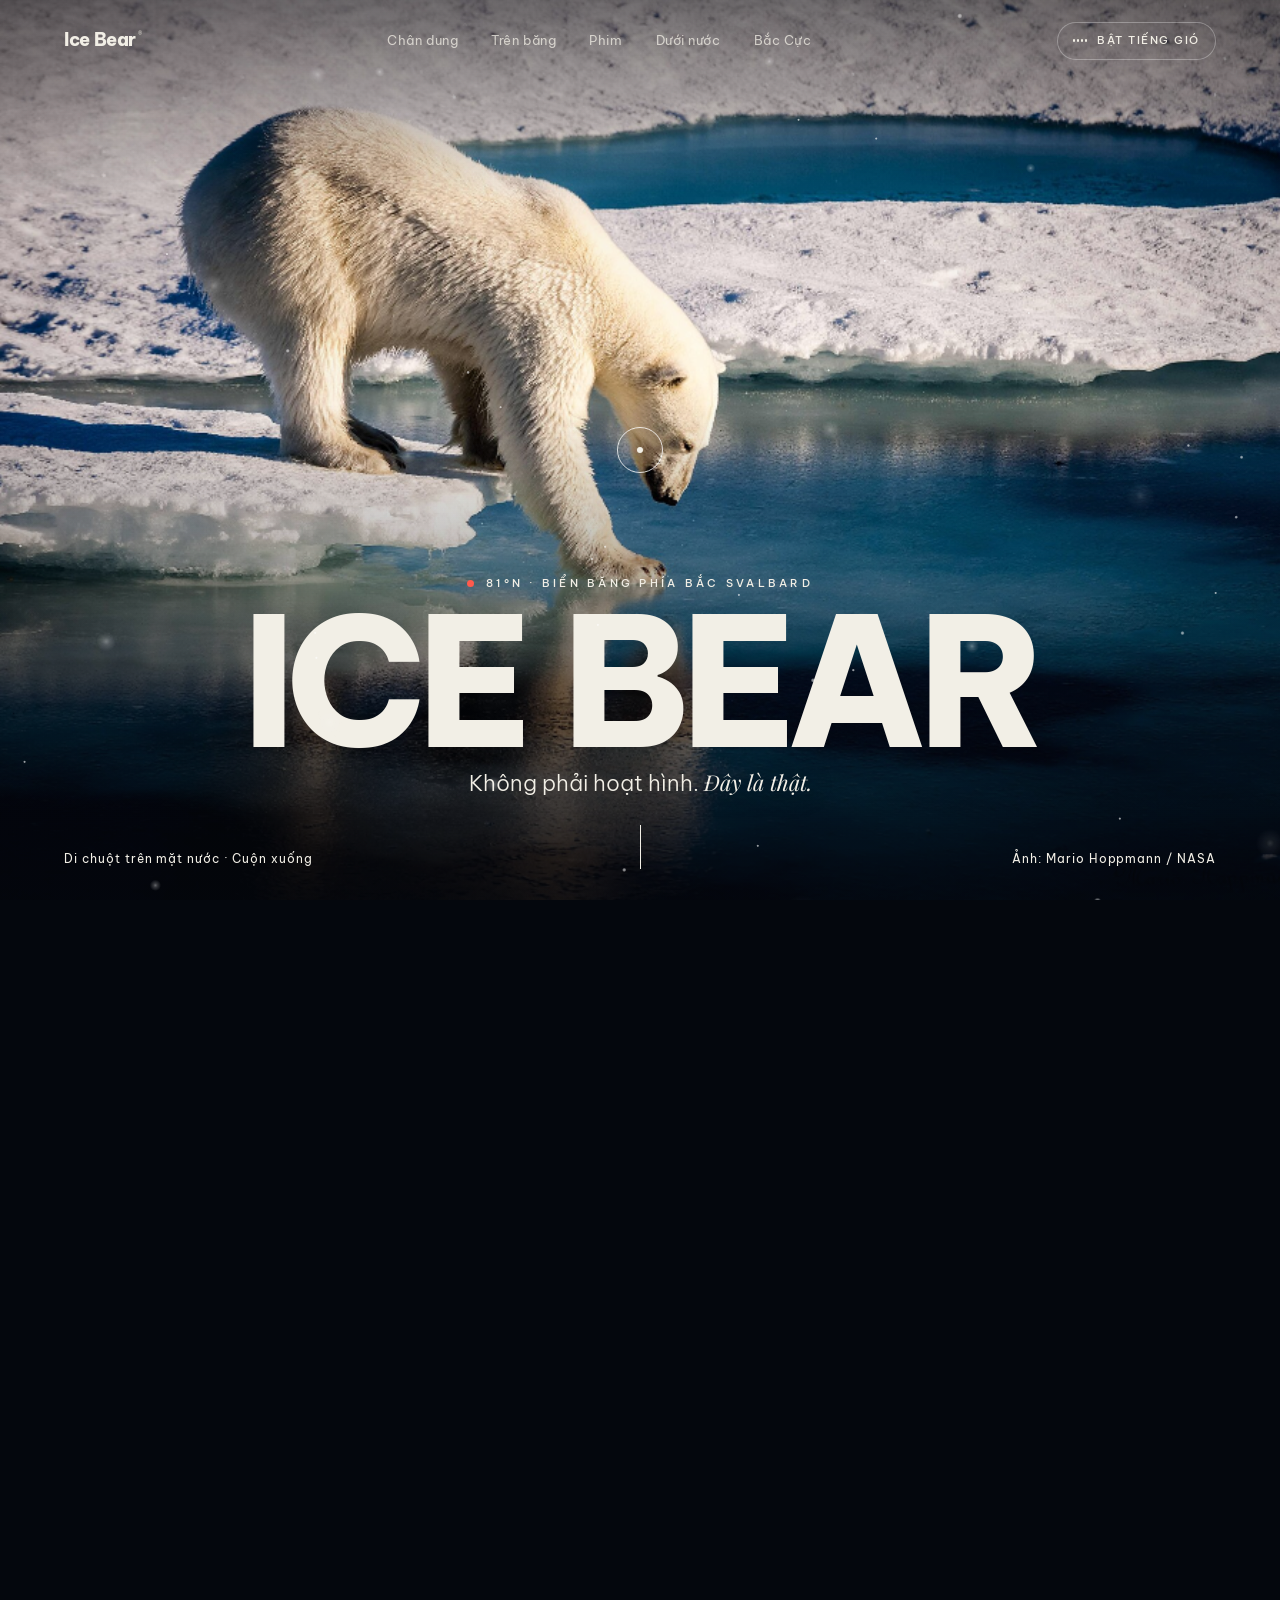
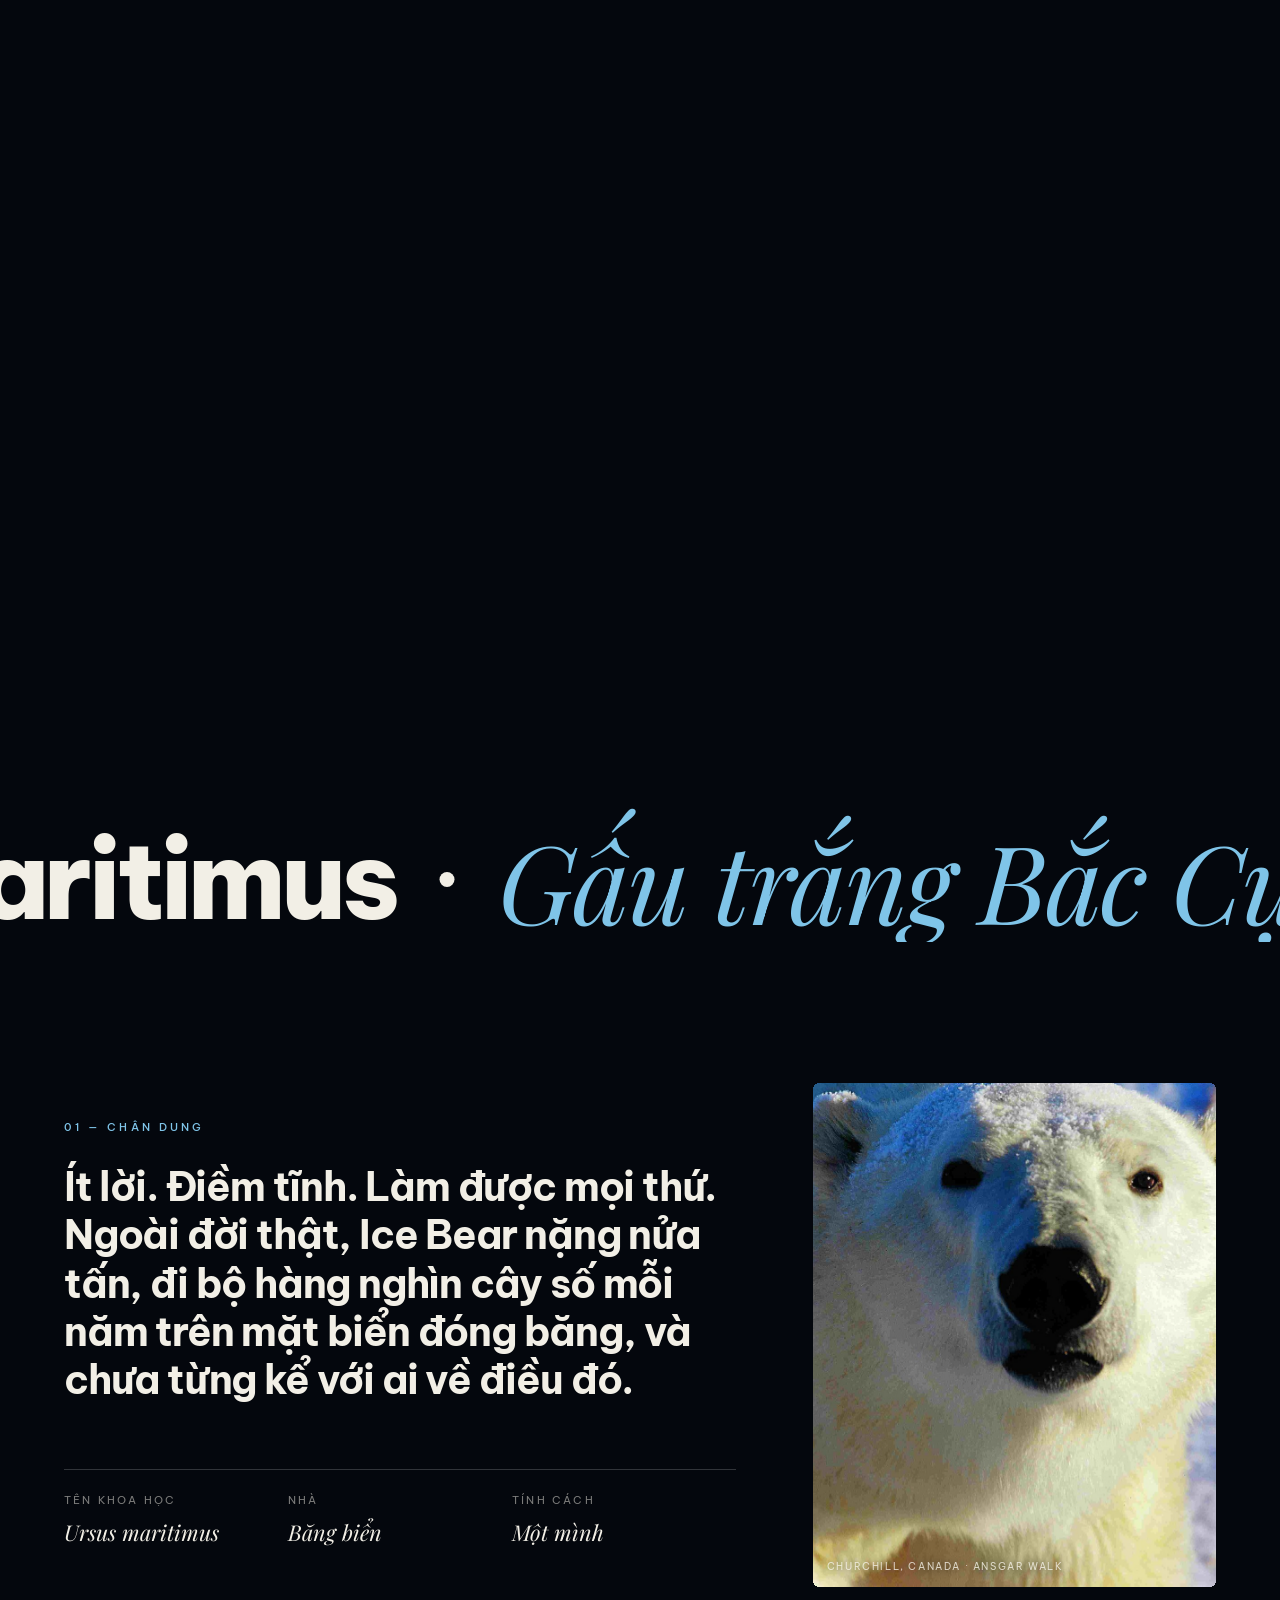
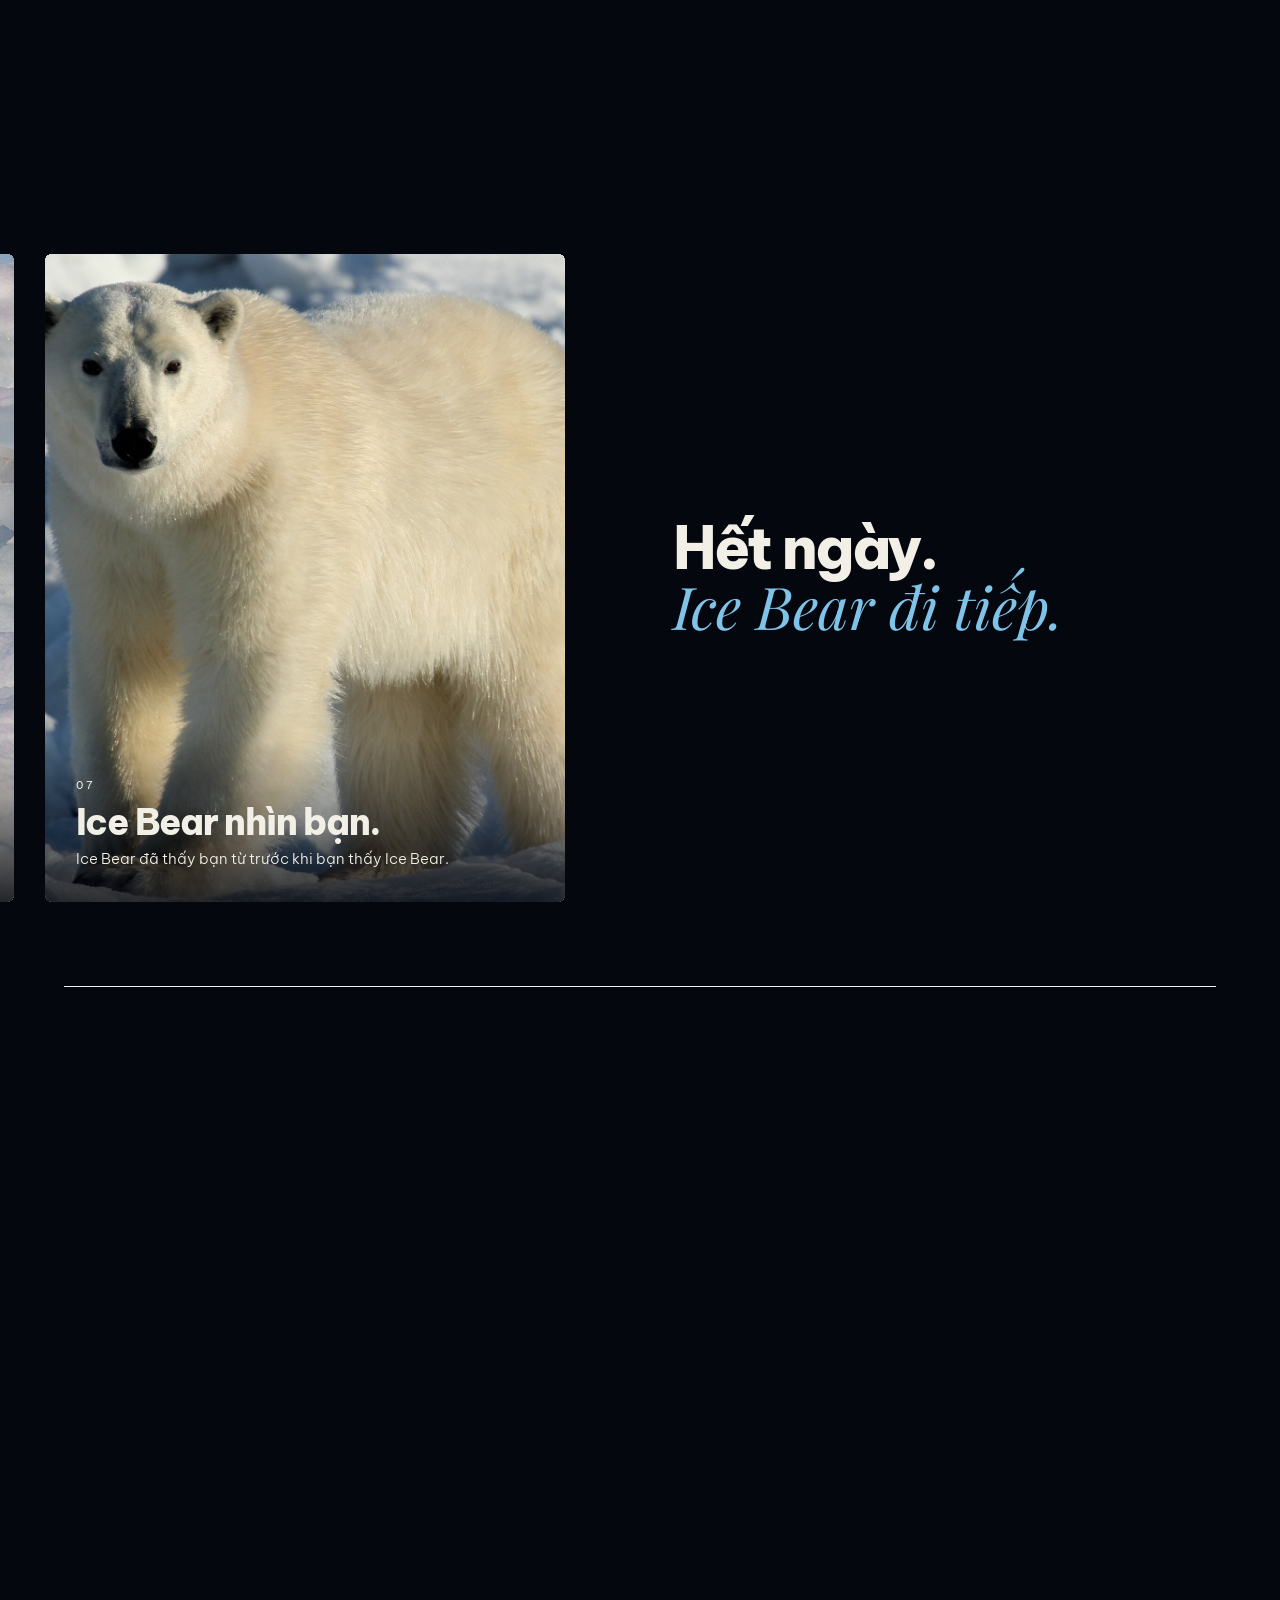
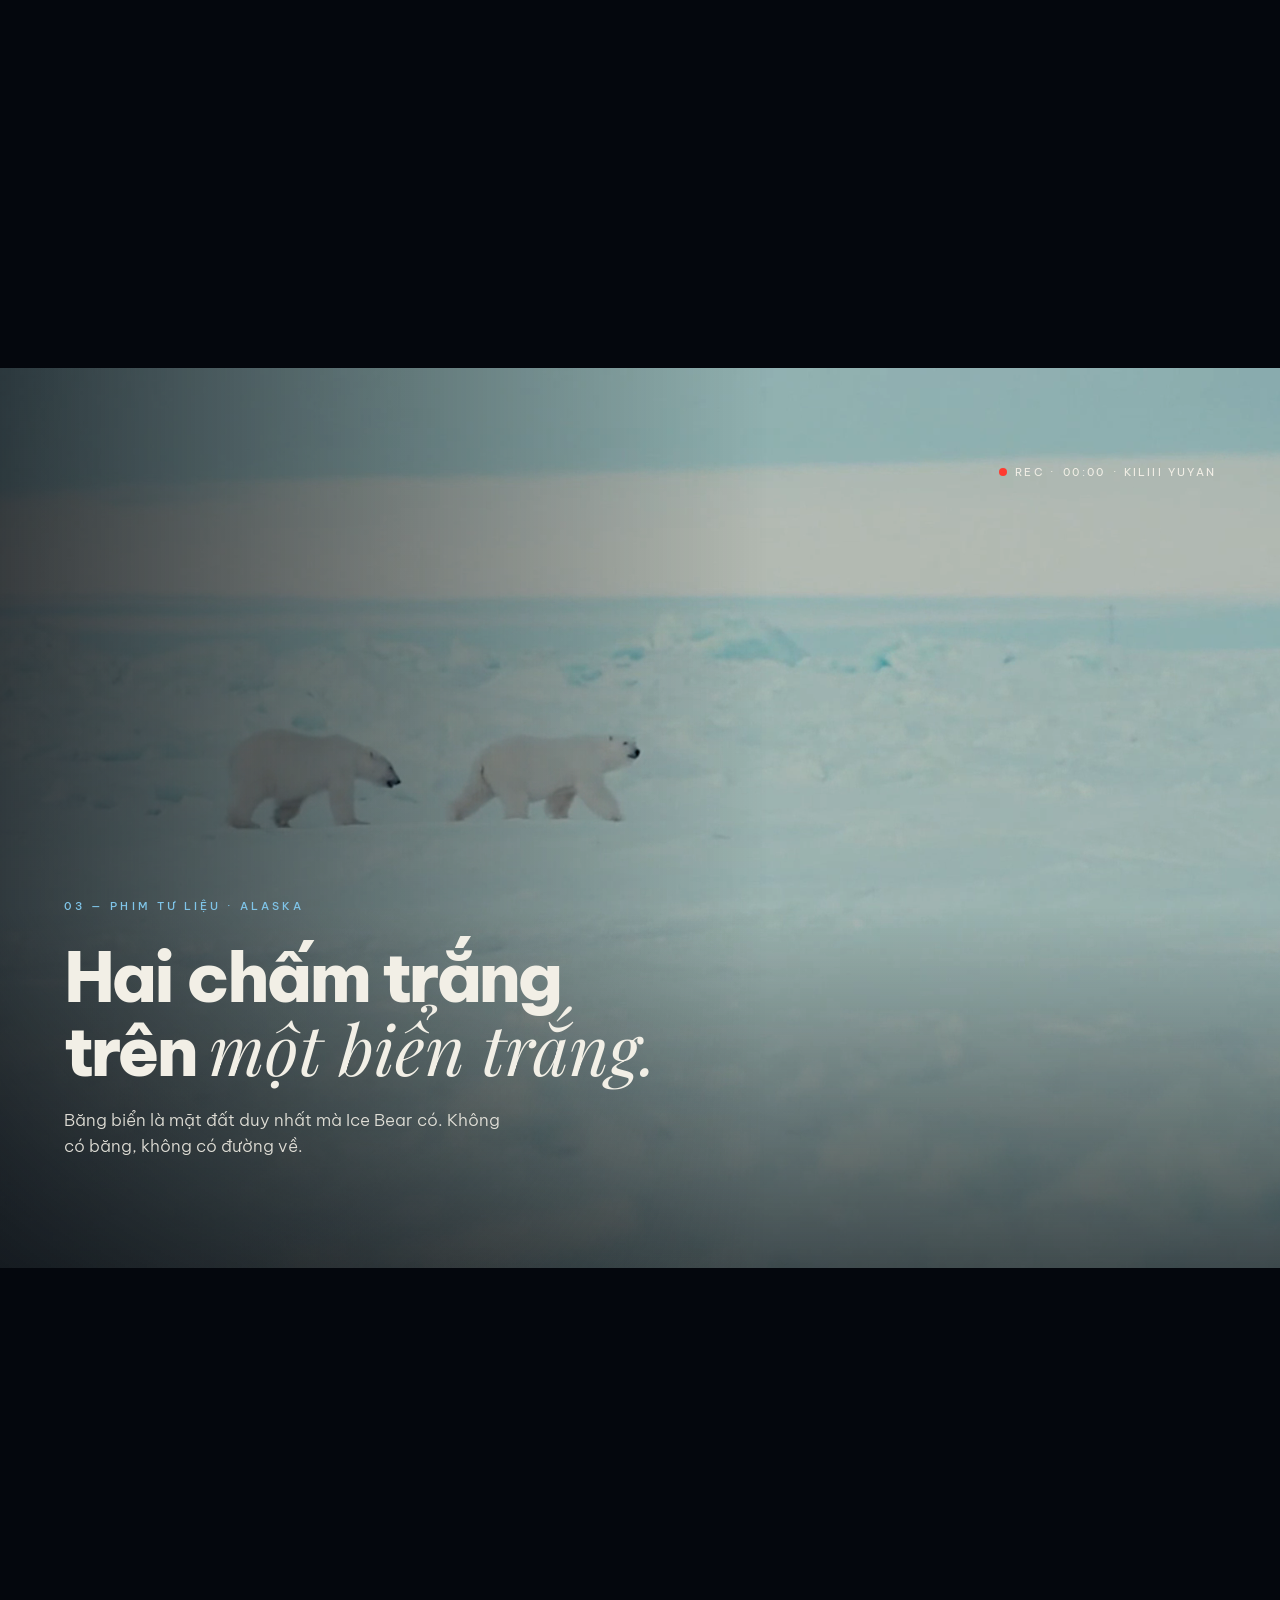
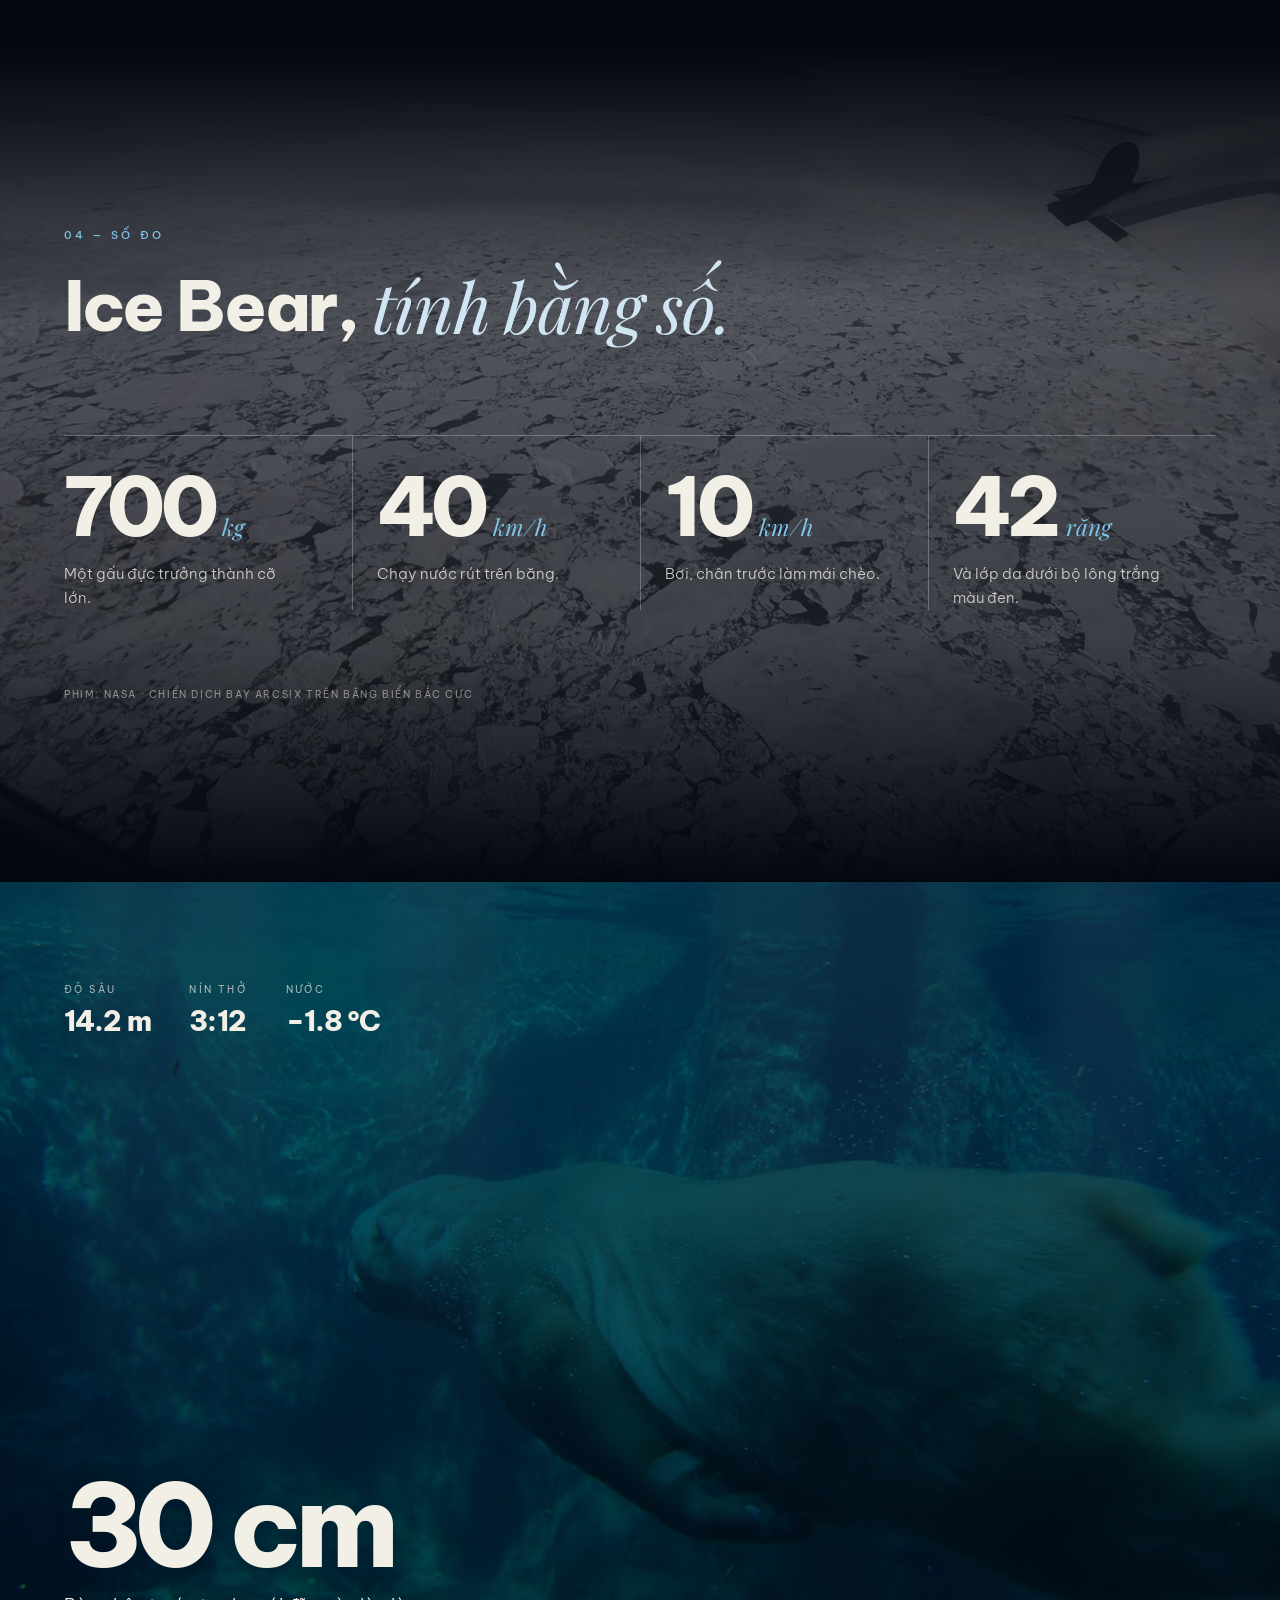
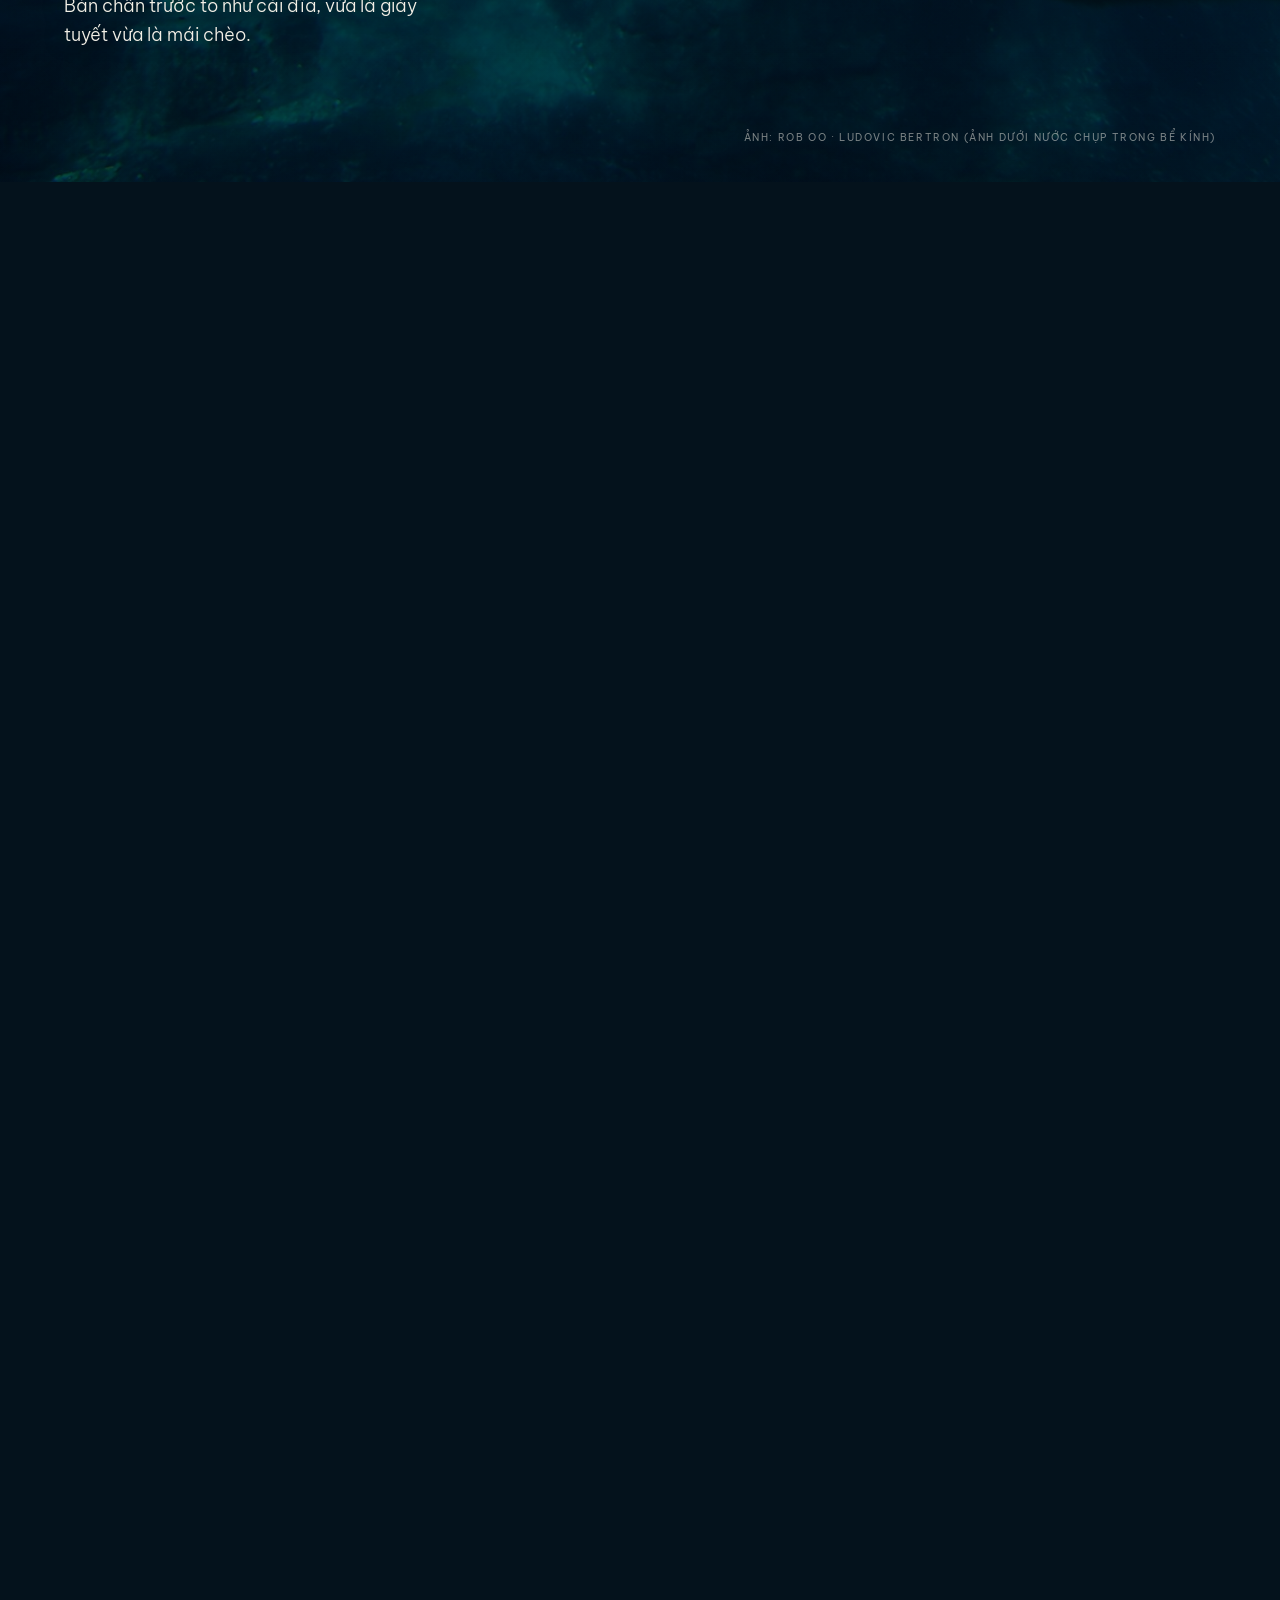
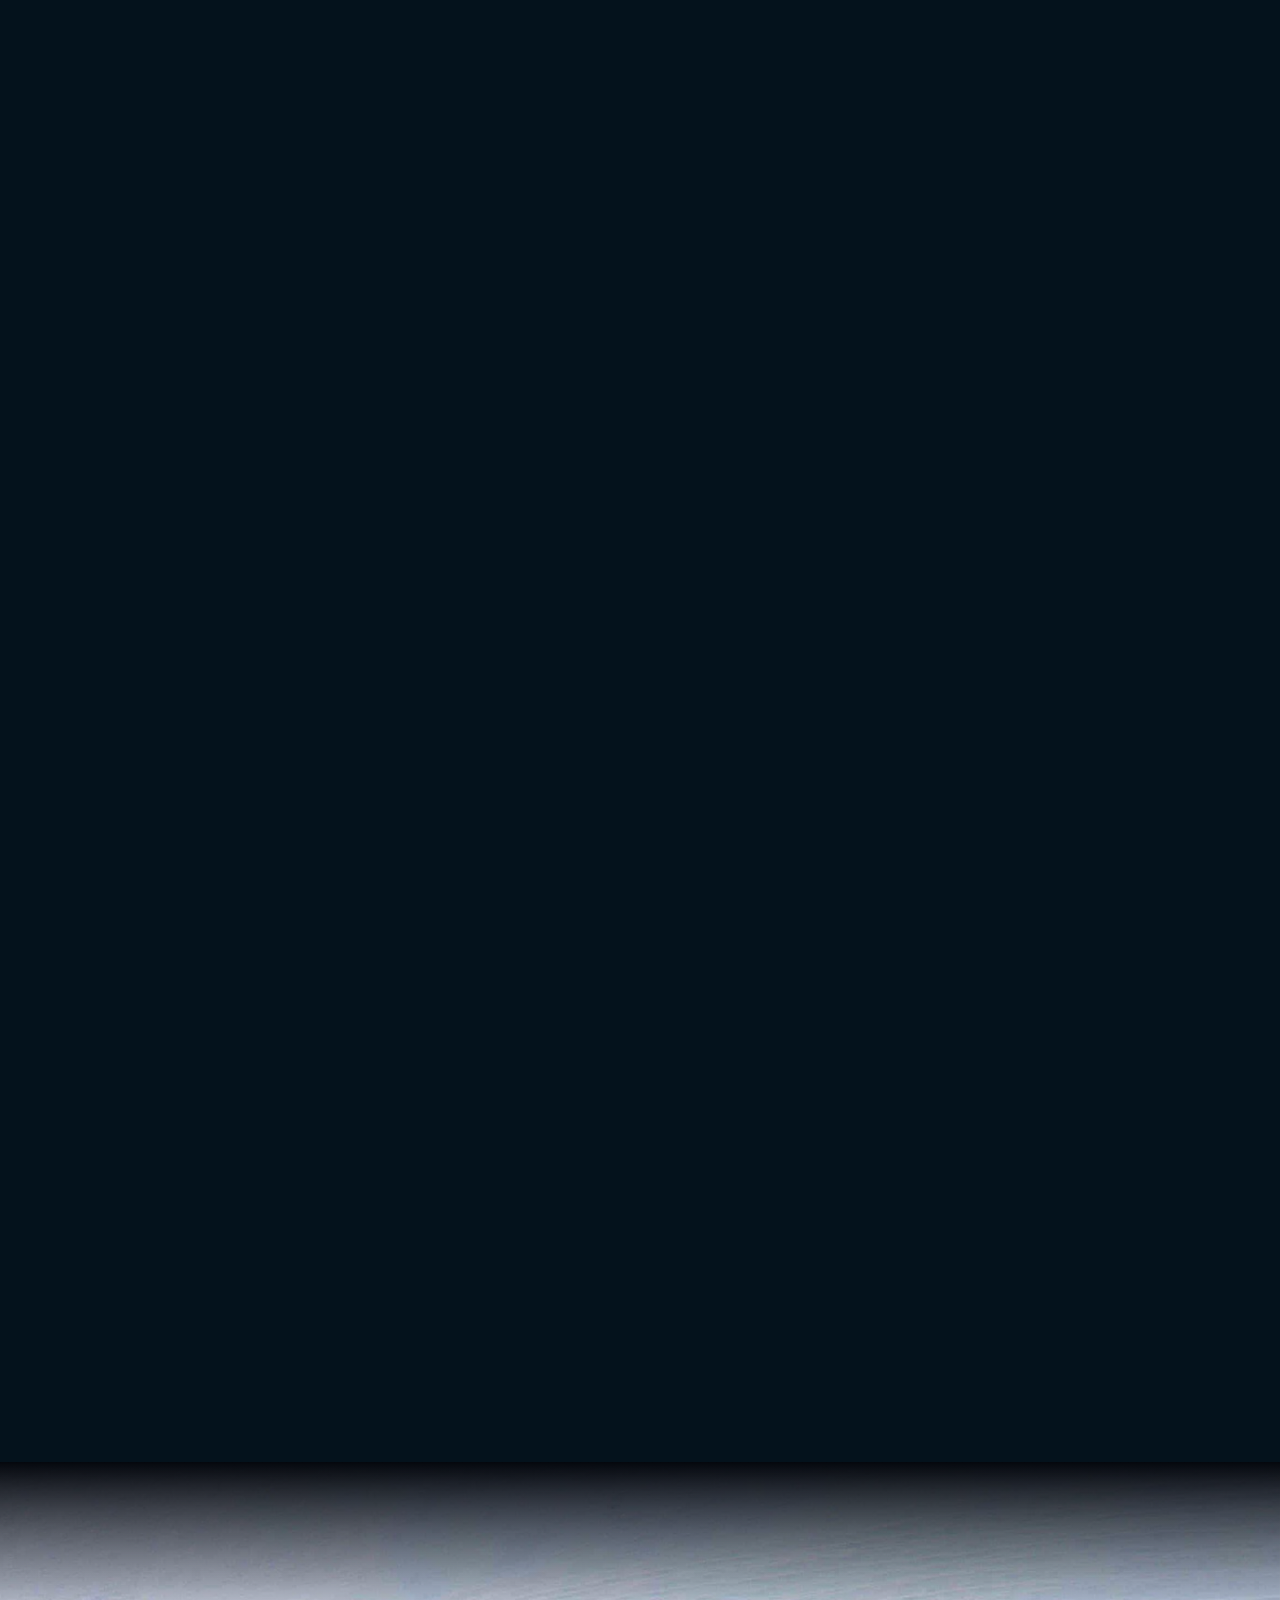
<file: index.html>
<!doctype html>
<html lang="vi">
<head>
  <meta charset="utf-8">
  <meta name="viewport" content="width=device-width, initial-scale=1">
  <title>Ice Bear — Bắc Cực, bản thật</title>
  <meta name="description" content="Ice Bear ngoài đời thật: gấu Bắc Cực, băng biển và cực quang qua ảnh và phim tư liệu.">
  <meta name="theme-color" content="#04070d">
  <link rel="icon" href="data:image/svg+xml,%3Csvg xmlns='http://www.w3.org/2000/svg' viewBox='0 0 64 64'%3E%3Ccircle cx='32' cy='32' r='30' fill='%2304070d'/%3E%3Ccircle cx='18' cy='18' r='8' fill='%23f2efe6'/%3E%3Ccircle cx='46' cy='18' r='8' fill='%23f2efe6'/%3E%3Ccircle cx='32' cy='35' r='20' fill='%23f2efe6'/%3E%3Ccircle cx='25' cy='31' r='2.4' fill='%2304070d'/%3E%3Ccircle cx='39' cy='31' r='2.4' fill='%2304070d'/%3E%3Cellipse cx='32' cy='40' rx='5' ry='3.4' fill='%2304070d'/%3E%3C/svg%3E">
  <link rel="preconnect" href="https://fonts.googleapis.com">
  <link rel="preconnect" href="https://fonts.gstatic.com" crossorigin>
  <link href="https://fonts.googleapis.com/css2?family=Be+Vietnam+Pro:wght@300;400;500;700;800&family=Playfair+Display:ital,wght@1,400;1,600&display=swap" rel="stylesheet">
  <link rel="preload" as="image" href="assets/hero-1920.jpg">
  <link rel="stylesheet" href="css/style.css">
  <link rel="stylesheet" href="css/fx.css">
</head>
<body class="is-loading">

  <div class="loader" id="loader" aria-hidden="true">
    <div class="loader__in">
      <p class="loader__k">Vĩ độ</p>
      <p class="loader__n"><span id="loaderNum">0</span>°<i>N</i></p>
      <div class="loader__bar"><span id="loaderBar"></span></div>
      <p class="loader__t">Đang đi về phía Bắc</p>
    </div>
  </div>

  <div class="cursor" aria-hidden="true"><div class="cursor__ring"></div><div class="cursor__dot"></div></div>
  <div class="progress" aria-hidden="true"><span id="progress"></span></div>
  <canvas id="snow" aria-hidden="true"></canvas>
  <div class="grain" aria-hidden="true"></div>

  <header class="nav" id="nav">
    <a class="nav__logo" href="#top">Ice&nbsp;Bear<i>®</i></a>
    <nav class="nav__links" aria-label="Điều hướng chính">
      <a href="#about">Chân dung</a>
      <a href="#gallery">Trên băng</a>
      <a href="#film">Phim</a>
      <a href="#dive">Dưới nước</a>
      <a href="#arctic">Bắc Cực</a>
    </nav>
    <button class="sound" id="soundBtn" aria-pressed="false" data-magnetic>
      <span class="sound__bars" aria-hidden="true"><i></i><i></i><i></i><i></i></span>
      <span id="soundLbl">Bật tiếng gió</span>
    </button>
  </header>

  <main>
    <!-- ============ HERO ============ -->
    <div class="hero-pin" id="heroPin">
      <section class="hero" id="top">
        <div class="hero__media">
          <canvas class="gl" id="heroGL" data-tex="hero" data-src="assets/hero-1920.jpg" aria-hidden="true"></canvas>
        </div>
        <div class="hero__shade" aria-hidden="true"></div>

        <div class="hero__head" id="heroHead">
          <p class="hero__eyebrow" data-intro style="--d:.2s"><i></i>81°N · Biển băng phía bắc Svalbard</p>
          <h1 class="hero__title" aria-label="Ice Bear">
            <span class="l" style="--i:0">I</span><span class="l" style="--i:1">C</span><span class="l" style="--i:2">E</span><span class="sp"></span><span class="l" style="--i:3">B</span><span class="l" style="--i:4">E</span><span class="l" style="--i:5">A</span><span class="l" style="--i:6">R</span>
          </h1>
          <p class="hero__sub" data-intro style="--d:1s">Không phải hoạt hình. <em>Đây là thật.</em></p>
        </div>

        <p class="hero__quote" id="heroQuote" aria-hidden="true">Ice Bear <em>không có</em> điểm yếu.</p>

        <div class="hero__foot">
          <p data-intro style="--d:1.2s">Di chuột trên mặt nước · Cuộn xuống</p>
          <div class="hero__hint" data-intro style="--d:1.35s" aria-hidden="true"><i></i></div>
          <p class="hero__credit" data-intro style="--d:1.2s">Ảnh: Mario Hoppmann / NASA</p>
        </div>
      </section>
    </div>

    <!-- ============ MARQUEE ============ -->
    <section class="marquee" aria-hidden="true">
      <div class="marquee__row" data-dir="-1"><div class="marquee__track">
        <span>Ursus maritimus</span><b></b><span class="o">Gấu trắng Bắc Cực</span><b></b><span>Ice Bear</span><b></b><span class="o">Chúa tể băng biển</span><b></b>
      </div></div>
    </section>

    <!-- ============ ABOUT ============ -->
    <section class="about" id="about">
      <div class="about__txt">
        <p class="tag" data-reveal>01 — Chân dung</p>
        <p class="about__text" id="manifesto">Ít lời. Điềm tĩnh. Làm được mọi thứ. Ngoài đời thật, Ice Bear nặng nửa tấn, đi bộ hàng nghìn cây số mỗi năm trên mặt biển đóng băng, và chưa từng kể với ai về điều đó.</p>
        <div class="about__meta">
          <div data-reveal style="--d:0s"><small>Tên khoa học</small><strong>Ursus maritimus</strong></div>
          <div data-reveal style="--d:.08s"><small>Nhà</small><strong>Băng biển</strong></div>
          <div data-reveal style="--d:.16s"><small>Tính cách</small><strong>Một mình</strong></div>
        </div>
      </div>
      <figure class="ph about__ph" data-ph data-par="0.14">
        <img src="assets/face.jpg" alt="Cận cảnh khuôn mặt một con gấu Bắc Cực nhìn thẳng vào ống kính" loading="lazy" decoding="async">
        <figcaption>Churchill, Canada · Ansgar Walk</figcaption>
      </figure>
    </section>

    <!-- ============ GALLERY (pinned horizontal) ============ -->
    <section class="gallery" id="gallery">
      <div class="gallery__stage">
        <div class="gallery__track" id="galleryTrack">
          <div class="gallery__intro">
            <p class="tag">02 — Trên băng</p>
            <h2>Một ngày<br>của <em>Ice Bear</em></h2>
            <p class="gallery__sub">Cuộn tiếp. Ảnh chụp thật, không chỉnh sửa nhân vật. <span aria-hidden="true">→</span></p>
          </div>

          <article class="shot shot--wide"><div class="shot__img"><img src="assets/leap.jpg" alt="Gấu Bắc Cực đang nhảy qua khe nước giữa hai tảng băng" loading="lazy" decoding="async"></div>
            <div class="shot__cap"><span>01</span><h3>Ice Bear nhảy.</h3><p>Băng mùa hè vỡ thành từng mảng. Muốn đi tiếp thì phải bật qua.</p></div></article>
          <article class="shot shot--tall"><div class="shot__img"><img src="assets/close.jpg" alt="Gấu Bắc Cực bước giữa các khối băng vỡ" loading="lazy" decoding="async"></div>
            <div class="shot__cap"><span>02</span><h3>Ice Bear dò đường.</h3><p>Mỗi bước đều thử độ chắc của băng trước khi dồn trọng lượng.</p></div></article>
          <article class="shot shot--wide"><div class="shot__img"><img src="assets/drift.jpg" alt="Gấu Bắc Cực nhảy giữa băng trôi, in bóng xuống mặt nước lặng" loading="lazy" decoding="async"></div>
            <div class="shot__cap"><span>03</span><h3>Ice Bear giữ thăng bằng.</h3><p>Vùng băng trôi phía bắc Svalbard, mặt biển phẳng như gương.</p></div></article>
          <article class="shot shot--wide"><div class="shot__img"><img src="assets/blue.jpg" alt="Gấu Bắc Cực đi trên băng cạnh vũng nước tan màu ngọc lam" loading="lazy" decoding="async"></div>
            <div class="shot__cap"><span>04</span><h3>Ice Bear đi dạo.</h3><p>Nước băng tan đọng thành những hồ màu ngọc trên mặt băng.</p></div></article>
          <article class="shot shot--wide"><div class="shot__img"><img src="assets/walk.jpg" alt="Gấu Bắc Cực há miệng khi bước trên băng" loading="lazy" decoding="async"></div>
            <div class="shot__cap"><span>05</span><h3>Ice Bear lên tiếng.</h3><p>Hiếm khi. Lần này là sau một cuộc săn hải cẩu không thành.</p></div></article>
          <article class="shot shot--wide"><div class="shot__img"><img src="assets/cub.jpg" alt="Gấu mẹ và gấu con trên tảng băng" loading="lazy" decoding="async"></div>
            <div class="shot__cap"><span>06</span><h3>Ice Bear từng nhỏ thế này.</h3><p>Gấu con theo mẹ hơn hai năm để học cách sống trên băng.</p></div></article>
          <article class="shot shot--tall"><div class="shot__img"><img src="assets/stand.jpg" alt="Gấu Bắc Cực đứng trên tuyết nhìn thẳng vào ống kính" loading="lazy" decoding="async"></div>
            <div class="shot__cap"><span>07</span><h3>Ice Bear nhìn bạn.</h3><p>Ice Bear đã thấy bạn từ trước khi bạn thấy Ice Bear.</p></div></article>

          <div class="gallery__end"><h2>Hết ngày.<br><em>Ice Bear đi tiếp.</em></h2></div>
        </div>
        <div class="gallery__bar"><span id="galleryBar"></span></div>
      </div>
    </section>

    <!-- ============ FILM (pinned, video expands) ============ -->
    <section class="film" id="film">
      <div class="film__stage">
        <h2 class="film__title" id="filmTitle" aria-hidden="true"><span>Đang</span><span>chiếu</span></h2>
        <div class="film__frame" id="filmFrame">
          <video id="filmVideo" src="assets/alaska.webm" muted loop playsinline preload="metadata" poster="assets/drift.jpg" aria-label="Phim tư liệu: hai con gấu Bắc Cực đi trên băng biển ở Alaska"></video>
          <div class="film__shade"></div>
        </div>
        <div class="film__over" id="filmOver">
          <p class="tag">03 — Phim tư liệu · Alaska</p>
          <h2>Hai chấm trắng<br>trên <em>một biển trắng.</em></h2>
          <p>Băng biển là mặt đất duy nhất mà Ice Bear có. Không có băng, không có đường về.</p>
        </div>
        <div class="film__hud" aria-hidden="true"><span class="rec"></span>REC · <span id="filmTime">00:00</span> · Kiliii Yuyan</div>
      </div>
    </section>

    <!-- ============ STATS ============ -->
    <section class="stats" id="stats">
      <video class="stats__bg" src="assets/seaice.webm" muted loop playsinline preload="none" data-autoplay aria-hidden="true"></video>
      <div class="stats__shade" aria-hidden="true"></div>
      <div class="stats__in">
        <p class="tag" data-reveal>04 — Số đo</p>
        <h2 class="h2" data-split>Ice Bear, <em>tính bằng số.</em></h2>
        <div class="stats__grid">
          <div class="stat" data-reveal style="--d:0s"><div class="stat__n"><span data-count="700">0</span><i>kg</i></div><p>Một gấu đực trưởng thành cỡ lớn.</p></div>
          <div class="stat" data-reveal style="--d:.1s"><div class="stat__n"><span data-count="40">0</span><i>km/h</i></div><p>Chạy nước rút trên băng.</p></div>
          <div class="stat" data-reveal style="--d:.2s"><div class="stat__n"><span data-count="10">0</span><i>km/h</i></div><p>Bơi, chân trước làm mái chèo.</p></div>
          <div class="stat" data-reveal style="--d:.3s"><div class="stat__n"><span data-count="42">0</span><i>răng</i></div><p>Và lớp da dưới bộ lông trắng màu đen.</p></div>
        </div>
        <p class="stats__credit">Phim: NASA · chiến dịch bay ARCSIX trên băng biển Bắc Cực</p>
      </div>
    </section>

    <!-- ============ DIVE (pinned) ============ -->
    <section class="dive" id="dive">
      <div class="dive__stage">
        <div class="dive__top">
          <canvas class="gl" id="swimGL" data-tex="swim" data-src="assets/swim.jpg" data-mode="swim" aria-hidden="true"></canvas>
        </div>
        <div class="dive__under" id="diveUnder"><div class="dive__uin" id="diveUin">
          <img src="assets/under.jpg" alt="Gấu Bắc Cực bơi dưới mặt nước, nhìn từ bên dưới" loading="lazy" decoding="async" id="diveImg">
          <div class="dive__caustics" aria-hidden="true"></div>
          <div class="dive__rays" aria-hidden="true"><i></i><i></i><i></i><i></i></div>
          <div class="dive__bubbles" id="bubbles" aria-hidden="true"></div>
          <div class="dive__deep" id="diveDeep" aria-hidden="true"></div>
        </div></div>
        <div class="dive__line" id="diveLine" aria-hidden="true"></div>

        <div class="dive__head" id="diveHead">
          <p class="tag">05 — Dưới nước</p>
          <h2>Ice Bear<br><em>hít một hơi.</em></h2>
        </div>

        <div class="dive__hud" aria-hidden="true">
          <div><small>Độ sâu</small><strong><span id="diveDepth">0.0</span> m</strong></div>
          <div><small>Nín thở</small><strong id="diveTime">0:00</strong></div>
          <div><small>Nước</small><strong>−1.8 °C</strong></div>
        </div>

        <div class="dive__caps">
          <p class="dive__cap"><b>3 phút</b>Ice Bear có thể nín thở hơn ba phút cho một lần lặn.</p>
          <p class="dive__cap"><b>10 cm</b>Lớp mỡ dày cả gang tay giữ ấm giữa làn nước dưới 0°C.</p>
          <p class="dive__cap"><b>30 cm</b>Bàn chân trước to như cái đĩa, vừa là giày tuyết vừa là mái chèo.</p>
        </div>
        <p class="dive__credit">Ảnh: Rob Oo · Ludovic Bertron (ảnh dưới nước chụp trong bể kính)</p>
      </div>
    </section>

    <!-- ============ REST ============ -->
    <section class="rest" id="rest">
      <div class="rest__media" data-par-bg><img src="assets/rest.jpg" alt="Gấu Bắc Cực nằm duỗi dài nghỉ trên tuyết" loading="lazy" decoding="async"></div>
      <div class="rest__shade" aria-hidden="true"></div>
      <div class="rest__in">
        <p class="tag" data-reveal>06 — Giờ nghỉ</p>
        <h2 class="h2" data-split>Ice Bear ngủ ở đâu cũng được. <em>Miễn là lạnh.</em></h2>
        <p class="lead" data-reveal>Trong phim là cái tủ lạnh. Ngoài đời là một hố tuyết, lưng quay về hướng gió, mũi giấu dưới bàn chân.</p>
      </div>
    </section>

    <!-- ============ TALK (aurora) ============ -->
    <section class="talk" id="talk">
      <canvas class="gl" id="auroraGL" data-tex="aurora" data-src="assets/aurora.jpg" data-mode="aurora" aria-hidden="true"></canvas>
      <div class="talk__shade" aria-hidden="true"></div>
      <div class="talk__in">
        <p class="tag" data-reveal>07 — Đêm cực · Hỏi Ice Bear</p>
        <p class="talk__text" id="talkText" aria-live="polite" data-reveal>Ice Bear đang nghe.</p>
        <div class="talk__row" data-reveal>
          <button class="btn" id="talkBtn" data-magnetic><span>Hỏi Ice Bear một câu</span></button>
          <small>Ảnh: Không quân Hoa Kỳ · Joshua Strang</small>
        </div>
      </div>
    </section>

    <!-- ============ ARCTIC ============ -->
    <section class="arctic" id="arctic">
      <div class="arctic__copy">
        <p class="tag" data-reveal>08 — Ngôi nhà đang tan</p>
        <h2 class="h2" data-split>Băng mỏng dần. <em>Ice Bear không thích điều đó.</em></h2>
        <p class="lead" data-reveal>Gấu Bắc Cực cần băng biển để săn mồi, di chuyển và nuôi con. Mỗi mùa hè, mặt băng ấy lại nhỏ đi một chút.</p>
        <div class="arctic__facts">
          <div data-reveal style="--d:0s"><strong>~<span data-count="26000">0</span></strong><small>cá thể ước tính còn trong tự nhiên</small></div>
          <div data-reveal style="--d:.1s"><strong>−<span data-count="13">0</span>%</strong><small>băng biển tháng 9 mất đi mỗi thập kỷ kể từ 1979</small></div>
        </div>
        <div class="arctic__btns" data-reveal>
          <a class="btn" href="https://polarbearsinternational.org" target="_blank" rel="noopener" data-magnetic><span>Polar Bears International</span></a>
          <a class="btn btn--ghost" href="https://www.arcticwwf.org" target="_blank" rel="noopener" data-magnetic><span>WWF Arctic</span></a>
        </div>
      </div>
      <div class="arctic__viz" id="arcticViz">
        <div class="arctic__ring" aria-hidden="true"></div>
        <div class="arctic__ice" id="arcticIce"><img src="assets/melt.jpg" alt="Băng biển Bắc Cực đang tan nhìn từ trên cao, loang lổ những vũng nước" loading="lazy" decoding="async"></div>
        <div class="arctic__year" aria-hidden="true"><span id="arcticYear">1979</span><small>Băng biển mùa hè</small></div>
        <figure class="ph arctic__thin" data-ph>
          <img src="assets/thin.jpg" alt="Một con gấu Bắc Cực gầy trơ xương đứng trên mảng băng nhỏ" loading="lazy" decoding="async">
          <figcaption>Svalbard, 2015 · Andreas Weith</figcaption>
        </figure>
      </div>
    </section>
  </main>

  <footer class="footer">
    <p class="footer__say">Ice Bear cảm ơn bạn đã cuộn tới đây.</p>
    <div class="footer__big" aria-hidden="true"><span>I</span><span>C</span><span>E</span><span class="sp"></span><span>B</span><span>E</span><span>A</span><span>R</span></div>
    <div class="footer__row">
      <p>Trang fan-made phi lợi nhuận. <em>We Bare Bears</em> và nhân vật Ice Bear thuộc bản quyền của Cartoon Network; trang này không dùng hình ảnh từ phim. Toàn bộ ảnh và phim là tư liệu thật từ Wikimedia Commons.</p>
      <a class="btn btn--ghost" href="#top" data-magnetic><span>Lên đầu trang ↑</span></a>
    </div>
    <details class="credits">
      <summary>Nguồn ảnh và giấy phép</summary>
      <ul><li><a href="https://commons.wikimedia.org/wiki/File:Polar_Bears_Across_the_Arctic_Face_Shorter_Sea_Ice_Season_(29664357826)_(2).jpg" target="_blank" rel="noopener">Polar Bears Across the Arctic Face Shorter Sea Ice Season (2</a> — Mario Hoppmann / NASA Goddard · Public domain</li>
        <li><a href="https://commons.wikimedia.org/wiki/File:Polarb%C3%A4r_13_2004-11-17.jpg" target="_blank" rel="noopener">Polarbär 13 2004-11-17</a> — Ansgar Walk · CC BY 2.5</li>
        <li><a href="https://commons.wikimedia.org/wiki/File:Polar_Bear_AdF.jpg" target="_blank" rel="noopener">Polar Bear AdF</a> — Arturo de Frias Marques · CC BY-SA 4.0</li>
        <li><a href="https://commons.wikimedia.org/wiki/File:Arth_wen_Ursus_maritimus.jpg" target="_blank" rel="noopener">Arth wen Ursus maritimus</a> — Alun Williams333 · CC BY-SA 4.0</li>
        <li><a href="https://commons.wikimedia.org/wiki/File:Polar_bear_(Ursus_maritimus)_in_the_drift_ice_region_north_of_Svalbard.jpg" target="_blank" rel="noopener">Polar bear (Ursus maritimus) in the drift ice region north o</a> — Andreas Weith · CC BY-SA 4.0</li>
        <li><a href="https://commons.wikimedia.org/wiki/File:Polar_Bear_with_its_tongue_sticking_out.jpg" target="_blank" rel="noopener">Polar Bear with its tongue sticking out</a> — Christopher Michel · CC BY 2.0</li>
        <li><a href="https://commons.wikimedia.org/wiki/File:Polar_bear_after_unlucky_hunt_for_a_seal.jpg" target="_blank" rel="noopener">Polar bear after unlucky hunt for a seal</a> — Andreas Weith · CC BY-SA 4.0</li>
        <li><a href="https://commons.wikimedia.org/wiki/File:Polar_bear_(Ursus)_maritimus_female_with_its_cub,_Svalbard_(2).jpg" target="_blank" rel="noopener">Polar bear (Ursus) maritimus female with its cub, Svalbard (</a> — AWeith · CC BY-SA 4.0</li>
        <li><a href="https://commons.wikimedia.org/wiki/File:Dungarees_the_polar_bear_(Wapusk_National_Park)_(6375873931).jpg" target="_blank" rel="noopener">Dungarees the polar bear (Wapusk National Park) (6375873931)</a> — Emma · CC BY 2.0</li>
        <li><a href="https://commons.wikimedia.org/wiki/File:Polar_bears_in_Alaska.webm" target="_blank" rel="noopener">Polar bears in Alaska</a> — Kiliii Yuyan · CC BY 3.0</li>
        <li><a href="https://commons.wikimedia.org/wiki/File:ARCSIX_Analyzes_Arctic_Sea_Ice_Loss_(153113).webm" target="_blank" rel="noopener">ARCSIX Analyzes Arctic Sea Ice Loss (153113)</a> — Photographs and video by Gary Banziger (NASA Langley) and Ra · Public domain</li>
        <li><a href="https://commons.wikimedia.org/wiki/File:Curious_(202284623).jpeg" target="_blank" rel="noopener">Curious (202284623)</a> — Rob Oo · CC BY 3.0</li>
        <li><a href="https://commons.wikimedia.org/wiki/File:Polar_bear_swimming_underwater_(2987555976).jpg" target="_blank" rel="noopener">Polar bear swimming underwater (2987555976)</a> — Ludovic Bertron from New York City, Usa · CC BY 2.0</li>
        <li><a href="https://commons.wikimedia.org/wiki/File:Polarb%C3%A4r_3_2004-11-17.jpg" target="_blank" rel="noopener">Polarbär 3 2004-11-17</a> — Ansgar Walk · CC BY 2.5</li>
        <li><a href="https://commons.wikimedia.org/wiki/File:Aurora_borealis_over_Eielson_Air_Force_Base,_Alaska.jpg" target="_blank" rel="noopener">Aurora borealis over Eielson Air Force Base, Alaska</a> — United States Air Force photo by Senior Airman Joshua Strang · Public domain</li>
        <li><a href="https://commons.wikimedia.org/wiki/File:View_from_above_(4370260875).jpg" target="_blank" rel="noopener">View from above (4370260875)</a> — U.S. Geological Survey from Reston, VA, USA · Public domain</li>
        <li><a href="https://commons.wikimedia.org/wiki/File:Endangered_arctic_-_starving_polar_bear_(cropped).jpg" target="_blank" rel="noopener">Endangered arctic - starving polar bear (cropped)</a> — Andreas Weith · CC BY-SA 4.0</li></ul>
    </details>
  </footer>

  <script src="js/tex.js"></script>
  <script src="js/fx.js"></script>
  <script src="js/main.js"></script>
</body>
</html>
</file>
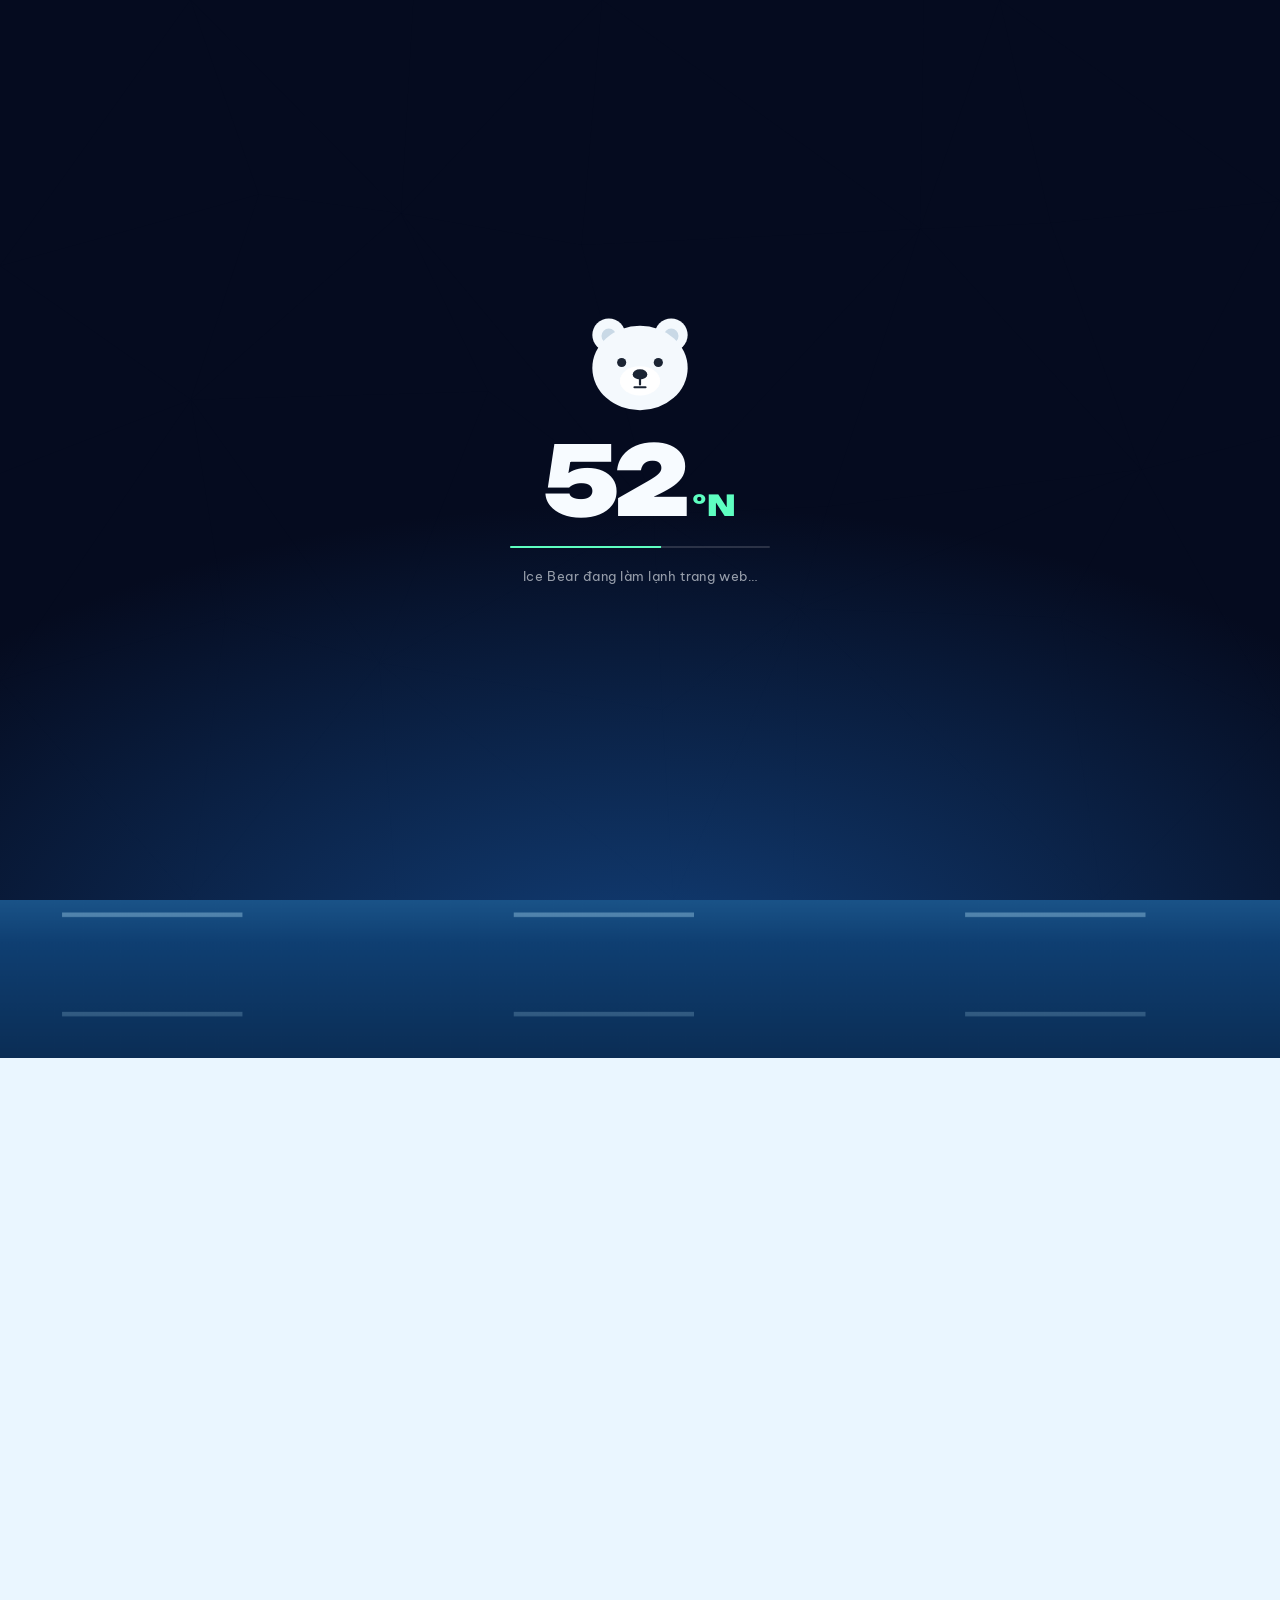
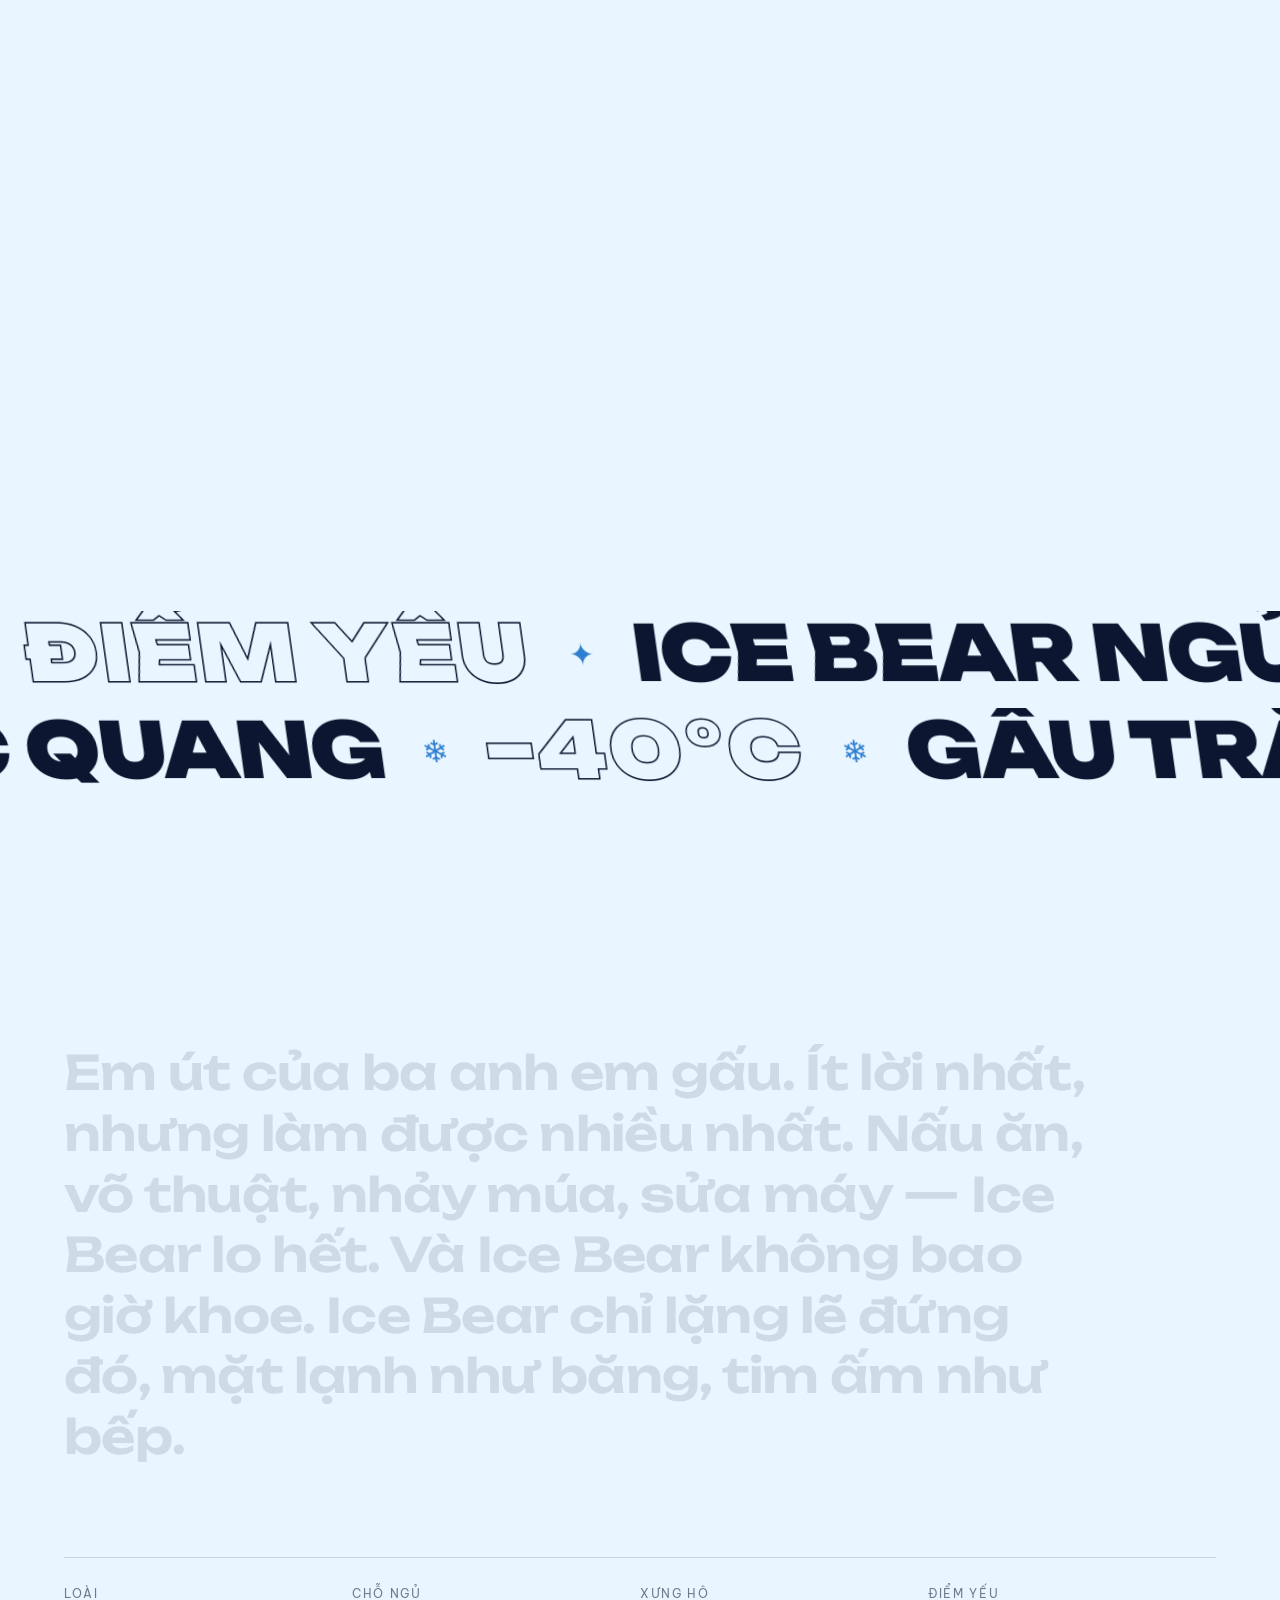
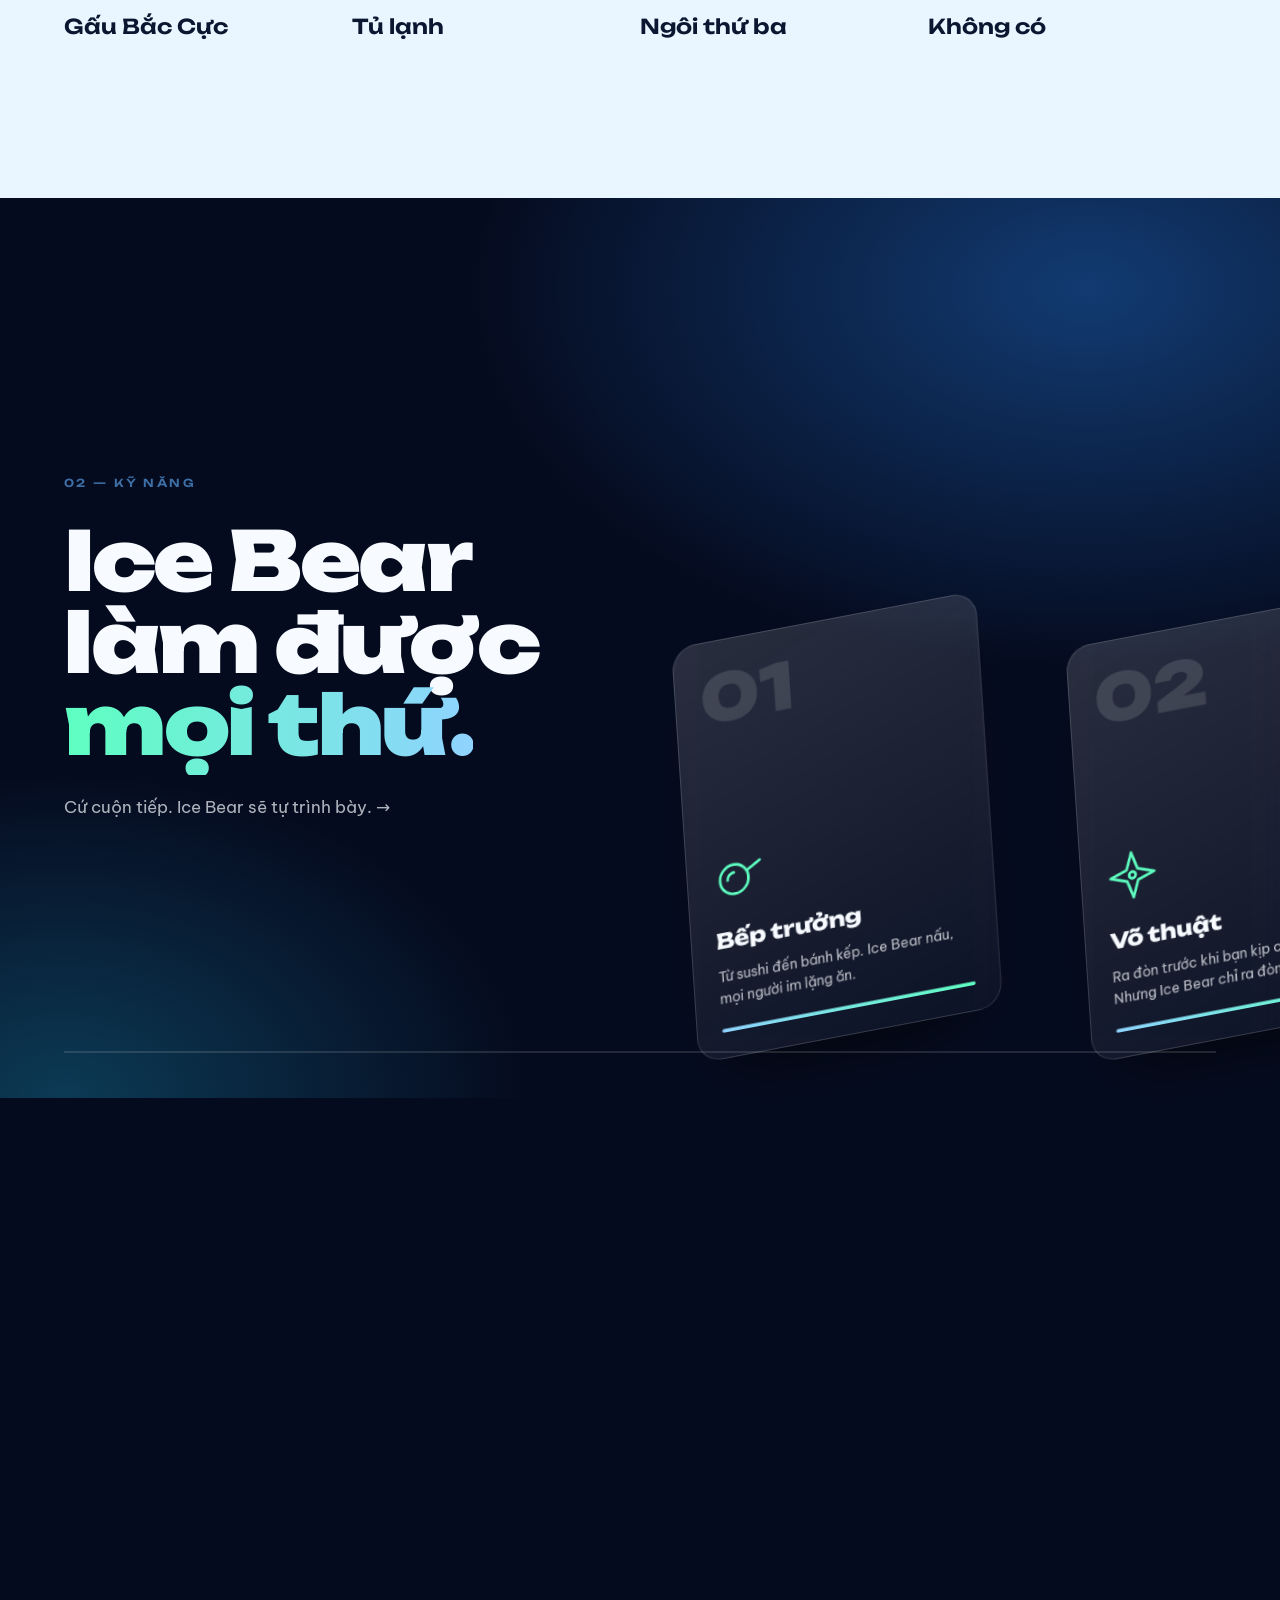
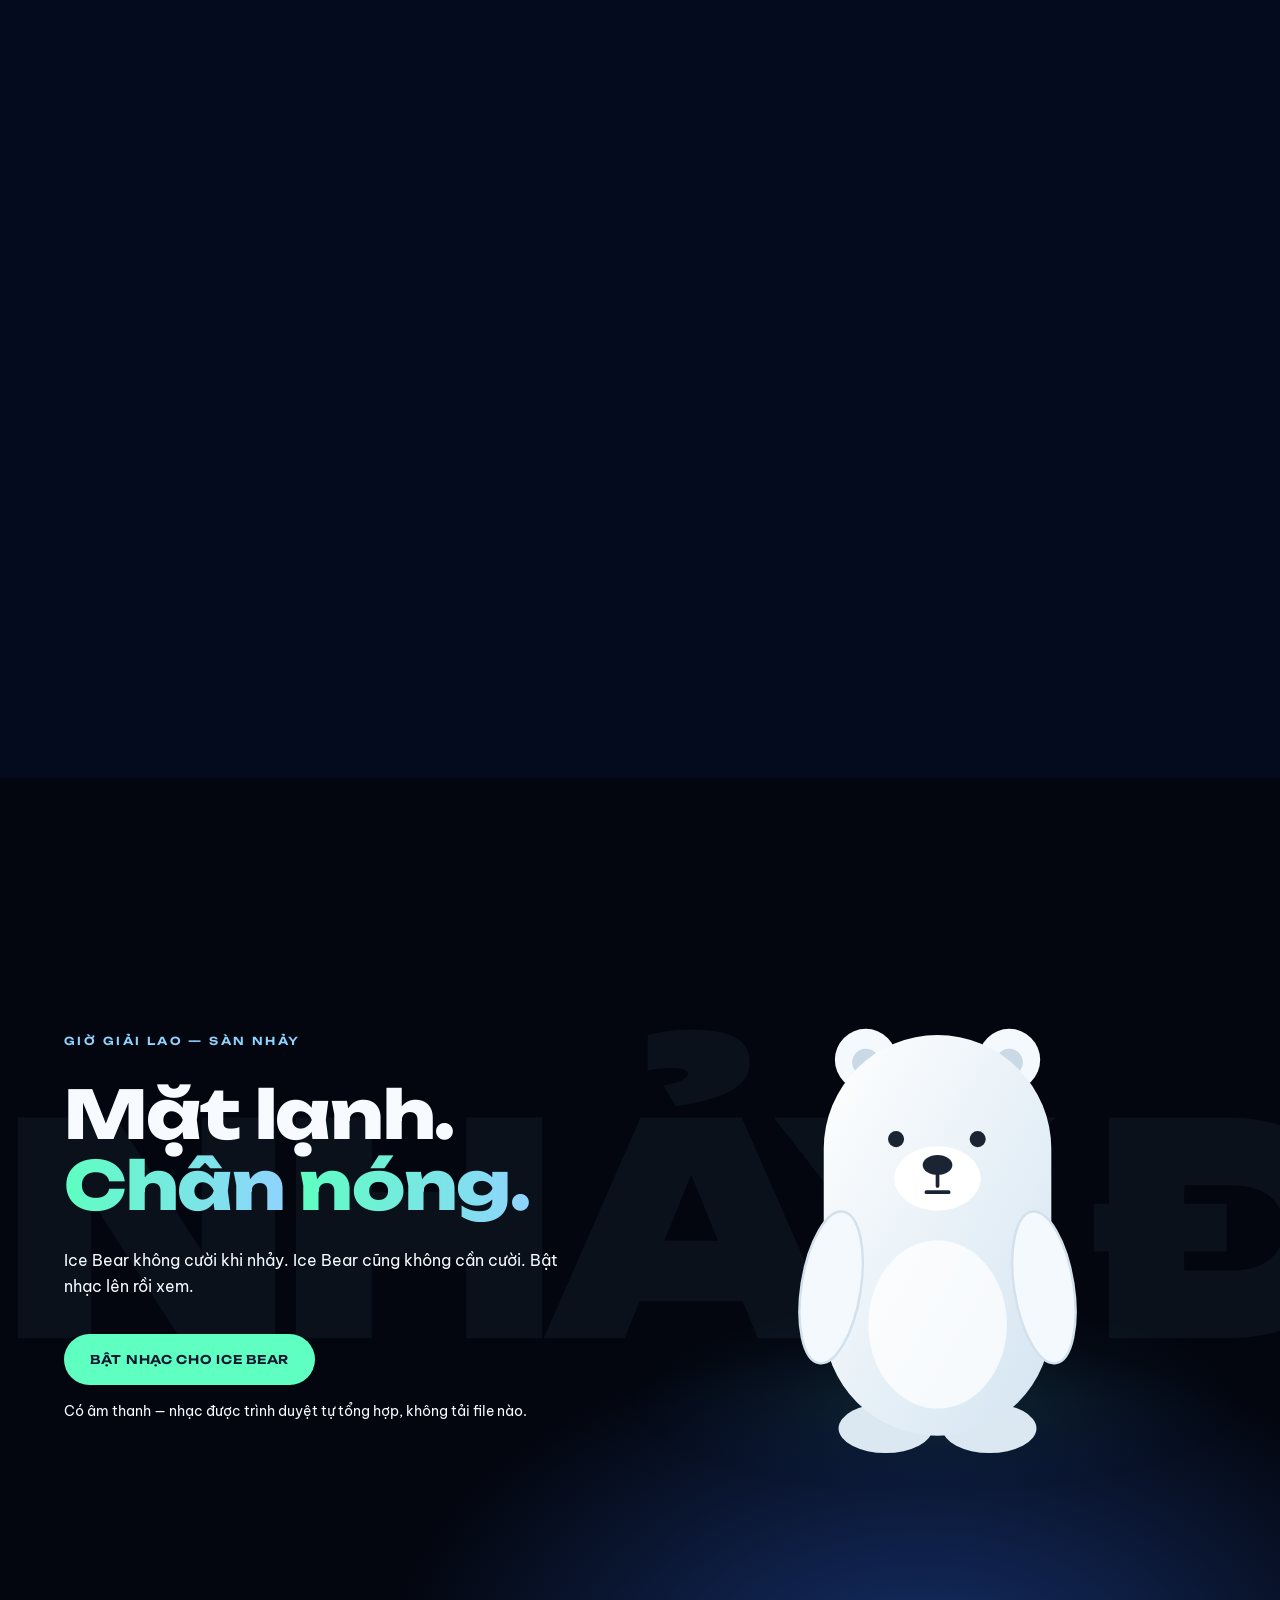
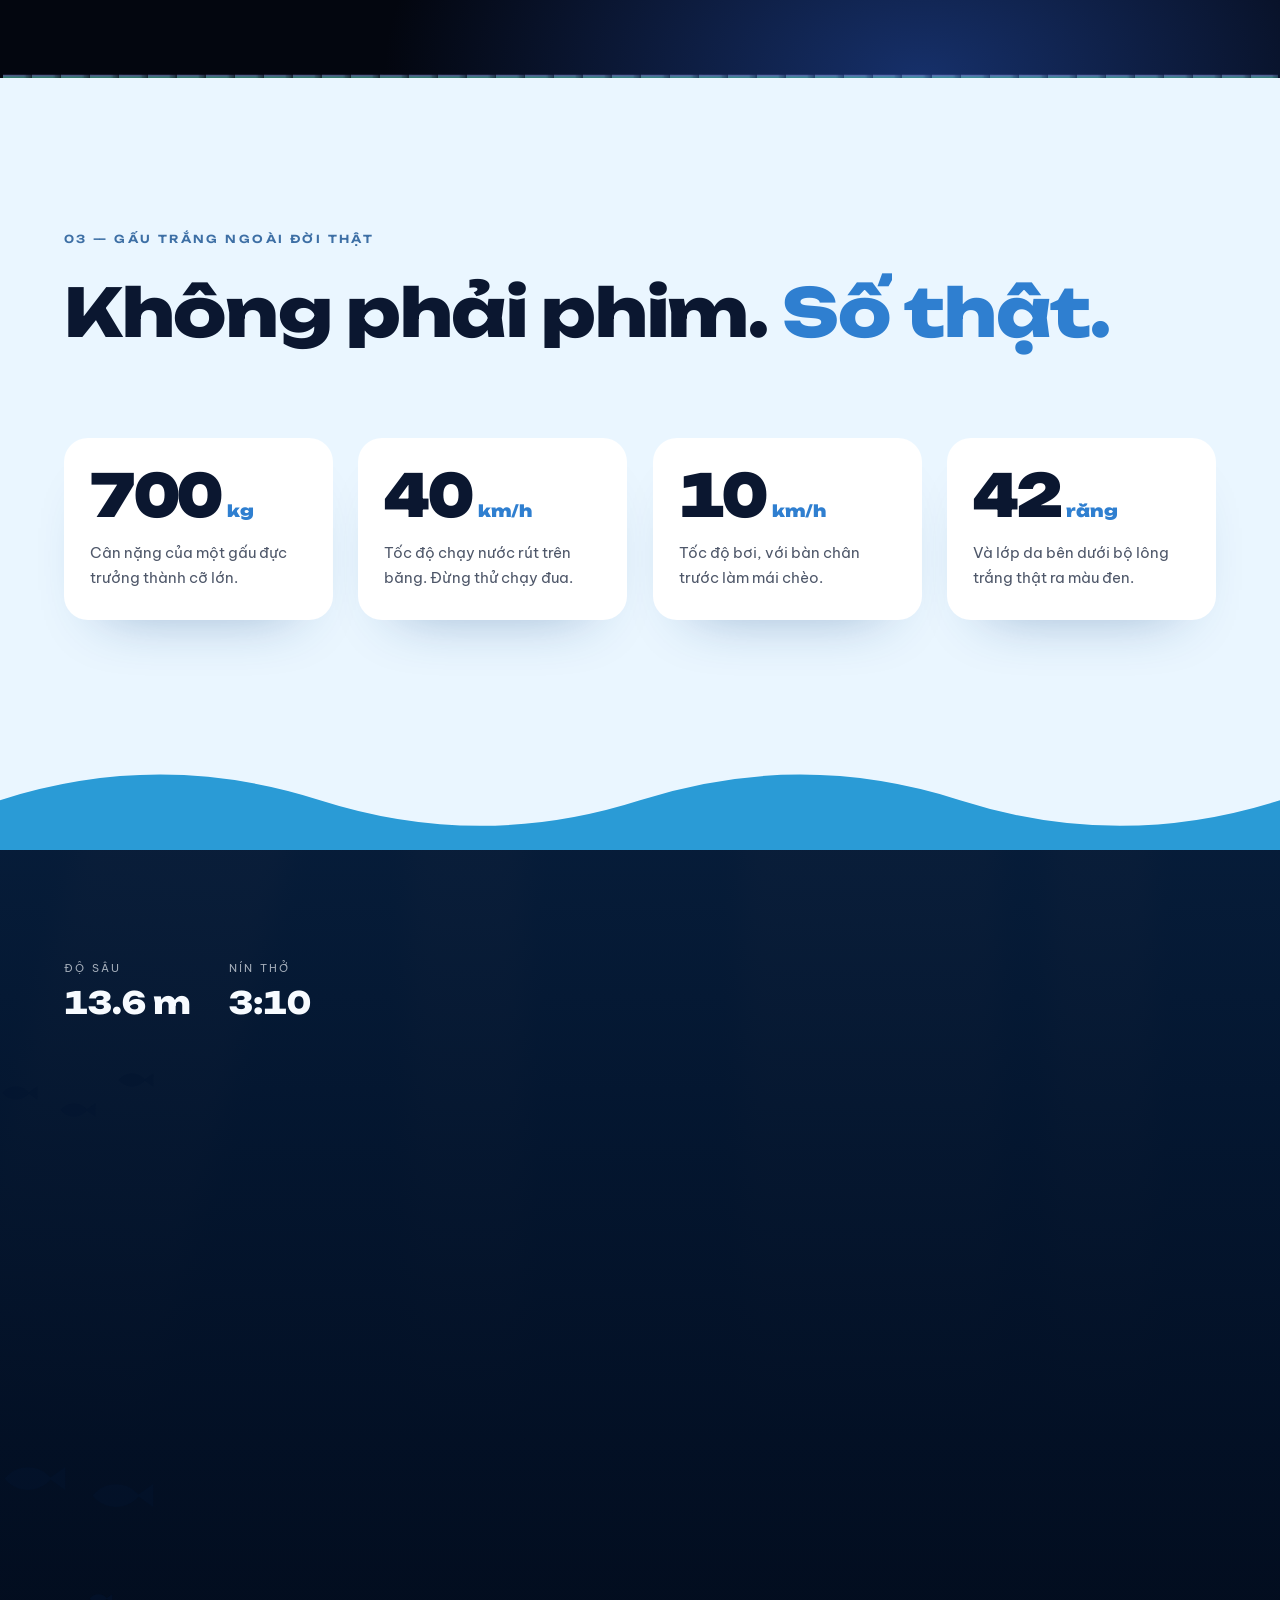
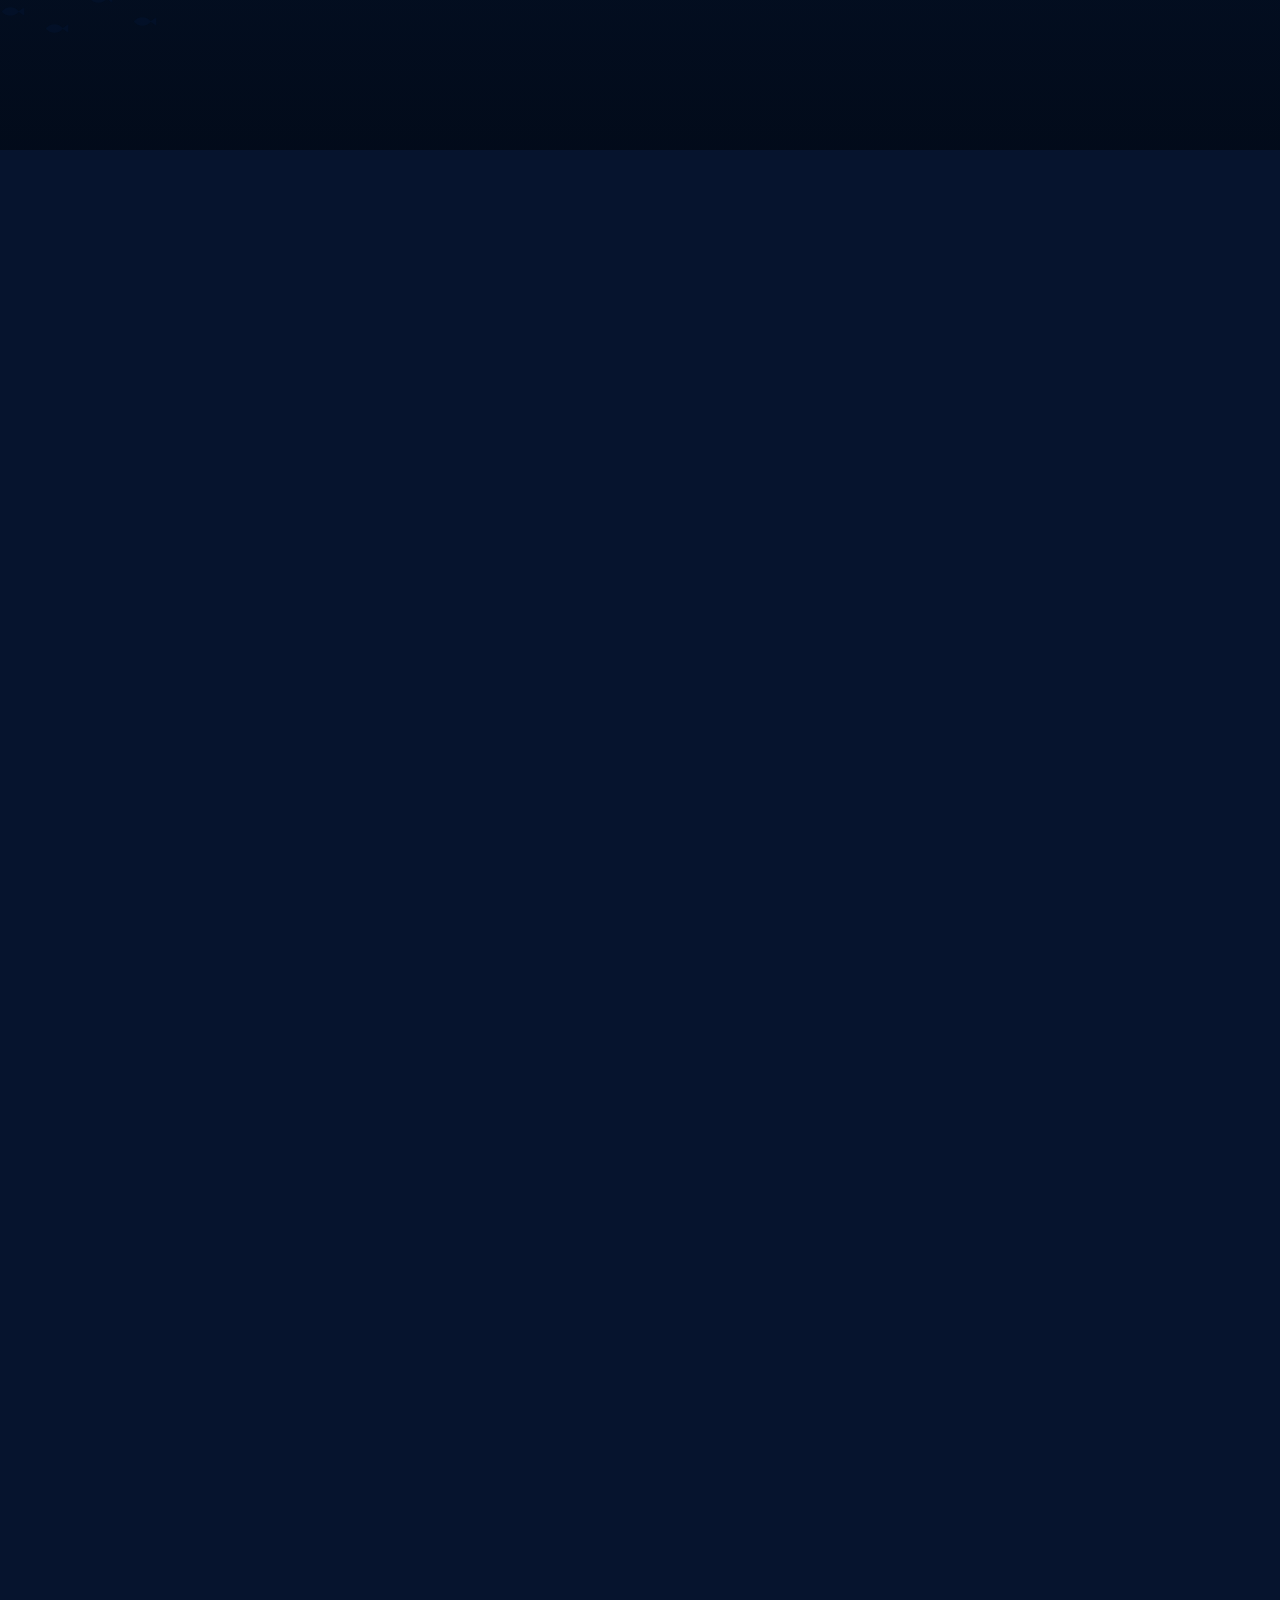
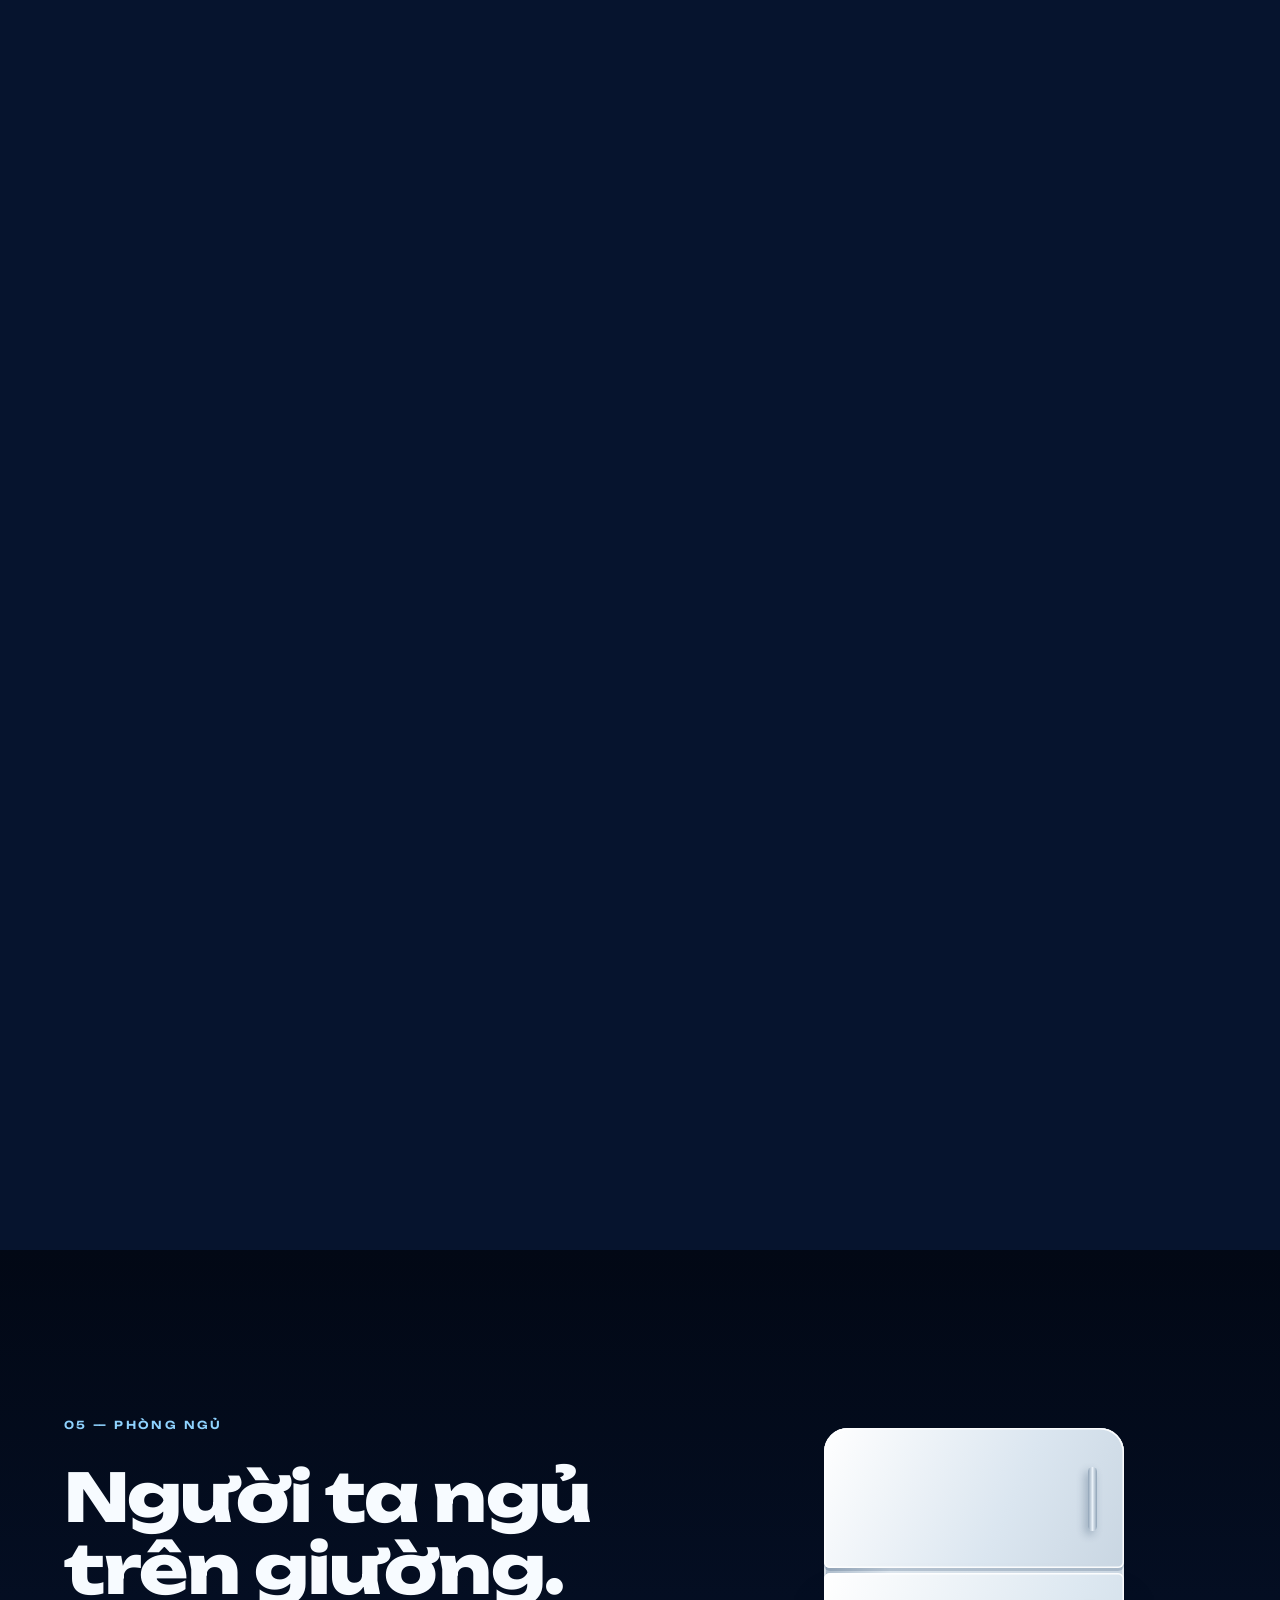
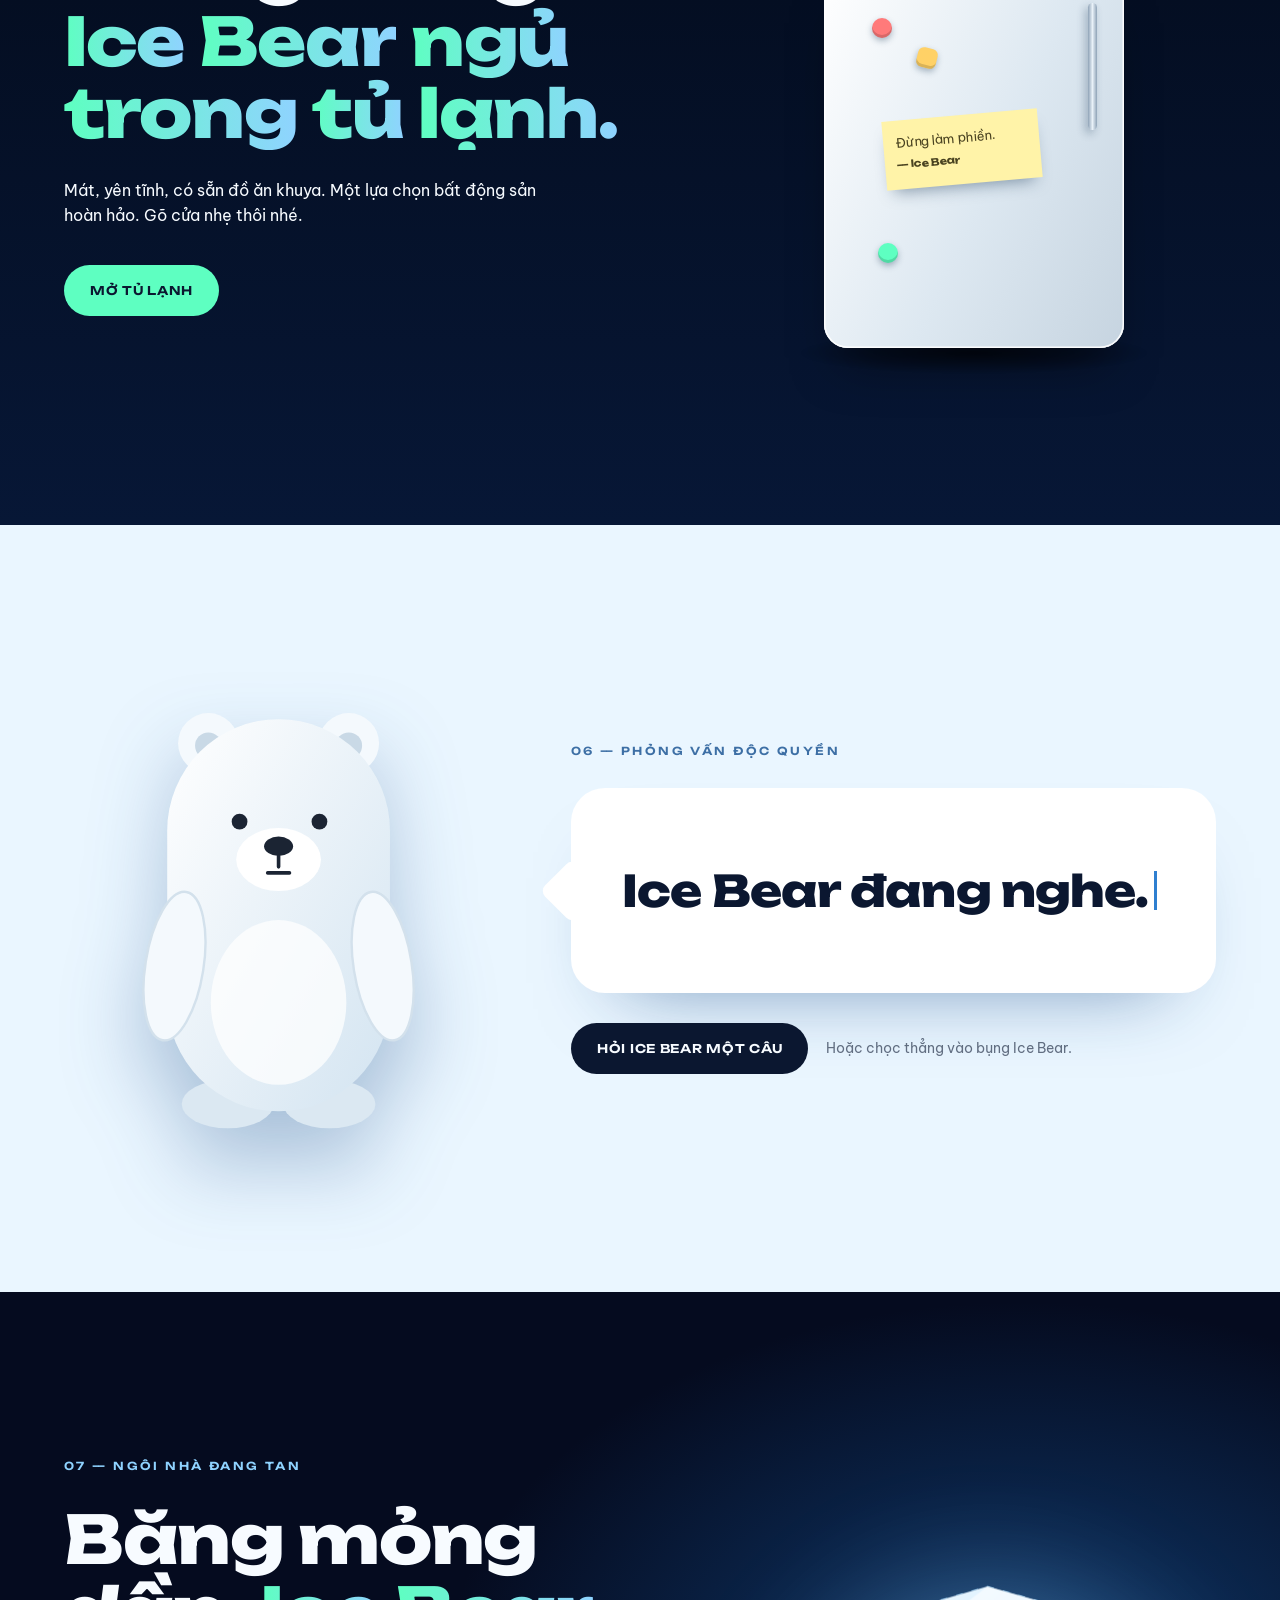
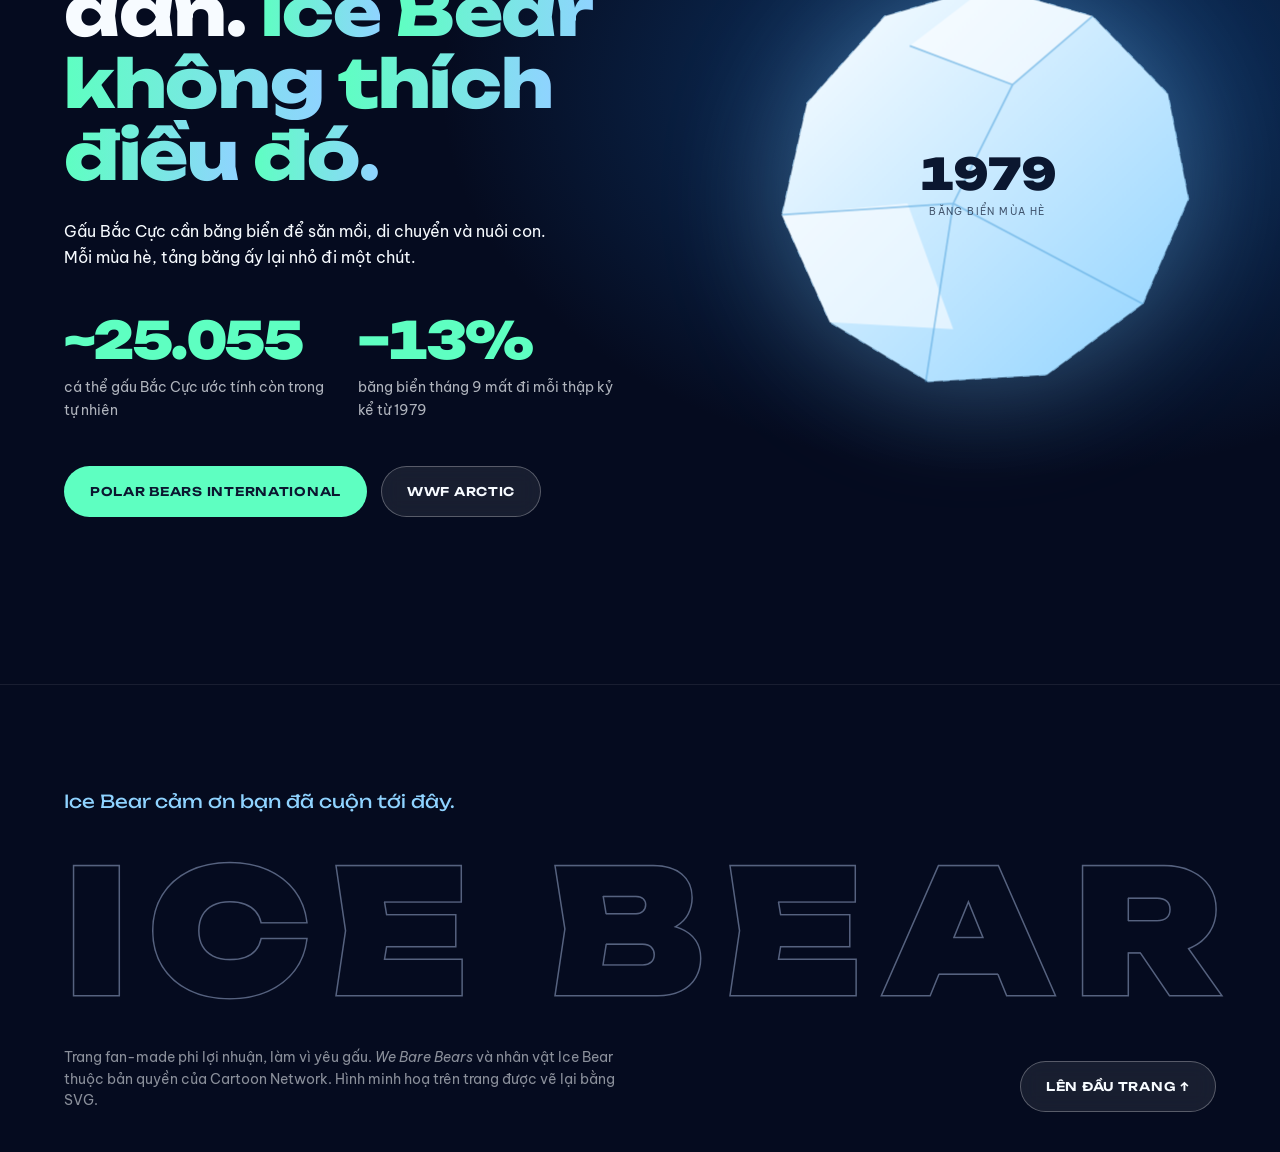
<file: _v1-cartoon/index.html>
<!doctype html>
<html lang="vi">
<head>
  <meta charset="utf-8">
  <meta name="viewport" content="width=device-width, initial-scale=1">
  <title>Ice Bear — Bắc Cực không có điểm yếu</title>
  <meta name="description" content="Landing page fan-made về Ice Bear và thế giới Bắc Cực: cực quang, băng trôi, và chú gấu trắng ít lời nhất quả đất.">
  <meta name="theme-color" content="#050b1f">
  <link rel="icon" href="data:image/svg+xml,%3Csvg xmlns='http://www.w3.org/2000/svg' viewBox='0 0 64 64'%3E%3Ccircle cx='14' cy='14' r='10' fill='%23f4f9fd'/%3E%3Ccircle cx='50' cy='14' r='10' fill='%23f4f9fd'/%3E%3Ccircle cx='32' cy='34' r='27' fill='%23f4f9fd'/%3E%3Ccircle cx='22' cy='30' r='3' fill='%231b2433'/%3E%3Ccircle cx='42' cy='30' r='3' fill='%231b2433'/%3E%3Cellipse cx='32' cy='40' rx='6' ry='4' fill='%231b2433'/%3E%3C/svg%3E">
  <link rel="preconnect" href="https://fonts.googleapis.com">
  <link rel="preconnect" href="https://fonts.gstatic.com" crossorigin>
  <link href="https://fonts.googleapis.com/css2?family=Be+Vietnam+Pro:wght@400;500;600&family=Unbounded:wght@400;600;800;900&display=swap" rel="stylesheet">
  <link rel="stylesheet" href="css/style.css">
  <link rel="stylesheet" href="css/fx.css">
</head>
<body class="is-loading">

  <!-- ============ LOADER ============ -->
  <div class="loader" id="loader" aria-hidden="true">
    <div class="loader__inner">
      <svg class="loader__face" viewBox="0 0 120 110">
        <circle cx="26" cy="24" r="18" fill="#f4f9fd"/><circle cx="94" cy="24" r="18" fill="#f4f9fd"/>
        <circle cx="26" cy="25" r="8" fill="#c9d9e6"/><circle cx="94" cy="25" r="8" fill="#c9d9e6"/>
        <ellipse cx="60" cy="60" rx="52" ry="46" fill="#f4f9fd"/>
        <ellipse cx="60" cy="74" rx="22" ry="16" fill="#fff"/>
        <circle class="loader__eye" cx="40" cy="54" r="5" fill="#1b2433"/>
        <circle class="loader__eye" cx="80" cy="54" r="5" fill="#1b2433"/>
        <ellipse cx="60" cy="67" rx="8" ry="5.5" fill="#1b2433"/>
        <path d="M60 72v6M54 81h12" stroke="#1b2433" stroke-width="2.4" stroke-linecap="round" fill="none"/>
      </svg>
      <div class="loader__num"><span id="loaderNum">0</span><i>°N</i></div>
      <div class="loader__bar"><span id="loaderBar"></span></div>
      <p class="loader__txt">Ice Bear đang làm lạnh trang web…</p>
    </div>
  </div>

  <!-- ============ GLOBAL FX ============ -->
  <div class="cursor" aria-hidden="true"><div class="cursor__ring"></div><div class="cursor__dot"></div></div>
  <div class="progress" aria-hidden="true"><span id="progress"></span></div>
  <canvas id="snow" aria-hidden="true"></canvas>

  <!-- ============ NAV ============ -->
  <header class="nav" id="nav">
    <a class="nav__logo" href="#top" aria-label="Về đầu trang">
      <svg viewBox="0 0 64 64" width="34" height="34"><circle cx="14" cy="14" r="10" fill="#f4f9fd"/><circle cx="50" cy="14" r="10" fill="#f4f9fd"/><circle cx="32" cy="34" r="27" fill="#f4f9fd"/><circle cx="22" cy="30" r="3" fill="#1b2433"/><circle cx="42" cy="30" r="3" fill="#1b2433"/><ellipse cx="32" cy="40" rx="6" ry="4" fill="#1b2433"/></svg>
      <span>ICE&nbsp;BEAR</span>
    </a>
    <nav class="nav__links" aria-label="Điều hướng chính">
      <a href="#about">Là ai</a>
      <a href="#skills">Kỹ năng</a>
      <a href="#dive">Lặn</a>
      <a href="#fridge">Tủ lạnh</a>
      <a href="#arctic">Bắc Cực</a>
    </nav>
    <a class="btn btn--ghost nav__cta" href="#talk" data-magnetic>Hỏi Ice Bear</a>
  </header>

  <main>
    <!-- ============ HERO ============ -->
    <div class="hero-pin" id="heroPin">
    <section class="hero" id="top">
      <canvas class="hero__stars" id="stars" aria-hidden="true"></canvas>
      <canvas class="hero__aurora" id="aurora" aria-hidden="true"></canvas>
      <span class="hero__shoot" aria-hidden="true"></span>
      <span class="hero__shoot hero__shoot--2" aria-hidden="true"></span>
      <div class="hero__moon" data-px data-mx="10" data-z="0.25" data-ty="-0.08" aria-hidden="true"></div>

      <svg class="hero__layer hero__far" data-px data-mx="8" data-z="0.3" data-ty="0.05" viewBox="0 0 1440 400" preserveAspectRatio="none" aria-hidden="true">
        <defs><linearGradient id="gFar" x1="0" y1="0" x2="0" y2="1"><stop offset="0" stop-color="#2b5c95"/><stop offset="1" stop-color="#12305c"/></linearGradient></defs>
        <path fill="url(#gFar)" d="M0 400V260l120-80 100 60 120-120 130 130 90-50L700 90l140 140 100-60 140-110 130 160 110-60 120 80v160z"/>
        <path fill="#fff" opacity=".16" d="M340 120l-52 52 40-12 28 26 30-16 38 14zM700 90l-62 62 46-14 30 30 36-20 44 26zM1080 60l-70 55 52-12 26 30 34-22 50 36z"/>
      </svg>

      <div class="hero__title-wrap" data-px data-mx="-14" data-z="0.6" data-ty="-0.1" data-pow="1.3">
        <p class="hero__eyebrow" data-intro style="--d:.15s"><i></i>90°00′N · Bắc Băng Dương · −40°C</p>
        <h1 class="hero__title" aria-label="Ice Bear">
          <span class="l" style="--i:0">I</span><span class="l" style="--i:1">C</span><span class="l" style="--i:2">E</span><span class="sp"></span><span class="l" style="--i:3">B</span><span class="l" style="--i:4">E</span><span class="l" style="--i:5">A</span><span class="l" style="--i:6">R</span>
        </h1>
      </div>

      <svg class="hero__layer hero__mid" data-px data-mx="20" data-z="2.2" data-ty="0.04" viewBox="0 0 1440 400" preserveAspectRatio="none" aria-hidden="true">
        <defs><linearGradient id="gMid" x1="0" y1="0" x2="0" y2="1"><stop offset="0" stop-color="#d9f1ff"/><stop offset="1" stop-color="#4f97d1"/></linearGradient></defs>
        <path fill="url(#gMid)" d="M0 400V290l90-50 70 40 100-90 70 80 90 30 100 100zM900 400l80-120 80-60 70 70 90-110 80 80 80-30 60 60v110z"/>
        <path fill="#0b2c58" opacity=".28" d="M260 190l70 80 90 30 100 100H300zM1220 180l80 80 80-30 60 60v110h-180z"/>
      </svg>

      <div class="hero__water" data-px data-mx="0" data-z="2.6" data-ty="0" aria-hidden="true"><i></i><i></i><i></i></div>

      <div class="hero__floe" data-px data-mx="34" data-z="8" data-ty="-0.2" data-pow="3">
        <div class="hero__floe-in">
          <div class="floe">
            <div class="bear-slot" data-bear="hero"></div>
            <svg class="floe__ice" viewBox="0 0 520 120" aria-hidden="true">
              <defs><linearGradient id="gFloe" x1="0" y1="0" x2="0" y2="1"><stop offset="0" stop-color="#a9dcff"/><stop offset="1" stop-color="#3b84c4"/></linearGradient></defs>
              <path fill="url(#gFloe)" d="M20 40l100 26 180 4 170-12 30-22-12 34-68 30-140 12-150-8-90-28z"/>
              <path fill="#f3faff" d="M20 40L90 12 240 4l160 6 100 26-30 22-170 12-180-4z"/>
              <path fill="#cfeaff" d="M150 30l60-8 40 10-50 12zM330 24l70 4 30 14-80 6z" opacity=".7"/>
            </svg>
          </div>
        </div>
      </div>

      <div class="hero__copy">
        <p data-intro style="--d:.9s">Ice Bear không nói nhiều.<br>Ice Bear để trang web này nói thay.</p>
        <div class="hero__btns" data-intro style="--d:1.05s">
          <a class="btn" href="#about" data-magnetic><span>Khám phá Bắc Cực</span>
            <svg viewBox="0 0 24 24" width="18" height="18"><path d="M12 4v16m0 0l-6-6m6 6l6-6" fill="none" stroke="currentColor" stroke-width="2.2" stroke-linecap="round" stroke-linejoin="round"/></svg>
          </a>
        </div>
      </div>

      <div class="hero__hint" data-intro style="--d:1.3s" aria-hidden="true"><span>Cuộn xuống</span><i></i></div>
      <div class="hero__white" id="heroWhite"></div>
    </section>
    </div>

    <!-- ============ MARQUEE ============ -->
    <section class="marquee" aria-hidden="true">
      <div class="marquee__row" data-dir="-1"><div class="marquee__track">
        <span>Ice Bear đồng ý</span><b>✦</b><span class="o">Ice Bear không có điểm yếu</span><b>✦</b><span>Ice Bear ngủ trong tủ lạnh</span><b>✦</b><span class="o">Ice Bear nấu bữa tối</span><b>✦</b>
      </div></div>
      <div class="marquee__row" data-dir="1"><div class="marquee__track">
        <span class="o">Ursus maritimus</span><b>❄</b><span>Bắc Cực</span><b>❄</b><span class="o">Băng trôi</span><b>❄</b><span>Cực quang</span><b>❄</b><span class="o">−40°C</span><b>❄</b><span>Gấu trắng</span><b>❄</b>
      </div></div>
    </section>

    <!-- ============ ABOUT / MANIFESTO ============ -->
    <section class="about" id="about">
      <p class="tag" data-reveal>01 — Ice Bear là ai</p>
      <p class="about__text" id="manifesto">Em út của ba anh em gấu. Ít lời nhất, nhưng làm được nhiều nhất. Nấu ăn, võ thuật, nhảy múa, sửa máy — Ice Bear lo hết. Và Ice Bear không bao giờ khoe. Ice Bear chỉ lặng lẽ đứng đó, mặt lạnh như băng, tim ấm như bếp.</p>
      <div class="about__meta">
        <div data-reveal style="--d:0s"><small>Loài</small><strong>Gấu Bắc Cực</strong></div>
        <div data-reveal style="--d:.08s"><small>Chỗ ngủ</small><strong>Tủ lạnh</strong></div>
        <div data-reveal style="--d:.16s"><small>Xưng hô</small><strong>Ngôi thứ ba</strong></div>
        <div data-reveal style="--d:.24s"><small>Điểm yếu</small><strong>Không có</strong></div>
      </div>
    </section>

    <!-- ============ SKILLS (horizontal pinned) ============ -->
    <section class="skills" id="skills">
      <div class="skills__stage">
        <div class="skills__track" id="skillsTrack">
          <div class="skills__intro">
            <p class="tag">02 — Kỹ năng</p>
            <h2>Ice Bear<br>làm được<br><em>mọi thứ.</em></h2>
            <p class="skills__sub">Cứ cuộn tiếp. Ice Bear sẽ tự trình bày. <span aria-hidden="true">→</span></p>
          </div>

          <article class="card" data-tilt>
            <div class="card__glare"></div><span class="card__n">01</span>
            <svg class="card__ico" viewBox="0 0 48 48"><circle cx="20" cy="27" r="13"/><path d="M32 21l12-7"/><path d="M14 27a6 6 0 0 1 6-6"/></svg>
            <h3>Bếp trưởng</h3>
            <p>Từ sushi đến bánh kếp. Ice Bear nấu, mọi người im lặng ăn.</p>
            <div class="card__lv"><i style="--v:100%"></i></div>
          </article>
          <article class="card" data-tilt>
            <div class="card__glare"></div><span class="card__n">02</span>
            <svg class="card__ico" viewBox="0 0 48 48"><path d="M24 4l5 15 15 5-15 5-5 15-5-15-15-5 15-5z"/><circle cx="24" cy="24" r="3"/></svg>
            <h3>Võ thuật</h3>
            <p>Ra đòn trước khi bạn kịp chớp mắt. Nhưng Ice Bear chỉ ra đòn khi cần.</p>
            <div class="card__lv"><i style="--v:98%"></i></div>
          </article>
          <article class="card" data-tilt>
            <div class="card__glare"></div><span class="card__n">03</span>
            <svg class="card__ico" viewBox="0 0 48 48"><circle cx="13" cy="37" r="6"/><circle cx="36" cy="33" r="6"/><path d="M19 37V11l23-5v27"/><path d="M19 19l23-5"/></svg>
            <h3>Vũ công</h3>
            <p>Salsa, breakdance, ballet. Chân rất dẻo, mặt không đổi sắc.</p>
            <div class="card__lv"><i style="--v:94%"></i></div>
          </article>
          <article class="card" data-tilt>
            <div class="card__glare"></div><span class="card__n">04</span>
            <svg class="card__ico" viewBox="0 0 48 48"><path d="M6 9h36v24H23l-11 9v-9H6z"/><path d="M15 18h18M15 25h11"/></svg>
            <h3>Đa ngôn ngữ</h3>
            <p>Ice Bear nói ít, nhưng nói được bằng rất nhiều thứ tiếng.</p>
            <div class="card__lv"><i style="--v:90%"></i></div>
          </article>
          <article class="card" data-tilt>
            <div class="card__glare"></div><span class="card__n">05</span>
            <svg class="card__ico" viewBox="0 0 48 48"><path d="M30 6a10 10 0 0 0-9 14L6 35l7 7 15-15a10 10 0 0 0 14-9l-7 5-5-5z"/></svg>
            <h3>Thợ sửa</h3>
            <p>Robot hút bụi, xe máy, trái tim tan vỡ. Ice Bear sửa hết.</p>
            <div class="card__lv"><i style="--v:96%"></i></div>
          </article>
          <article class="card" data-tilt>
            <div class="card__glare"></div><span class="card__n">06</span>
            <svg class="card__ico" viewBox="0 0 48 48"><path d="M24 4v40M6.7 14l34.6 20M6.7 34l34.6-20"/><path d="M19 7l5 5 5-5M19 41l5-5 5 5"/></svg>
            <h3>Bình tĩnh</h3>
            <p>Nhiệt độ cảm xúc luôn ổn định ở mức −40°C. Không gì làm Ice Bear hoảng.</p>
            <div class="card__lv"><i style="--v:100%"></i></div>
          </article>

          <div class="skills__end"><h2>Hết.<br><em>Ice Bear khiêm tốn.</em></h2></div>
        </div>
        <div class="skills__bar"><span id="skillsBar"></span></div>
      </div>
    </section>

    <!-- ============ DANCE ============ -->
    <section class="dance" id="dance">
      <div class="dance__beams" aria-hidden="true">
        <i style="--x:12%;--c:rgba(94,255,193,.55);--t:3.1s"></i><i style="--x:34%;--c:rgba(143,211,255,.5);--t:4.3s"></i><i style="--x:56%;--c:rgba(167,139,250,.55);--t:2.7s"></i><i style="--x:76%;--c:rgba(94,255,193,.45);--t:3.7s"></i><i style="--x:92%;--c:rgba(76,201,240,.5);--t:4.9s"></i>
      </div>
      <div class="dance__word" aria-hidden="true">NHẢY ĐI</div>
      <div class="dance__copy">
        <p class="tag tag--light" data-reveal>Giờ giải lao — Sàn nhảy</p>
        <h2 class="h2 h2--light" data-split>Mặt lạnh. <em>Chân nóng.</em></h2>
        <p class="lead" data-reveal>Ice Bear không cười khi nhảy. Ice Bear cũng không cần cười. Bật nhạc lên rồi xem.</p>
        <button class="btn btn--aurora" id="danceBtn" data-magnetic aria-pressed="false"><span>Bật nhạc cho Ice Bear</span></button>
        <small data-reveal>Có âm thanh — nhạc được trình duyệt tự tổng hợp, không tải file nào.</small>
      </div>
      <div class="dance__stage" data-reveal>
        <div class="dance__spin"><div class="bear-slot" data-bear="dance"></div></div>
        <div class="dance__floor"></div>
      </div>
      <div class="dance__eq" id="danceEq" aria-hidden="true"></div>
    </section>

    <!-- ============ STATS ============ -->
    <section class="stats" id="stats">
      <p class="tag" data-reveal>03 — Gấu trắng ngoài đời thật</p>
      <h2 class="h2" data-split>Không phải phim. <em>Số thật.</em></h2>
      <div class="stats__grid">
        <div class="stat" data-reveal style="--d:0s"><div class="stat__n"><span data-count="700">0</span><i>kg</i></div><p>Cân nặng của một gấu đực trưởng thành cỡ lớn.</p></div>
        <div class="stat" data-reveal style="--d:.1s"><div class="stat__n"><span data-count="40">0</span><i>km/h</i></div><p>Tốc độ chạy nước rút trên băng. Đừng thử chạy đua.</p></div>
        <div class="stat" data-reveal style="--d:.2s"><div class="stat__n"><span data-count="10">0</span><i>km/h</i></div><p>Tốc độ bơi, với bàn chân trước làm mái chèo.</p></div>
        <div class="stat" data-reveal style="--d:.3s"><div class="stat__n"><span data-count="42">0</span><i>răng</i></div><p>Và lớp da bên dưới bộ lông trắng thật ra màu đen.</p></div>
      </div>
      <svg class="stats__wave" viewBox="0 0 2880 100" preserveAspectRatio="none" aria-hidden="true">
        <path d="M0 50Q180 0 360 50T720 50T1080 50T1440 50T1800 50T2160 50T2520 50T2880 50V100H0z"/>
      </svg>
    </section>

    <!-- ============ DIVE (pinned) ============ -->
    <section class="dive" id="dive">
      <div class="dive__stage">
        <div class="dive__rays" aria-hidden="true"><i></i><i></i><i></i><i></i></div>
        <div class="dive__dark" id="diveDark" aria-hidden="true"></div>
        <div class="dive__bubbles" id="bubbles" aria-hidden="true"></div>

        <div class="dive__fish dive__fish--a" aria-hidden="true"><svg viewBox="0 0 60 30"><path d="M4 15C14 2 34 2 44 15 34 28 14 28 4 15zM42 15l14-10v20z"/></svg><svg viewBox="0 0 60 30"><path d="M4 15C14 2 34 2 44 15 34 28 14 28 4 15zM42 15l14-10v20z"/></svg><svg viewBox="0 0 60 30"><path d="M4 15C14 2 34 2 44 15 34 28 14 28 4 15zM42 15l14-10v20z"/></svg></div>
        <div class="dive__fish dive__fish--b" aria-hidden="true"><svg viewBox="0 0 60 30"><path d="M4 15C14 2 34 2 44 15 34 28 14 28 4 15zM42 15l14-10v20z"/></svg><svg viewBox="0 0 60 30"><path d="M4 15C14 2 34 2 44 15 34 28 14 28 4 15zM42 15l14-10v20z"/></svg></div>
        <div class="dive__fish dive__fish--c" aria-hidden="true"><svg viewBox="0 0 60 30"><path d="M4 15C14 2 34 2 44 15 34 28 14 28 4 15zM42 15l14-10v20z"/></svg><svg viewBox="0 0 60 30"><path d="M4 15C14 2 34 2 44 15 34 28 14 28 4 15zM42 15l14-10v20z"/></svg><svg viewBox="0 0 60 30"><path d="M4 15C14 2 34 2 44 15 34 28 14 28 4 15zM42 15l14-10v20z"/></svg><svg viewBox="0 0 60 30"><path d="M4 15C14 2 34 2 44 15 34 28 14 28 4 15zM42 15l14-10v20z"/></svg></div>

        <div class="dive__head" id="diveHead">
          <p class="tag tag--light">04 — Dưới mặt băng</p>
          <h2>Lặn xuống<br>cùng <em>Ice Bear</em></h2>
        </div>

        <div class="dive__bear" id="diveBear" aria-hidden="true">
          <svg viewBox="0 0 340 170">
            <defs><linearGradient id="gSwim" x1="0" y1="0" x2="0" y2="1"><stop offset="0" stop-color="#ffffff"/><stop offset="1" stop-color="#c4dcee"/></linearGradient></defs>
            <circle cx="38" cy="78" r="11" fill="#e3eef6"/>
            <g class="paddle paddle--b"><ellipse cx="86" cy="122" rx="17" ry="36" fill="#d5e5f1"/></g>
            <g class="paddle paddle--f"><ellipse cx="216" cy="122" rx="17" ry="36" fill="#d5e5f1"/></g>
            <ellipse cx="150" cy="82" rx="114" ry="50" fill="url(#gSwim)"/>
            <g class="paddle paddle--b2"><ellipse cx="106" cy="124" rx="17" ry="36" fill="#f4f9fd"/></g>
            <g class="paddle paddle--f2"><ellipse cx="236" cy="124" rx="17" ry="36" fill="#f4f9fd"/></g>
            <circle cx="252" cy="38" r="13" fill="#f4f9fd"/><circle cx="252" cy="39" r="6" fill="#c9d9e6"/>
            <ellipse cx="272" cy="70" rx="44" ry="36" fill="#f9fcff"/>
            <ellipse cx="304" cy="78" rx="18" ry="14" fill="#fff"/>
            <circle cx="284" cy="62" r="4.4" fill="#1b2433"/>
            <ellipse cx="318" cy="74" rx="7" ry="5" fill="#1b2433"/>
            <path d="M302 86h12" stroke="#1b2433" stroke-width="2.4" stroke-linecap="round"/>
          </svg>
        </div>

        <div class="dive__hud" aria-hidden="true">
          <div><small>Độ sâu</small><strong><span id="diveDepth">0.0</span> m</strong></div>
          <div><small>Nín thở</small><strong id="diveTime">0:00</strong></div>
        </div>

        <div class="dive__caps">
          <p class="dive__cap"><b>3 phút</b>Gấu Bắc Cực có thể nín thở hơn ba phút cho một lần lặn săn mồi.</p>
          <p class="dive__cap"><b>10 cm</b>Lớp mỡ dày cả gang tay giữ ấm cơ thể giữa làn nước gần 0°C.</p>
          <p class="dive__cap"><b>30 cm</b>Bàn chân trước to như cái đĩa — vừa là giày đi tuyết, vừa là mái chèo.</p>
        </div>
      </div>
    </section>

    <!-- ============ FRIDGE ============ -->
    <section class="fridge-sec" id="fridge">
      <div class="fridge-sec__copy">
        <p class="tag tag--light" data-reveal>05 — Phòng ngủ</p>
        <h2 class="h2 h2--light" data-split>Người ta ngủ trên giường. <em>Ice Bear ngủ trong tủ lạnh.</em></h2>
        <p class="lead" data-reveal>Mát, yên tĩnh, có sẵn đồ ăn khuya. Một lựa chọn bất động sản hoàn hảo. Gõ cửa nhẹ thôi nhé.</p>
        <button class="btn btn--aurora" id="fridgeBtn" data-magnetic aria-expanded="false" aria-controls="fridgeBox"><span>Mở tủ lạnh</span></button>
        <p class="fridge-sec__note" id="fridgeNote" aria-live="polite">&nbsp;</p>
      </div>

      <div class="fridge-sec__scene" data-reveal>
        <div class="fridge" id="fridgeBox" role="button" tabindex="0" aria-label="Tủ lạnh của Ice Bear — bấm để mở">
          <div class="fridge__body">
            <div class="fridge__freezer"><i></i></div>
            <div class="fridge__inside">
              <div class="fridge__light"></div>
              <div class="fridge__shelf"></div>
              <span class="zzz" style="--i:0">z</span><span class="zzz" style="--i:1">z</span><span class="zzz" style="--i:2">Z</span>
              <svg class="fridge__bear" viewBox="0 0 240 190">
                <ellipse cx="128" cy="128" rx="106" ry="58" fill="#e9f2f9"/>
                <ellipse cx="200" cy="150" rx="26" ry="18" fill="#f4f9fd"/>
                <circle cx="40" cy="74" r="15" fill="#f4f9fd"/><circle cx="40" cy="75" r="7" fill="#c9d9e6"/>
                <circle cx="104" cy="66" r="15" fill="#f4f9fd"/><circle cx="104" cy="67" r="7" fill="#c9d9e6"/>
                <ellipse cx="72" cy="114" rx="56" ry="46" fill="#f9fcff"/>
                <ellipse cx="68" cy="130" rx="22" ry="15" fill="#fff"/>
                <path d="M42 108q8 6 16 0M84 106q8 6 16 0" stroke="#1b2433" stroke-width="3" stroke-linecap="round" fill="none"/>
                <ellipse cx="68" cy="123" rx="8" ry="5.5" fill="#1b2433"/>
                <path d="M62 136h12" stroke="#1b2433" stroke-width="2.4" stroke-linecap="round"/>
              </svg>
            </div>
            <div class="fridge__door">
              <div class="fridge__door-front">
                <i class="fridge__handle"></i>
                <span class="magnet magnet--1"></span><span class="magnet magnet--2"></span><span class="magnet magnet--3"></span>
                <span class="fridge__sticky">Đừng làm phiền.<br><b>— Ice Bear</b></span>
              </div>
              <div class="fridge__door-back"><i></i><i></i></div>
            </div>
          </div>
          <div class="fridge__mist"><i></i><i></i><i></i><i></i></div>
          <div class="fridge__shadow"></div>
        </div>
      </div>
    </section>

    <!-- ============ TALK ============ -->
    <section class="talk" id="talk">
      <div class="talk__bear" id="talkBear" data-reveal>
        <div class="bear-slot" data-bear="talk"></div>
      </div>
      <div class="talk__copy">
        <p class="tag" data-reveal>06 — Phỏng vấn độc quyền</p>
        <div class="talk__bubble" data-reveal><p id="talkText" aria-live="polite">Ice Bear đang nghe.</p></div>
        <div class="talk__row" data-reveal>
          <button class="btn btn--dark" id="talkBtn" data-magnetic><span>Hỏi Ice Bear một câu</span></button>
          <small>Hoặc chọc thẳng vào bụng Ice Bear.</small>
        </div>
      </div>
    </section>

    <!-- ============ ARCTIC / CONSERVATION ============ -->
    <section class="arctic" id="arctic">
      <div class="arctic__copy">
        <p class="tag tag--light" data-reveal>07 — Ngôi nhà đang tan</p>
        <h2 class="h2 h2--light" data-split>Băng mỏng dần. <em>Ice Bear không thích điều đó.</em></h2>
        <p class="lead" data-reveal>Gấu Bắc Cực cần băng biển để săn mồi, di chuyển và nuôi con. Mỗi mùa hè, tảng băng ấy lại nhỏ đi một chút.</p>
        <div class="arctic__facts">
          <div data-reveal style="--d:0s"><strong>~<span data-count="26000">0</span></strong><small>cá thể gấu Bắc Cực ước tính còn trong tự nhiên</small></div>
          <div data-reveal style="--d:.1s"><strong>−<span data-count="13">0</span>%</strong><small>băng biển tháng 9 mất đi mỗi thập kỷ kể từ 1979</small></div>
        </div>
        <div class="arctic__btns" data-reveal>
          <a class="btn btn--aurora" href="https://polarbearsinternational.org" target="_blank" rel="noopener" data-magnetic><span>Polar Bears International</span></a>
          <a class="btn btn--ghost" href="https://www.arcticwwf.org" target="_blank" rel="noopener" data-magnetic><span>WWF Arctic</span></a>
        </div>
      </div>
      <div class="arctic__viz" id="arcticViz" aria-hidden="true">
        <svg viewBox="0 0 400 400">
          <defs><linearGradient id="gIce" x1="0" y1="0" x2="1" y2="1"><stop offset="0" stop-color="#ffffff"/><stop offset="1" stop-color="#8fd3ff"/></linearGradient></defs>
          <path class="arctic__ghost" d="M200 24l92 26 66 68 18 92-40 92-84 62-104 6-86-52-42-94 22-98 68-76z"/>
          <g id="arcticIce"><path fill="url(#gIce)" d="M200 24l92 26 66 68 18 92-40 92-84 62-104 6-86-52-42-94 22-98 68-76z"/>
          <path fill="#fff" opacity=".6" d="M200 24l92 26-70 60-90-34zM20 224l110-10 40 110-108-6z"/>
          <path d="M132 76l90 34 70-60M222 110l-52 104 166 88M170 214L20 224M170 214l-24 156" fill="none" stroke="#5aa9e0" stroke-width="1.5" opacity=".6"/></g>
        </svg>
        <div class="arctic__year"><span id="arcticYear">1979</span><small>Băng biển mùa hè</small></div>
      </div>
    </section>
  </main>

  <!-- ============ FOOTER ============ -->
  <footer class="footer">
    <p class="footer__say">Ice Bear cảm ơn bạn đã cuộn tới đây.</p>
    <div class="footer__big" aria-hidden="true"><span>I</span><span>C</span><span>E</span><span class="sp"></span><span>B</span><span>E</span><span>A</span><span>R</span></div>
    <div class="footer__row">
      <p>Trang fan-made phi lợi nhuận, làm vì yêu gấu. <em>We Bare Bears</em> và nhân vật Ice Bear thuộc bản quyền của Cartoon Network. Hình minh hoạ trên trang được vẽ lại bằng SVG.</p>
      <a class="btn btn--ghost" href="#top" data-magnetic><span>Lên đầu trang ↑</span></a>
    </div>
  </footer>

  <script src="js/main.js"></script>
  <script src="js/fx.js"></script>
</body>
</html>
</file>
<file: css/style.css>
/* =========================================================
   ICE BEAR — bản tư liệu thật · bố cục & kiểu chữ
   ========================================================= */
:root {
  --night: #04070d;
  --deep: #0a1422;
  --bone: #f2efe6;
  --ice: #cfe6f2;
  --glacier: #7fc4e8;
  --aurora: #6dffc4;
  --ease: cubic-bezier(.22, 1, .36, 1);
  --ease-io: cubic-bezier(.76, 0, .24, 1);
  --font: "Be Vietnam Pro", "Segoe UI", system-ui, sans-serif;
  --serif: "Playfair Display", Georgia, serif;
  --pad: clamp(20px, 5vw, 88px);
}
*, *::before, *::after { box-sizing: border-box; }
html { -webkit-text-size-adjust: 100%; }
body {
  margin: 0;
  font-family: var(--font);
  font-size: 17px;
  line-height: 1.6;
  color: var(--bone);
  background: var(--night);
  overflow-x: clip;
  -webkit-font-smoothing: antialiased;
}
body.is-loading { overflow: hidden; height: 100vh; }
h1, h2, h3, p, figure, ul { margin: 0; }
a { color: inherit; text-decoration: none; }
button { font: inherit; color: inherit; border: 0; background: none; cursor: pointer; }
img, video, canvas { display: block; }
em { font-family: var(--serif); font-style: italic; font-weight: 400; letter-spacing: 0; }
::selection { background: var(--aurora); color: var(--night); }
:focus-visible { outline: 2px solid var(--aurora); outline-offset: 4px; border-radius: 6px; }
html.has-cursor, html.has-cursor * { cursor: none !important; }

.tag { font-size: 11px; font-weight: 500; letter-spacing: .28em; text-transform: uppercase; color: var(--glacier); margin-bottom: 26px; }
.h2 { font-weight: 800; font-size: clamp(2rem, 5.4vw, 5rem); line-height: 1.04; letter-spacing: -.035em; text-wrap: balance; }
.h2 em, .h2 .accent { font-family: var(--serif); font-style: italic; font-weight: 400; letter-spacing: -.01em; color: var(--ice); }
.lead { font-size: clamp(1rem, 1.3vw, 1.25rem); font-weight: 300; max-width: 44ch; opacity: .85; }

.btn {
  position: relative; display: inline-flex; align-items: center; gap: 10px;
  padding: 17px 28px; border-radius: 999px;
  font-size: 12px; font-weight: 700; letter-spacing: .14em; text-transform: uppercase;
  background: var(--bone); color: var(--night);
  overflow: hidden; isolation: isolate;
  transition: transform .5s var(--ease), color .4s, box-shadow .4s;
}
.btn::before { content: ""; position: absolute; inset: 0; z-index: -1; background: var(--aurora); border-radius: inherit; transform: translateY(101%); transition: transform .55s var(--ease); }
.btn:hover::before { transform: none; }
.btn--ghost { background: rgba(255, 255, 255, .06); color: var(--bone); box-shadow: inset 0 0 0 1px rgba(255, 255, 255, .3); }
.btn--ghost:hover { color: var(--night); }

.gl { width: 100%; height: 100%; }

/* ---------- loader ---------- */
.loader { position: fixed; inset: 0; z-index: 1000; display: grid; place-items: center; background: var(--night); }
.loader__in { text-align: center; }
.loader__k, .loader__t { font-size: 11px; letter-spacing: .3em; text-transform: uppercase; opacity: .55; }
.loader__n { font-weight: 800; font-size: clamp(4rem, 14vw, 11rem); line-height: 1; letter-spacing: -.05em; font-variant-numeric: tabular-nums; margin: 10px 0 18px; }
.loader__n i { font-family: var(--serif); font-weight: 400; font-size: .5em; color: var(--glacier); margin-left: .08em; }
.loader__bar { width: min(280px, 60vw); height: 1px; margin: 0 auto 18px; background: rgba(255, 255, 255, .16); overflow: hidden; }
.loader__bar span { display: block; height: 100%; background: var(--bone); transform: scaleX(0); transform-origin: left; }

/* ---------- nav ---------- */
.nav { position: fixed; left: 0; right: 0; top: 0; z-index: 800; display: flex; align-items: center; justify-content: space-between; gap: 20px; padding: 22px var(--pad); transition: transform .6s var(--ease), background .4s, padding .4s, opacity .8s .4s; }
body.is-loading .nav { opacity: 0; transform: translateY(-30px); }
.nav.is-solid { background: rgba(4, 7, 13, .86); padding-top: 14px; padding-bottom: 14px; }
.nav.is-hidden { transform: translateY(-110%); }
.nav__logo { font-weight: 800; font-size: 18px; letter-spacing: -.02em; }
.nav__logo i { font-style: normal; font-size: .55em; vertical-align: super; opacity: .6; margin-left: 2px; }
.nav__links { display: flex; gap: clamp(16px, 2.6vw, 40px); font-size: 13px; letter-spacing: .04em; }
.nav__links a { position: relative; padding: 6px 0; opacity: .75; transition: opacity .3s; }
.nav__links a::after { content: ""; position: absolute; left: 0; right: 0; bottom: 0; height: 1px; background: var(--bone); transform: scaleX(0); transform-origin: right; transition: transform .5s var(--ease); }
.nav__links a:hover { opacity: 1; }
.nav__links a:hover::after { transform: scaleX(1); transform-origin: left; }
.sound { display: inline-flex; align-items: center; gap: 10px; padding: 10px 16px; border-radius: 999px; font-size: 11px; font-weight: 500; letter-spacing: .14em; text-transform: uppercase; box-shadow: inset 0 0 0 1px rgba(255, 255, 255, .3); transition: background .4s, transform .5s var(--ease); }
.sound:hover { background: rgba(255, 255, 255, .12); }
.sound__bars { display: flex; align-items: center; gap: 2px; height: 14px; }
.sound__bars i { width: 2px; height: 3px; background: var(--bone); border-radius: 2px; }

/* ---------- hero ---------- */
.hero-pin { position: relative; height: 260vh; }
.hero { position: sticky; top: 0; height: 100vh; height: 100svh; min-height: 560px; overflow: hidden; background: #0b1826; }
.hero__media { position: absolute; inset: 0; background: #0b1826 url(../assets/hero-1920.jpg) 50% 40% / cover; will-change: transform; }
.hero__shade { position: absolute; inset: 0; background: linear-gradient(rgba(4, 7, 13, .45) 0%, transparent 22%, transparent 45%, rgba(4, 7, 13, .82) 100%); pointer-events: none; }
.hero__head { position: absolute; left: 0; right: 0; bottom: 11vh; transform-origin: 50% 100%; text-align: center; pointer-events: none; will-change: transform, opacity; }
.hero__eyebrow { display: inline-flex; align-items: center; gap: 12px; font-size: clamp(9px, .85vw, 12px); font-weight: 500; letter-spacing: .3em; text-transform: uppercase; }
.hero__eyebrow i { width: 7px; height: 7px; border-radius: 50%; background: #ff5a4d; }
.hero__title { font-weight: 800; font-size: clamp(3rem, 14vw, 15rem); line-height: .9; letter-spacing: -.055em; white-space: nowrap; margin-top: .6vh; }
.hero__title .l { display: inline-block; }
.hero__title .sp { display: inline-block; width: .22em; }
.hero__sub { font-size: clamp(1rem, 1.7vw, 1.6rem); font-weight: 300; margin-top: .4vh; text-shadow: 0 2px 24px rgba(0, 0, 0, .5); }
.hero__quote { position: absolute; left: 0; right: 0; bottom: 16vh; text-align: center; padding: 0 var(--pad); font-weight: 800; font-size: clamp(1.8rem, 6vw, 6rem); line-height: 1; letter-spacing: -.04em; opacity: 0; pointer-events: none; text-shadow: 0 4px 40px rgba(0, 0, 0, .55); will-change: transform, opacity; }
.hero__foot { position: absolute; left: var(--pad); right: var(--pad); bottom: 3.5vh; display: flex; align-items: flex-end; justify-content: space-between; gap: 20px; font-size: 12px; letter-spacing: .08em; pointer-events: none; }
.hero__foot p { opacity: .8; }
.hero__credit { text-align: right; }
.hero__hint { position: absolute; left: 50%; bottom: 0; }
.hero__hint i { height: 44px !important; }
.hero__hint i { display: block; width: 1px; height: 70px; background: rgba(255, 255, 255, .25); position: relative; overflow: hidden; }

/* ---------- marquee ---------- */
.marquee { position: relative; z-index: 2; padding: clamp(40px, 6vw, 90px) 0 0; overflow: hidden; background: var(--night); }
.marquee__track { display: inline-flex; align-items: center; gap: clamp(24px, 3.4vw, 60px); white-space: nowrap; will-change: transform; padding-right: clamp(24px, 3.4vw, 60px); }
.marquee__track span { font-weight: 800; font-size: clamp(2.4rem, 8.5vw, 8rem); line-height: 1.15; letter-spacing: -.045em; }
.marquee__track span.o { font-family: var(--serif); font-style: italic; font-weight: 400; letter-spacing: -.02em; color: var(--glacier); }
.marquee__track b { width: clamp(10px, 1.2vw, 18px); aspect-ratio: 1; border-radius: 50%; background: var(--bone); }

/* ---------- about ---------- */
.about { position: relative; z-index: 2; background: var(--night); padding: clamp(80px, 11vw, 170px) var(--pad); display: grid; grid-template-columns: 1.25fr .75fr; gap: clamp(30px, 6vw, 110px); align-items: center; }
.about__text { font-weight: 700; font-size: clamp(1.45rem, 3.1vw, 3.1rem); line-height: 1.22; letter-spacing: -.03em; }
.about__meta { margin-top: clamp(40px, 5vw, 80px); display: grid; grid-template-columns: repeat(3, 1fr); border-top: 1px solid rgba(255, 255, 255, .18); }
.about__meta > div { padding: 22px 16px 0 0; }
.about__meta small { display: block; font-size: 11px; letter-spacing: .2em; text-transform: uppercase; opacity: .5; margin-bottom: 6px; }
.about__meta strong { font-family: var(--serif); font-style: italic; font-weight: 400; font-size: clamp(1.05rem, 1.7vw, 1.6rem); }
.ph { position: relative; overflow: hidden; border-radius: 6px; }
.ph img { width: 100%; height: 100%; object-fit: cover; }
.ph figcaption { position: absolute; left: 14px; bottom: 12px; font-size: 10px; letter-spacing: .16em; text-transform: uppercase; opacity: .8; text-shadow: 0 1px 10px rgba(0, 0, 0, .8); }
.about__ph { aspect-ratio: 4 / 5; }
.about__ph img { object-position: 38% 50%; }

/* ---------- gallery ---------- */
.gallery { position: relative; z-index: 2; height: 560vh; background: var(--night); }
.gallery__stage { position: sticky; top: 0; height: 100vh; overflow: hidden; display: flex; align-items: center; }
.gallery__track { display: flex; align-items: center; gap: clamp(18px, 2.4vw, 44px); padding: 0 var(--pad); will-change: transform; }
.gallery__intro { flex: none; width: min(82vw, 560px); padding-right: 3vw; }
.gallery__intro h2, .gallery__end h2 { font-weight: 800; font-size: clamp(2.6rem, 6.6vw, 6.6rem); line-height: .98; letter-spacing: -.045em; }
.gallery__intro em, .gallery__end em { color: var(--glacier); }
.gallery__sub { margin-top: 26px; font-weight: 300; opacity: .7; max-width: 30ch; }
.gallery__end { flex: none; padding: 0 12vw 0 6vw; white-space: nowrap; }
.gallery__end h2 { font-size: clamp(2rem, 4.6vw, 4.6rem); }
.gallery__bar { position: absolute; left: var(--pad); right: var(--pad); bottom: 4.5vh; height: 1px; background: rgba(255, 255, 255, .16); }
.gallery__bar span { display: block; height: 100%; background: var(--bone); transform: scaleX(0); transform-origin: left; }
.shot { position: relative; flex: none; height: min(72vh, 680px); will-change: transform; }
.shot--wide { width: min(86vw, 1040px); }
.shot--tall { width: min(74vw, 520px); }
.shot__img { position: absolute; inset: 0; overflow: hidden; border-radius: 6px; }
.shot__img img { position: absolute; left: -9%; top: 0; width: 118%; height: 100%; object-fit: cover; will-change: transform; }
.shot__cap { position: absolute; left: 0; right: 0; bottom: 0; padding: clamp(18px, 2.4vw, 34px); background: linear-gradient(transparent, rgba(4, 7, 13, .82)); border-radius: 0 0 6px 6px; }
.shot__cap span { font-size: 11px; letter-spacing: .26em; opacity: .7; }
.shot__cap h3 { font-weight: 800; font-size: clamp(1.4rem, 2.8vw, 2.6rem); letter-spacing: -.035em; line-height: 1.1; margin: 4px 0 6px; }
.shot__cap p { font-weight: 300; font-size: .95rem; opacity: .82; max-width: 44ch; }

/* ---------- film ---------- */
.film { position: relative; z-index: 2; height: 320vh; background: var(--night); }
.film__stage { position: sticky; top: 0; height: 100vh; overflow: hidden; }
.film__title { position: absolute; inset: 0; display: flex; align-items: center; justify-content: space-between; padding: 0 var(--pad); font-weight: 800; font-size: clamp(2.6rem, 11vw, 12rem); letter-spacing: -.05em; line-height: 1; pointer-events: none; }
.film__title span { will-change: transform; }
.film__title span:last-child { font-family: var(--serif); font-style: italic; font-weight: 400; color: var(--glacier); }
.film__frame { position: absolute; inset: 0; overflow: hidden; will-change: transform; transform: scale(.42); border-radius: 50px; }
.film__frame video { width: 100%; height: 100%; object-fit: cover; will-change: transform; }
.film__shade { position: absolute; inset: 0; background: linear-gradient(90deg, rgba(4, 7, 13, .7), transparent 60%), linear-gradient(transparent 60%, rgba(4, 7, 13, .6)); opacity: 0; }
.film__over { position: absolute; left: var(--pad); bottom: 12vh; max-width: 640px; opacity: 0; will-change: transform, opacity; }
.film__over h2 { font-weight: 800; font-size: clamp(2rem, 5.4vw, 5rem); line-height: 1.02; letter-spacing: -.04em; margin-bottom: 20px; }
.film__over p:last-child { font-weight: 300; font-size: clamp(1rem, 1.3vw, 1.2rem); max-width: 40ch; opacity: .9; }
.film__hud { position: absolute; right: var(--pad); top: 96px; font-size: 11px; letter-spacing: .2em; text-transform: uppercase; display: flex; align-items: center; gap: 8px; opacity: 0; font-variant-numeric: tabular-nums; }
.rec { width: 8px; height: 8px; border-radius: 50%; background: #ff3b30; }

/* ---------- stats ---------- */
.stats { position: relative; z-index: 2; overflow: hidden; background: #0c1620; }
.stats__bg { position: absolute; inset: 0; width: 100%; height: 100%; object-fit: cover; object-position: 20% 60%; }
.stats__shade { position: absolute; inset: 0; background: linear-gradient(var(--night), rgba(4, 7, 13, .62) 30%, rgba(4, 7, 13, .7) 70%, var(--night)); }
.stats__in { position: relative; padding: clamp(110px, 14vw, 220px) var(--pad); }
.stats__grid { margin-top: clamp(50px, 7vw, 110px); display: grid; grid-template-columns: repeat(4, 1fr); border-top: 1px solid rgba(255, 255, 255, .25); }
.stat { padding: 30px 24px 0 0; }
.stat + .stat { padding-left: 24px; border-left: 1px solid rgba(255, 255, 255, .25); }
.stat__n { font-weight: 800; font-size: clamp(2.8rem, 6.4vw, 6.6rem); line-height: 1; letter-spacing: -.055em; font-variant-numeric: tabular-nums; }
.stat__n i { font-family: var(--serif); font-weight: 400; font-size: .28em; letter-spacing: 0; color: var(--glacier); margin-left: 8px; }
.stat p { margin-top: 14px; font-weight: 300; font-size: .95rem; opacity: .8; max-width: 22ch; }
.stats__credit, .dive__credit { font-size: 10px; letter-spacing: .16em; text-transform: uppercase; opacity: .5; }
.stats__credit { margin-top: clamp(50px, 6vw, 90px); }

/* ---------- dive ---------- */
.dive { position: relative; z-index: 2; height: 420vh; background: #04121c; }
.dive__stage { position: sticky; top: 0; height: 100vh; overflow: hidden; background: #2b4654; }
.dive__top { position: absolute; inset: 0; background: url(../assets/swim.jpg) center / cover; will-change: transform; }
.dive__under { position: absolute; inset: 0; overflow: hidden; background: #0a3a52; will-change: transform; transform: translate3d(0, 104%, 0); }
.dive__uin { position: absolute; inset: 0; will-change: transform; transform: translate3d(0, -104%, 0); }
.dive__uin > img { position: absolute; inset: -6%; width: 112%; height: 112%; object-fit: cover; will-change: transform; }
.dive__deep { position: absolute; inset: 0; background: linear-gradient(#021421, #01060c); opacity: 0; }
.dive__line { position: absolute; left: -5%; right: -5%; top: 0; height: 70px; margin-top: -35px; opacity: 0; pointer-events: none; background: linear-gradient(transparent, rgba(220, 245, 255, .55) 46%, rgba(255, 255, 255, .9) 50%, rgba(160, 220, 245, .4) 56%, transparent); filter: blur(6px); will-change: transform; }
.dive__head { position: absolute; left: 0; right: 0; top: 16vh; text-align: center; padding: 0 var(--pad); will-change: transform, opacity; text-shadow: 0 4px 40px rgba(0, 0, 0, .45); }
.dive__head .tag { color: var(--bone); }
.dive__head h2 { font-weight: 800; font-size: clamp(2.6rem, 8.6vw, 9rem); line-height: .96; letter-spacing: -.05em; }
.dive__hud { position: absolute; left: var(--pad); top: 100px; display: flex; gap: clamp(20px, 3vw, 44px); opacity: 0; }
.dive__hud small { display: block; font-size: 10px; letter-spacing: .24em; text-transform: uppercase; opacity: .7; }
.dive__hud strong { font-weight: 800; font-size: clamp(1.2rem, 2.2vw, 2rem); letter-spacing: -.03em; font-variant-numeric: tabular-nums; }
.dive__caps { position: absolute; left: var(--pad); bottom: 12vh; display: grid; }
.dive__cap { grid-area: 1 / 1; max-width: 32ch; font-weight: 300; font-size: clamp(1rem, 1.4vw, 1.25rem); opacity: 0; will-change: transform, opacity; text-shadow: 0 2px 20px rgba(0, 20, 40, .7); }
.dive__cap b { display: block; font-weight: 800; font-size: clamp(3.4rem, 9vw, 8.5rem); line-height: .95; letter-spacing: -.055em; margin-bottom: 12px; }
.dive__credit { position: absolute; right: var(--pad); bottom: 4vh; text-align: right; }

/* ---------- rest ---------- */
.rest { position: relative; z-index: 2; min-height: 120vh; display: flex; align-items: flex-end; overflow: hidden; background: #dfe7ee; }
.rest__media { position: absolute; inset: -12% 0; will-change: transform; }
.rest__media img { width: 100%; height: 100%; object-fit: cover; object-position: 60% 50%; }
.rest__shade { position: absolute; inset: 0; background: linear-gradient(var(--night) 0%, transparent 16%, transparent 40%, rgba(4, 7, 13, .86) 100%); }
.rest__in { position: relative; padding: 0 var(--pad) clamp(70px, 9vw, 140px); max-width: 1100px; }
.rest__in .lead { margin-top: 26px; }

/* ---------- talk ---------- */
.talk { position: relative; z-index: 2; min-height: 110vh; display: flex; align-items: center; overflow: hidden; background: #07101c url(../assets/aurora.jpg) center / cover; }
.talk > .gl { position: absolute; inset: 0; }
.talk__shade { position: absolute; inset: 0; background: linear-gradient(var(--night), rgba(4, 7, 13, .15) 22%, rgba(4, 7, 13, .35) 70%, var(--night)); }
.talk__in { position: relative; padding: clamp(100px, 12vw, 180px) var(--pad); width: 100%; }
.talk__text { font-weight: 800; font-size: clamp(2.2rem, 7.4vw, 8rem); line-height: 1; letter-spacing: -.05em; max-width: 14ch; min-height: 2em; text-shadow: 0 4px 50px rgba(0, 0, 0, .5); }
.talk__row { margin-top: clamp(30px, 4vw, 60px); display: flex; flex-wrap: wrap; align-items: center; gap: 22px; }
.talk__row small { font-size: 10px; letter-spacing: .16em; text-transform: uppercase; opacity: .6; }

/* ---------- arctic ---------- */
.arctic { position: relative; z-index: 2; background: var(--night); padding: clamp(100px, 12vw, 190px) var(--pad); display: grid; grid-template-columns: 1.1fr .9fr; gap: clamp(40px, 6vw, 100px); align-items: center; overflow: hidden; }
.arctic .lead { margin-top: 26px; }
.arctic__facts { margin: 44px 0; display: grid; grid-template-columns: 1fr 1fr; gap: 28px; max-width: 580px; }
.arctic__facts strong { display: block; font-weight: 800; font-size: clamp(2.2rem, 4.4vw, 4.2rem); line-height: 1; letter-spacing: -.05em; font-variant-numeric: tabular-nums; }
.arctic__facts small { display: block; margin-top: 10px; font-weight: 300; font-size: .9rem; opacity: .7; }
.arctic__btns { display: flex; flex-wrap: wrap; gap: 14px; }
.arctic__viz { position: relative; width: 100%; max-width: 520px; aspect-ratio: 1; justify-self: center; }
.arctic__ring { position: absolute; inset: 0; border-radius: 50%; border: 1px dashed rgba(207, 230, 242, .45); }
.arctic__ice { position: absolute; inset: 0; border-radius: 50%; overflow: hidden; will-change: transform; box-shadow: 0 0 90px rgba(127, 196, 232, .3); }
.arctic__ice img { width: 100%; height: 100%; object-fit: cover; will-change: transform; }
.arctic__year { position: absolute; left: 50%; top: 50%; transform: translate(-50%, -50%); text-align: center; pointer-events: none; text-shadow: 0 2px 30px rgba(0, 0, 0, .9), 0 0 8px rgba(0, 0, 0, .6); }
.arctic__year span { display: block; font-weight: 800; font-size: clamp(2rem, 4.6vw, 4.4rem); line-height: 1; letter-spacing: -.05em; font-variant-numeric: tabular-nums; }
.arctic__year small { font-size: 10px; letter-spacing: .2em; text-transform: uppercase; }
.arctic__thin { position: absolute; right: -6%; bottom: -10%; width: 46%; aspect-ratio: 3 / 2; box-shadow: 0 30px 60px rgba(0, 0, 0, .6); }
.arctic__thin figcaption { font-size: 8px; left: 8px; bottom: 6px; }

/* ---------- footer ---------- */
.footer { position: relative; z-index: 2; background: var(--night); padding: clamp(60px, 8vw, 120px) var(--pad) 40px; border-top: 1px solid rgba(255, 255, 255, .1); overflow: hidden; }
.footer__say { font-family: var(--serif); font-style: italic; font-size: clamp(1.1rem, 1.8vw, 1.6rem); color: var(--glacier); }
.footer__big { margin: 2vw 0 3vw; display: flex; justify-content: space-between; overflow: hidden; font-weight: 800; font-size: clamp(3rem, 15.6vw, 17rem); line-height: .9; letter-spacing: -.055em; user-select: none; }
.footer__big span { display: inline-block; }
.footer__big span.sp { width: .1em; }
.footer__row { display: flex; align-items: flex-end; justify-content: space-between; gap: 30px; flex-wrap: wrap; }
.footer__row p { max-width: 62ch; font-size: .85rem; font-weight: 300; opacity: .6; }
.footer__row em { font-family: inherit; font-weight: 300; }
.credits { margin-top: 34px; font-size: .78rem; font-weight: 300; }
.credits summary { cursor: pointer; opacity: .7; letter-spacing: .12em; text-transform: uppercase; font-size: 11px; }
.credits ul { list-style: none; padding: 16px 0 0; display: grid; grid-template-columns: repeat(auto-fill, minmax(300px, 1fr)); gap: 8px 30px; opacity: .65; }
.credits a { text-decoration: underline; text-underline-offset: 3px; }

/* ---------- responsive ---------- */
@media (max-width: 960px) {
  .nav__links { display: none; }
  .about, .arctic { grid-template-columns: 1fr; }
  .about__ph { aspect-ratio: 4 / 3; }
  .stats__grid { grid-template-columns: 1fr 1fr; row-gap: 40px; }
  .stat:nth-child(3) { padding-left: 0; border-left: 0; }
  .arctic__viz { max-width: 360px; margin-bottom: 40px; }
}
@media (max-width: 720px) {
  body { font-size: 16px; }
  .hero__head { bottom: 13vh; }
  .hero__foot p:first-child { display: none; }
  .hero__credit { margin-left: auto; }
  .sound span:last-child { display: none; }
  .shot { height: min(62vh, 520px); }
  .film__title { flex-direction: column; justify-content: center; gap: 46vh; }
  .dive__hud > div:last-child { display: none; }
  .dive__hud { top: 84px; }
  .about__meta { grid-template-columns: 1fr 1fr; row-gap: 10px; }
  .arctic__facts { grid-template-columns: 1fr; }
}
</file>
<file: css/fx.css>
/* =========================================================
   ICE BEAR — bản tư liệu thật · chuyển động & hiệu ứng
   ========================================================= */

/* ---------- loader: màn mở kiểu ống kính ---------- */
.loader { clip-path: circle(150% at 50% 50%); transition: clip-path 1.5s var(--ease-io); }
.loader.done { clip-path: circle(0% at 50% 46%); }
.loader__in { transition: transform 1.2s var(--ease-io), opacity .5s; }
.loader.done .loader__in { transform: scale(.8); opacity: 0; }

/* ---------- cursor ---------- */
.cursor { display: none; }
html.has-cursor .cursor { display: block; position: fixed; inset: 0; z-index: 990; pointer-events: none; }
.cursor__dot, .cursor__ring { position: absolute; left: 0; top: 0; border-radius: 50%; will-change: transform; }
.cursor__dot { width: 6px; height: 6px; margin: -3px; background: var(--bone); mix-blend-mode: difference; }
.cursor__ring { width: 46px; height: 46px; margin: -23px; border: 1px solid rgba(255, 255, 255, .8); display: grid; place-items: center; transition: width .4s var(--ease), height .4s var(--ease), margin .4s var(--ease), background .4s, border-color .4s; }
.cursor__ring span { font-size: 10px; font-weight: 700; letter-spacing: .16em; text-transform: uppercase; color: var(--night); opacity: 0; transition: opacity .3s; }
.cursor.is-hover .cursor__ring { width: 70px; height: 70px; margin: -35px; background: rgba(255, 255, 255, .14); }
.cursor.is-view .cursor__ring { width: 96px; height: 96px; margin: -48px; background: var(--bone); border-color: var(--bone); }
.cursor.is-view .cursor__ring span { opacity: 1; }
.cursor.is-down .cursor__ring { width: 30px; height: 30px; margin: -15px; }
.cursor.is-hidden { opacity: 0; }

.progress { position: fixed; left: 0; top: 0; right: 0; height: 2px; z-index: 900; pointer-events: none; }
.progress span { display: block; height: 100%; background: var(--bone); transform: scaleX(0); transform-origin: left; }
#snow { position: fixed; inset: 0; width: 100%; height: 100%; z-index: 50; pointer-events: none; }

/* hạt phim + viền tối: lớp phủ điện ảnh */
.grain { position: fixed; inset: -100px; z-index: 55; pointer-events: none; opacity: .045; will-change: transform;
  background-image: url("data:image/svg+xml,%3Csvg xmlns='http://www.w3.org/2000/svg' width='220' height='220'%3E%3Cfilter id='n'%3E%3CfeTurbulence type='fractalNoise' baseFrequency='.9' numOctaves='2' stitchTiles='stitch'/%3E%3C/filter%3E%3Crect width='100%25' height='100%25' filter='url(%23n)'/%3E%3C/svg%3E");
  animation: grain .9s steps(6) infinite; }
@keyframes grain { 0% { transform: translate(0, 0); } 20% { transform: translate(-40px, 30px); } 40% { transform: translate(30px, -50px); } 60% { transform: translate(-60px, -20px); } 80% { transform: translate(50px, 40px); } 100% { transform: translate(0, 0); } }

/* ---------- reveal ---------- */
[data-reveal] { opacity: 0; transform: translateY(46px); transition: opacity 1.1s var(--ease), transform 1.3s var(--ease); transition-delay: var(--d, 0s); }
[data-reveal].in { opacity: 1; transform: none; }
[data-split] .w { display: inline-block; overflow: hidden; vertical-align: top; padding: .3em .06em .16em; margin: -.3em -.06em -.16em; }
[data-split] .w__i { display: inline-block; transform: translateY(125%) rotate(5deg); transform-origin: 0 100%; transition: transform 1.2s var(--ease); transition-delay: calc(var(--i) * 50ms); }
[data-split].in .w__i { transform: none; }
[data-intro] { opacity: 0; transform: translateY(24px); transition: opacity 1.1s var(--ease), transform 1.3s var(--ease); transition-delay: var(--d, 0s); }
body.is-ready [data-intro] { opacity: 1; transform: none; }
.mw { opacity: .14; }

/* ảnh hiện ra: màn kéo + thu ống kính */
[data-ph]::after { content: ""; position: absolute; inset: -1px; background: var(--night); transform-origin: 50% 0; transition: transform 1.5s var(--ease-io); }
[data-ph] img { transform: scale(1.35); transition: transform 2s var(--ease); will-change: transform; }
[data-ph].in::after { transform: scaleY(0); }
[data-ph].in img { transform: scale(1.14); }

/* ---------- hero ---------- */
.hero__media { transform: scale(1.25); transition: transform 3.2s var(--ease); }
body.is-ready .hero__media { transform: none; }
.hero__title .l { transform: translateY(105%) rotate(8deg); opacity: 0; filter: blur(18px); transition: transform 1.6s var(--ease), opacity 1s, filter 1.4s var(--ease); transition-delay: calc(.45s + var(--i) * 80ms); }
body.is-ready .hero__title .l { transform: none; opacity: 1; filter: none; }
.hero__eyebrow i { animation: rec 1.6s steps(1) infinite; }
@keyframes rec { 50% { opacity: .15; } }
.hero__hint i::after { content: ""; position: absolute; inset: 0; background: var(--bone); animation: drip 2.2s var(--ease-io) infinite; }
@keyframes drip { 0% { transform: translateY(-100%); } 60%, 100% { transform: translateY(100%); } }

/* ---------- nút tiếng ---------- */
.sound.is-on .sound__bars i { animation: bars .9s ease-in-out infinite alternate; }
.sound.is-on .sound__bars i:nth-child(2) { animation-delay: -.3s; }
.sound.is-on .sound__bars i:nth-child(3) { animation-delay: -.6s; }
.sound.is-on .sound__bars i:nth-child(4) { animation-delay: -.15s; }
@keyframes bars { from { height: 3px; } to { height: 14px; } }

/* ---------- gallery ---------- */
.shot__cap > * { transform: translateY(24px); opacity: 0; transition: transform 1s var(--ease), opacity .9s; }
.shot__cap h3 { transition-delay: .08s; } .shot__cap p { transition-delay: .16s; }
.shot.is-in .shot__cap > * { transform: none; opacity: 1; }
.shot__img { transition: border-radius .6s; }
.gallery__sub span { display: inline-block; animation: nudge 1.4s ease-in-out infinite; }
@keyframes nudge { 50% { transform: translateX(8px); } }

/* ---------- film ---------- */
.rec { animation: rec 1.2s steps(1) infinite; }

/* ---------- dive ---------- */
.dive__caustics { position: absolute; inset: -20%; opacity: .16; will-change: transform; pointer-events: none;
  background:
    repeating-radial-gradient(ellipse at 20% 0%, rgba(255, 255, 255, .0) 0 26px, rgba(255, 255, 255, .5) 30px, rgba(255, 255, 255, 0) 36px 70px),
    repeating-radial-gradient(ellipse at 80% 10%, rgba(255, 255, 255, 0) 0 34px, rgba(255, 255, 255, .4) 38px, rgba(255, 255, 255, 0) 44px 92px);
  filter: blur(7px); animation: caustics 9s ease-in-out infinite alternate; }
@keyframes caustics { from { transform: translate(-3%, -2%) scale(1) rotate(-2deg); } to { transform: translate(3%, 2%) scale(1.12) rotate(2deg); } }
.dive__rays { position: absolute; left: 0; right: 0; top: -10%; height: 85%; pointer-events: none; opacity: .7; }
.dive__rays i { position: absolute; top: 0; width: 15vw; height: 100%; background: linear-gradient(rgba(190, 240, 255, .32), transparent 85%); transform-origin: 50% 0; filter: blur(16px); animation: ray 8s ease-in-out infinite alternate; }
.dive__rays i:nth-child(1) { left: 6%; }
.dive__rays i:nth-child(2) { left: 30%; width: 9vw; animation-duration: 11s; animation-delay: -3s; }
.dive__rays i:nth-child(3) { left: 56%; width: 20vw; animation-duration: 13s; animation-delay: -6s; }
.dive__rays i:nth-child(4) { left: 82%; width: 8vw; animation-duration: 9s; animation-delay: -2s; }
@keyframes ray { from { transform: rotate(6deg); opacity: .4; } to { transform: rotate(18deg); opacity: 1; } }
.dive__bubbles span { position: absolute; bottom: -40px; border-radius: 50%; border: 1px solid rgba(255, 255, 255, .6); background: radial-gradient(circle at 30% 28%, rgba(255, 255, 255, .7), rgba(255, 255, 255, .05) 55%, transparent 70%); animation: rise linear infinite; }
@keyframes rise { to { transform: translate3d(var(--dx), -118vh, 0); opacity: 0; } }

/* ---------- rest: nhịp thở ---------- */
.rest__media img { animation: breathe 6s ease-in-out infinite; transform-origin: 60% 60%; }
@keyframes breathe { 50% { transform: scale(1.018); } }

/* ---------- talk ---------- */
.talk__text::after { content: ""; display: inline-block; width: .06em; height: .8em; margin-left: .1em; background: var(--aurora); vertical-align: -.04em; animation: rec 1s steps(1) infinite; }

/* ---------- arctic ---------- */
.arctic__ring { animation: spin 60s linear infinite; }
@keyframes spin { to { transform: rotate(360deg); } }

/* ---------- footer ---------- */
.footer__big span { transition: transform .8s var(--ease), color .5s; }
.footer__big span:hover { transform: translateY(-12%) rotate(-4deg); color: var(--glacier); }
.footer__big span { transform: translateY(110%); }
.footer.in .footer__big span { transform: none; transition-delay: calc(var(--i, 0) * 60ms); }

/* máy yếu: bộ tự điều chỉnh bật chế độ nhẹ */
.lite .grain, .lite .dive__caustics, .lite .dive__bubbles { display: none; }
.lite .rest__media img, .lite .dive__rays i { animation: none; }

@media (prefers-reduced-motion: reduce) {
  *, *::before, *::after { animation-duration: .001s !important; animation-iteration-count: 1 !important; transition-duration: .001s !important; transition-delay: 0s !important; }
  [data-reveal], [data-intro], [data-split] .w__i, .hero__title .l, .shot__cap > *, .footer__big span { opacity: 1 !important; transform: none !important; filter: none !important; }
  [data-ph]::after { display: none; }
  .mw { opacity: 1 !important; }
  .grain { display: none; }
  .loader { transition: none; }
}
</file>
<file: _v1-cartoon/css/style.css>
/* =========================================================
   ICE BEAR — landing page
   ========================================================= */
:root {
  --night: #050b1f;
  --navy: #0a1a3a;
  --deep: #0d2b55;
  --ice: #eaf6ff;
  --frost: #cfe9fb;
  --glacier: #8fd3ff;
  --aurora: #5effc1;
  --ink: #0b1730;
  --white: #f7fbff;
  --ease: cubic-bezier(.22, 1, .36, 1);
  --ease-io: cubic-bezier(.76, 0, .24, 1);
  --font-d: "Unbounded", "Segoe UI", system-ui, sans-serif;
  --font-b: "Be Vietnam Pro", "Segoe UI", system-ui, sans-serif;
  --pad: clamp(20px, 5vw, 88px);
}

*, *::before, *::after { box-sizing: border-box; }
html { -webkit-text-size-adjust: 100%; scroll-behavior: smooth; }
body {
  margin: 0;
  font-family: var(--font-b);
  font-size: 17px;
  line-height: 1.6;
  color: var(--ink);
  background: var(--night);
  overflow-x: clip;
  -webkit-font-smoothing: antialiased;
}
body.is-loading { overflow: hidden; height: 100vh; }
h1, h2, h3, p { margin: 0; }
a { color: inherit; text-decoration: none; }
button { font: inherit; color: inherit; border: 0; background: none; cursor: pointer; }
svg { display: block; }
em { font-style: normal; }
::selection { background: var(--aurora); color: var(--ink); }
:focus-visible { outline: 2px solid var(--aurora); outline-offset: 4px; border-radius: 6px; }

html.has-cursor, html.has-cursor * { cursor: none !important; }

/* ---------- shared bits ---------- */
.tag {
  font-family: var(--font-d);
  font-size: 11px;
  font-weight: 600;
  letter-spacing: .22em;
  text-transform: uppercase;
  color: #3d6fa5;
  margin-bottom: 28px;
}
.tag--light { color: var(--glacier); }

.h2 {
  font-family: var(--font-d);
  font-weight: 800;
  font-size: clamp(2rem, 5.2vw, 4.6rem);
  line-height: 1.08;
  letter-spacing: -.02em;
  text-wrap: balance;
}
.h2 em, .h2 .accent { color: #2f7fd0; }
.h2--light { color: var(--white); }
.h2--light em, .h2--light .accent { color: var(--aurora); }
.lead { font-size: clamp(1rem, 1.25vw, 1.2rem); max-width: 46ch; opacity: .82; }

.btn {
  position: relative;
  display: inline-flex;
  align-items: center;
  gap: 10px;
  padding: 16px 26px;
  border-radius: 999px;
  font-family: var(--font-d);
  font-size: 12px;
  font-weight: 600;
  letter-spacing: .06em;
  text-transform: uppercase;
  background: var(--white);
  color: var(--ink);
  overflow: hidden;
  isolation: isolate;
  transition: transform .5s var(--ease), color .4s, box-shadow .4s;
  will-change: transform;
}
.btn::before {
  content: "";
  position: absolute;
  inset: 0;
  z-index: -1;
  background: var(--aurora);
  border-radius: inherit;
  transform: translateY(101%);
  transition: transform .55s var(--ease);
}
.btn:hover::before { transform: none; }
.btn:hover { box-shadow: 0 12px 40px -10px rgba(94, 255, 193, .55); }
.btn--ghost { background: rgba(255, 255, 255, .08); color: var(--white); box-shadow: inset 0 0 0 1px rgba(255, 255, 255, .28); backdrop-filter: blur(10px); }
.btn--ghost:hover { color: var(--ink); }
.btn--aurora { background: var(--aurora); }
.btn--aurora::before { background: var(--white); }
.btn--dark { background: var(--ink); color: var(--white); }
.btn--dark:hover { color: var(--ink); }

/* reveal */
[data-reveal] {
  opacity: 0;
  transform: translateY(40px);
  transition: opacity 1s var(--ease), transform 1.1s var(--ease);
  transition-delay: var(--d, 0s);
}
[data-reveal].in { opacity: 1; transform: none; }

[data-split] .w {
  display: inline-block;
  overflow: hidden;
  vertical-align: top;
  padding: .32em .04em .14em;
  margin: -.32em -.04em -.14em;
}
[data-split] .w__i {
  display: inline-block;
  transform: translateY(125%) rotate(4deg);
  transform-origin: 0 100%;
  transition: transform 1.1s var(--ease);
  transition-delay: calc(var(--i) * 45ms);
}
[data-split].in .w__i { transform: none; }

/* ---------- loader ---------- */
.loader {
  position: fixed;
  inset: 0;
  z-index: 1000;
  display: grid;
  place-items: center;
  background: radial-gradient(120% 90% at 50% 110%, #12407a 0%, var(--night) 60%);
  color: var(--white);
  clip-path: inset(0 0 0 0);
  transition: clip-path 1.1s var(--ease-io);
}
.loader.done { clip-path: inset(0 0 100% 0); }
.loader__inner { display: grid; justify-items: center; gap: 18px; transition: transform 1.1s var(--ease-io), opacity .6s; }
.loader.done .loader__inner { transform: translateY(-80px); opacity: 0; }
.loader__face { width: 110px; animation: bob 2.4s ease-in-out infinite; }
.loader__eye { transform-box: fill-box; transform-origin: center; animation: blink 3.2s infinite; }
.loader__num { font-family: var(--font-d); font-weight: 900; font-size: clamp(3rem, 9vw, 6rem); line-height: 1; letter-spacing: -.04em; font-variant-numeric: tabular-nums; }
.loader__num i { font-style: normal; font-size: .3em; color: var(--aurora); margin-left: 6px; letter-spacing: 0; }
.loader__bar { width: min(260px, 60vw); height: 2px; background: rgba(255, 255, 255, .15); overflow: hidden; border-radius: 2px; }
.loader__bar span { display: block; height: 100%; background: var(--aurora); transform: scaleX(0); transform-origin: left; }
.loader__txt { font-size: 13px; opacity: .6; letter-spacing: .04em; }

@keyframes bob { 50% { transform: translateY(-8px); } }
@keyframes blink { 0%, 44%, 50%, 100% { transform: scaleY(1); } 47% { transform: scaleY(.1); } }

/* ---------- cursor / progress / snow ---------- */
.cursor { display: none; }
html.has-cursor .cursor { display: block; position: fixed; inset: 0; z-index: 990; pointer-events: none; }
.cursor__dot, .cursor__ring { position: absolute; left: 0; top: 0; border-radius: 50%; will-change: transform; }
.cursor__dot { width: 8px; height: 8px; margin: -4px; background: var(--aurora); }
.cursor__ring {
  width: 44px; height: 44px; margin: -22px;
  border: 1.5px solid #fff;
  mix-blend-mode: difference;
  transition: width .35s var(--ease), height .35s var(--ease), margin .35s var(--ease), background .35s, opacity .3s;
}
.cursor.is-hover .cursor__ring { width: 84px; height: 84px; margin: -42px; background: rgba(255, 255, 255, .95); }
.cursor.is-down .cursor__ring { width: 30px; height: 30px; margin: -15px; }
.cursor.is-hidden { opacity: 0; }

.progress { position: fixed; left: 0; top: 0; right: 0; height: 3px; z-index: 900; pointer-events: none; }
.progress span { display: block; height: 100%; background: linear-gradient(90deg, var(--glacier), var(--aurora)); transform: scaleX(0); transform-origin: left; }

#snow { position: fixed; inset: 0; width: 100%; height: 100%; z-index: 50; pointer-events: none; }

/* ---------- nav ---------- */
.nav {
  position: fixed;
  left: 0; right: 0; top: 0;
  z-index: 800;
  display: flex;
  align-items: center;
  justify-content: space-between;
  gap: 20px;
  padding: 18px var(--pad);
  color: var(--white);
  transition: transform .6s var(--ease), background .4s, padding .4s, opacity .8s .3s;
}
body.is-loading .nav { opacity: 0; transform: translateY(-30px); }
.nav.is-solid { background: rgba(5, 11, 31, .62); backdrop-filter: blur(18px) saturate(1.4); padding-top: 12px; padding-bottom: 12px; }
.nav.is-hidden { transform: translateY(-110%); }
.nav__logo { display: flex; align-items: center; gap: 12px; font-family: var(--font-d); font-weight: 800; font-size: 14px; letter-spacing: .14em; }
.nav__logo svg { transition: transform .6s var(--ease); }
.nav__logo:hover svg { transform: rotate(-14deg) scale(1.1); }
.nav__links { display: flex; gap: clamp(16px, 2.6vw, 40px); font-size: 14px; font-weight: 500; }
.nav__links a { position: relative; padding: 6px 0; opacity: .8; transition: opacity .3s; }
.nav__links a::after { content: ""; position: absolute; left: 0; right: 0; bottom: 0; height: 1.5px; background: var(--aurora); transform: scaleX(0); transform-origin: right; transition: transform .5s var(--ease); }
.nav__links a:hover { opacity: 1; }
.nav__links a:hover::after { transform: scaleX(1); transform-origin: left; }
.nav__cta { padding: 12px 20px; font-size: 11px; }

/* ---------- hero ---------- */
.hero {
  position: relative;
  height: 100vh;
  height: 100svh;
  min-height: 620px;
  overflow: hidden;
  color: var(--white);
  background: linear-gradient(#030817 0%, #071736 38%, #0d2f60 68%, #1f5a8f 100%);
}
.hero__stars, .hero__aurora { position: absolute; left: 0; top: 0; width: 100%; height: 100%; }
.hero__aurora { height: 78%; filter: blur(14px) saturate(1.3); opacity: .9; mix-blend-mode: screen; }

.hero__shoot {
  position: absolute; left: 62%; top: 12%;
  width: 140px; height: 1.5px;
  background: linear-gradient(90deg, #fff, transparent);
  border-radius: 2px;
  transform: rotate(-28deg) translateX(0);
  opacity: 0;
  animation: shoot 9s 3s infinite;
}
.hero__shoot--2 { left: 24%; top: 22%; width: 90px; animation-delay: 7.5s; animation-duration: 13s; }
@keyframes shoot {
  0% { opacity: 0; transform: rotate(-28deg) translateX(120px); }
  2% { opacity: 1; }
  7% { opacity: 0; transform: rotate(-28deg) translateX(-320px); }
  100% { opacity: 0; transform: rotate(-28deg) translateX(-320px); }
}

.hero__moon {
  position: absolute; right: 11%; top: 13%;
  width: clamp(70px, 9vw, 140px); aspect-ratio: 1;
  border-radius: 50%;
  background: radial-gradient(circle at 35% 35%, #ffffff, #cfe6fb 60%, #9cc4e8);
  box-shadow: 0 0 60px 20px rgba(190, 225, 255, .28), 0 0 180px 80px rgba(120, 190, 255, .16);
  will-change: transform;
}
.hero__moon::after { content: ""; position: absolute; inset: 0; border-radius: 50%; background: radial-gradient(circle at 62% 30%, rgba(120, 160, 200, .35) 0 9%, transparent 10%), radial-gradient(circle at 38% 66%, rgba(120, 160, 200, .28) 0 13%, transparent 14%), radial-gradient(circle at 70% 68%, rgba(120, 160, 200, .22) 0 6%, transparent 7%); }

.hero__layer { position: absolute; left: -4%; width: 108%; will-change: transform; }
.hero__far { bottom: 15vh; height: 46vh; }
.hero__mid { bottom: 10vh; height: 34vh; }

.hero__title-wrap { position: absolute; left: 0; right: 0; top: 15vh; text-align: center; will-change: transform, opacity; }
.hero__eyebrow {
  display: inline-flex; align-items: center; gap: 12px;
  font-family: var(--font-d); font-size: clamp(9px, .85vw, 12px); font-weight: 600; letter-spacing: .26em; text-transform: uppercase;
  color: var(--frost);
  margin-bottom: 1.4vh;
}
.hero__eyebrow i { width: 8px; height: 8px; border-radius: 50%; background: var(--aurora); box-shadow: 0 0 0 0 rgba(94, 255, 193, .7); animation: ping 2s infinite; }
@keyframes ping { 70%, 100% { box-shadow: 0 0 0 12px rgba(94, 255, 193, 0); } }

.hero__title {
  font-family: var(--font-d);
  font-weight: 900;
  font-size: clamp(2.7rem, 12.6vw, 13.5rem);
  line-height: .95;
  letter-spacing: -.035em;
  white-space: nowrap;
}
.hero__title .l {
  display: inline-block;
  background: linear-gradient(#ffffff 20%, #bfe6ff 62%, #6db8ee 100%);
  -webkit-background-clip: text; background-clip: text;
  color: transparent;
  filter: drop-shadow(0 10px 40px rgba(120, 200, 255, .35));
  transform: translateY(110%) rotate(10deg) scale(.8);
  opacity: 0;
  transition: transform 1.4s var(--ease), opacity .7s;
  transition-delay: calc(.25s + var(--i) * 75ms);
}
.hero__title .sp { display: inline-block; width: .28em; }
body.is-ready .hero__title .l { transform: none; opacity: 1; }

.hero__water {
  position: absolute; left: 0; right: 0; bottom: 0; height: 19vh;
  background: linear-gradient(#2d76ae 0%, #0f3f72 30%, #06162f 100%);
  overflow: hidden;
}
.hero__water::before { content: ""; position: absolute; left: 0; right: 0; top: 0; height: 2px; background: linear-gradient(90deg, transparent, rgba(255, 255, 255, .7), transparent); }
.hero__water i {
  position: absolute; left: -20%; width: 140%; height: 2px;
  background: repeating-linear-gradient(90deg, transparent 0 40px, rgba(190, 235, 255, .35) 40px 120px, transparent 120px 200px);
  animation: shimmer 7s linear infinite;
}
.hero__water i:nth-child(1) { top: 22%; }
.hero__water i:nth-child(2) { top: 48%; animation-duration: 10s; animation-direction: reverse; opacity: .6; }
.hero__water i:nth-child(3) { top: 76%; animation-duration: 13s; opacity: .35; }
@keyframes shimmer { to { transform: translateX(200px); } }

.hero__floe { position: absolute; left: 0; right: 0; bottom: 3.5vh; display: flex; justify-content: center; will-change: transform; pointer-events: none; }
.hero__floe-in { transform: translateY(70%); opacity: 0; transition: transform 1.8s var(--ease) .5s, opacity .8s .5s; }
body.is-ready .hero__floe-in { transform: none; opacity: 1; }
.floe { position: relative; width: min(52vh, 86vw, 520px); animation: float 7s ease-in-out infinite; pointer-events: auto; }
.floe .bear { display: block; height: min(44vh, 410px); width: auto; margin: 0 auto -11%; position: relative; z-index: 1; }
.floe__ice { width: 100%; filter: drop-shadow(0 30px 40px rgba(0, 10, 40, .5)); }
@keyframes float { 0%, 100% { transform: translateY(0) rotate(-1.2deg); } 50% { transform: translateY(-12px) rotate(1.2deg); } }

.hero__copy { position: absolute; left: var(--pad); bottom: 8vh; max-width: 330px; z-index: 5; }
.hero__copy p { font-size: clamp(.95rem, 1.2vw, 1.15rem); margin-bottom: 22px; text-shadow: 0 2px 20px rgba(0, 10, 40, .6); }
.hero__hint { position: absolute; right: var(--pad); bottom: 8vh; display: flex; align-items: center; gap: 14px; font-family: var(--font-d); font-size: 10px; letter-spacing: .24em; text-transform: uppercase; writing-mode: vertical-rl; z-index: 5; }
.hero__hint i { width: 1.5px; height: 64px; background: rgba(255, 255, 255, .25); position: relative; overflow: hidden; }
.hero__hint i::after { content: ""; position: absolute; inset: 0; background: var(--aurora); animation: drip 2s var(--ease-io) infinite; }
@keyframes drip { 0% { transform: translateY(-100%); } 60%, 100% { transform: translateY(100%); } }

[data-intro] { opacity: 0; transform: translateY(26px); transition: opacity 1s var(--ease), transform 1.2s var(--ease); transition-delay: var(--d, 0s); }
body.is-ready [data-intro] { opacity: 1; transform: none; }

/* ---------- bear (shared SVG) ---------- */
.bear { overflow: visible; }
.bear__torso { transform-box: fill-box; transform-origin: 50% 100%; animation: breathe 4.2s ease-in-out infinite; }
@keyframes breathe { 50% { transform: scale(1.012, 1.018); } }
.bear__eye { transform-box: fill-box; transform-origin: center; animation: blink 4.6s infinite; }
.bear__arm { transform-box: fill-box; transform-origin: 50% 8%; transition: transform .5s var(--ease); }
.bear.is-wave .bear__arm--r { animation: wave 1s var(--ease) 1; }
@keyframes wave { 0%, 100% { transform: rotate(0); } 25%, 65% { transform: rotate(-150deg); } 45%, 85% { transform: rotate(-120deg); } }
.bear.is-boop { animation: boop .7s var(--ease); }
@keyframes boop { 0% { transform: scale(1); } 30% { transform: scale(1.06, .93); } 60% { transform: scale(.97, 1.04); } 100% { transform: scale(1); } }

/* ---------- marquee ---------- */
.marquee { position: relative; z-index: 2; background: var(--ice); padding: clamp(26px, 4vw, 54px) 0; overflow: hidden; }
.marquee::before { content: ""; position: absolute; left: 0; right: 0; top: -1px; height: 60px; background: linear-gradient(#06162f, transparent); opacity: .0; }
.marquee__row { overflow: hidden; }
.marquee__row + .marquee__row { margin-top: clamp(6px, 1vw, 14px); }
.marquee__track { display: inline-flex; align-items: center; gap: clamp(20px, 3vw, 48px); white-space: nowrap; will-change: transform; padding-right: clamp(20px, 3vw, 48px); }
.marquee__track span { font-family: var(--font-d); font-weight: 900; font-size: clamp(1.8rem, 6vw, 5.4rem); line-height: 1.1; text-transform: uppercase; letter-spacing: -.02em; color: var(--ink); }
.marquee__track span.o { color: var(--ice); -webkit-text-stroke: 3px var(--ink); paint-order: stroke fill; letter-spacing: .04em; }
.marquee__track b { font-size: clamp(1rem, 2.4vw, 2.2rem); color: #2f7fd0; font-weight: 400; }

/* ---------- about ---------- */
.about { position: relative; z-index: 2; background: var(--ice); padding: clamp(80px, 12vw, 180px) var(--pad) clamp(90px, 12vw, 170px); }
.about__text { font-family: var(--font-d); font-weight: 600; font-size: clamp(1.45rem, 3.7vw, 3.5rem); line-height: 1.28; letter-spacing: -.015em; max-width: 22em; }
.about__text .mw { opacity: .12; transition: opacity .25s linear; }
.about__meta { margin-top: clamp(50px, 7vw, 110px); display: grid; grid-template-columns: repeat(4, 1fr); gap: 0; border-top: 1.5px solid rgba(11, 23, 48, .15); }
.about__meta > div { padding: 26px 20px 0 0; }
.about__meta small { display: block; font-size: 12px; letter-spacing: .14em; text-transform: uppercase; opacity: .55; margin-bottom: 8px; }
.about__meta strong { font-family: var(--font-d); font-weight: 600; font-size: clamp(1rem, 1.6vw, 1.45rem); }

/* ---------- skills ---------- */
.skills { position: relative; z-index: 2; height: 420vh; background: var(--night); color: var(--white); }
.skills__stage { position: sticky; top: 0; height: 100vh; overflow: hidden; display: flex; align-items: center; background: radial-gradient(80% 70% at 85% 10%, #123b72 0%, transparent 60%), radial-gradient(60% 60% at 5% 100%, #0c3a55 0%, transparent 60%), var(--night); }
.skills__track { display: flex; align-items: center; gap: clamp(20px, 2.6vw, 44px); padding: 0 var(--pad); will-change: transform; }
.skills__intro { flex: none; width: min(80vw, 560px); padding-right: 4vw; }
.skills__intro h2, .skills__end h2 { font-family: var(--font-d); font-weight: 900; font-size: clamp(2.4rem, 6.4vw, 6.2rem); line-height: 1; letter-spacing: -.03em; }
.skills__intro em, .skills__end em { color: var(--aurora); }
.skills__sub { margin-top: 28px; opacity: .7; }
.skills__sub span { display: inline-block; animation: nudge 1.4s ease-in-out infinite; }
@keyframes nudge { 50% { transform: translateX(8px); } }
.skills__end { flex: none; padding: 0 10vw 0 6vw; white-space: nowrap; }
.skills__end h2 { font-size: clamp(2rem, 4.6vw, 4.6rem); }
.skills__bar { position: absolute; left: var(--pad); right: var(--pad); bottom: 5vh; height: 2px; background: rgba(255, 255, 255, .12); }
.skills__bar span { display: block; height: 100%; background: var(--aurora); transform: scaleX(0); transform-origin: left; }

.card {
  --rx: 0deg; --ry: 0deg; --gx: 50%; --gy: 50%;
  position: relative;
  flex: none;
  width: min(76vw, 360px);
  height: min(62vh, 480px);
  padding: 30px;
  border-radius: 28px;
  display: flex; flex-direction: column;
  background: linear-gradient(160deg, rgba(255, 255, 255, .14), rgba(255, 255, 255, .03));
  box-shadow: inset 0 0 0 1px rgba(255, 255, 255, .16), 0 40px 80px -40px rgba(0, 0, 0, .8);
  backdrop-filter: blur(14px);
  transform: perspective(900px) rotateX(var(--rx)) rotateY(var(--ry));
  transition: transform .6s var(--ease), box-shadow .6s;
  overflow: hidden;
  will-change: transform;
}
.card:hover { transition-duration: .12s, .6s; box-shadow: inset 0 0 0 1px rgba(94, 255, 193, .55), 0 50px 90px -40px rgba(94, 255, 193, .35); }
.card__glare { position: absolute; inset: 0; background: radial-gradient(420px circle at var(--gx) var(--gy), rgba(190, 235, 255, .28), transparent 55%); opacity: 0; transition: opacity .4s; pointer-events: none; }
.card:hover .card__glare { opacity: 1; }
.card__n { font-family: var(--font-d); font-weight: 900; font-size: 4.6rem; line-height: 1; color: rgba(255, 255, 255, .13); }
.card__ico { width: 62px; height: 62px; margin-top: auto; margin-bottom: 22px; fill: none; stroke: var(--aurora); stroke-width: 2.4; stroke-linecap: round; stroke-linejoin: round; transition: transform .7s var(--ease); }
.card:hover .card__ico { transform: translateY(-6px) rotate(-8deg) scale(1.08); }
.card h3 { font-family: var(--font-d); font-weight: 800; font-size: 1.5rem; margin-bottom: 10px; }
.card p { font-size: .97rem; opacity: .75; }
.card__lv { margin-top: 22px; height: 4px; border-radius: 4px; background: rgba(255, 255, 255, .12); overflow: hidden; }
.card__lv i { display: block; height: 100%; width: var(--v); background: linear-gradient(90deg, var(--glacier), var(--aurora)); border-radius: 4px; }

/* ---------- stats ---------- */
.stats { position: relative; z-index: 2; background: var(--ice); padding: clamp(90px, 12vw, 180px) var(--pad) clamp(160px, 18vw, 260px); overflow: hidden; }
.stats__grid { margin-top: clamp(50px, 7vw, 100px); display: grid; grid-template-columns: repeat(4, 1fr); gap: clamp(16px, 2vw, 32px); }
.stat { padding: 28px 26px 30px; border-radius: 24px; background: #fff; box-shadow: 0 30px 60px -40px rgba(20, 70, 130, .45); transition: transform .6s var(--ease), opacity 1s var(--ease), box-shadow .6s; }
.stat.in:hover { transform: translateY(-10px); box-shadow: 0 40px 70px -36px rgba(20, 70, 130, .6); }
.stat__n { font-family: var(--font-d); font-weight: 900; font-size: clamp(2.4rem, 4.6vw, 4.4rem); line-height: 1; letter-spacing: -.04em; color: var(--ink); font-variant-numeric: tabular-nums; }
.stat__n i { font-style: normal; font-size: .28em; letter-spacing: 0; color: #2f7fd0; margin-left: 6px; }
.stat p { margin-top: 16px; font-size: .95rem; opacity: .72; }
.stats__wave { position: absolute; left: 0; bottom: -1px; width: 200%; height: clamp(50px, 8vw, 110px); animation: wave-x 9s linear infinite; }
.stats__wave path { fill: #2a9bd6; }
@keyframes wave-x { to { transform: translateX(-25%); } }

/* ---------- dive ---------- */
.dive { position: relative; z-index: 2; height: 400vh; background: #06142e; color: var(--white); }
.dive__stage { position: sticky; top: 0; height: 100vh; overflow: hidden; background: linear-gradient(#2a9bd6 0%, #1273b5 30%, #0a4a86 65%, #062d5a 100%); }
.dive__dark { position: absolute; inset: 0; background: linear-gradient(#03112b, #020815); opacity: 0; }
.dive__rays { position: absolute; left: 0; right: 0; top: -10%; height: 90%; pointer-events: none; }
.dive__rays i { position: absolute; top: 0; width: 16vw; height: 100%; background: linear-gradient(rgba(255, 255, 255, .22), transparent 85%); transform-origin: 50% 0; filter: blur(12px); animation: ray 8s ease-in-out infinite alternate; }
.dive__rays i:nth-child(1) { left: 8%; transform: rotate(14deg); }
.dive__rays i:nth-child(2) { left: 32%; width: 9vw; animation-duration: 11s; animation-delay: -3s; }
.dive__rays i:nth-child(3) { left: 58%; width: 20vw; animation-duration: 13s; animation-delay: -6s; }
.dive__rays i:nth-child(4) { left: 82%; width: 8vw; animation-duration: 9s; animation-delay: -2s; }
@keyframes ray { from { transform: rotate(8deg); opacity: .5; } to { transform: rotate(20deg); opacity: 1; } }

.dive__bubbles span { position: absolute; bottom: -40px; border-radius: 50%; border: 1.5px solid rgba(255, 255, 255, .55); background: radial-gradient(circle at 30% 30%, rgba(255, 255, 255, .5), transparent 60%); animation: rise linear infinite; }
@keyframes rise { to { transform: translate3d(var(--dx), -115vh, 0); opacity: 0; } }

.dive__fish { position: absolute; display: flex; gap: 18px; align-items: center; fill: rgba(3, 20, 48, .55); animation: swim linear infinite; }
.dive__fish svg { width: var(--s, 46px); }
.dive__fish svg:nth-child(2) { margin-top: 34px; }
.dive__fish svg:nth-child(3) { margin-top: -26px; }
.dive__fish svg:nth-child(4) { margin-top: 20px; }
.dive__fish--a { top: 24%; --s: 40px; animation-duration: 26s; }
.dive__fish--b { top: 66%; --s: 70px; animation-duration: 38s; animation-delay: -14s; fill: rgba(3, 20, 48, .4); }
.dive__fish--c { top: 82%; --s: 26px; animation-duration: 20s; animation-delay: -7s; }
@keyframes swim { from { transform: translateX(105vw); } to { transform: translateX(-60vw); } }

.dive__head { position: absolute; left: 0; right: 0; top: 50%; transform: translateY(-50%); text-align: center; padding: 0 var(--pad); will-change: transform, opacity; }
.dive__head .tag { color: #dff3ff; }
.dive__head h2 { font-family: var(--font-d); font-weight: 900; font-size: clamp(2.4rem, 8vw, 8rem); line-height: 1; letter-spacing: -.03em; }
.dive__head em { color: var(--aurora); }

.dive__bear { position: absolute; left: 0; top: 0; width: clamp(190px, 27vw, 400px); will-change: transform; filter: drop-shadow(0 30px 40px rgba(0, 10, 40, .45)); }
.paddle { transform-box: fill-box; transform-origin: 50% 10%; animation: paddle 1.1s ease-in-out infinite alternate; }
.paddle--b2, .paddle--f { animation-delay: -.55s; }
@keyframes paddle { from { transform: rotate(38deg); } to { transform: rotate(-38deg); } }

.dive__hud { position: absolute; left: var(--pad); top: 110px; display: flex; gap: 38px; }
.dive__hud small { display: block; font-size: 11px; letter-spacing: .2em; text-transform: uppercase; opacity: .65; }
.dive__hud strong { font-family: var(--font-d); font-weight: 800; font-size: clamp(1.3rem, 2.4vw, 2.2rem); font-variant-numeric: tabular-nums; }

.dive__caps { position: absolute; left: 0; right: 0; bottom: 11vh; display: grid; justify-items: center; padding: 0 var(--pad); }
.dive__cap { grid-area: 1 / 1; max-width: 30ch; text-align: center; font-size: clamp(1rem, 1.5vw, 1.3rem); opacity: 0; will-change: transform, opacity; }
.dive__cap b { display: block; font-family: var(--font-d); font-weight: 900; font-size: clamp(3rem, 8vw, 7rem); line-height: 1; letter-spacing: -.04em; color: var(--aurora); margin-bottom: 10px; }

/* ---------- fridge ---------- */
.fridge-sec { position: relative; z-index: 2; background: linear-gradient(#020815 0%, #071736 100%); color: var(--white); padding: clamp(100px, 13vw, 200px) var(--pad); display: grid; grid-template-columns: 1.1fr .9fr; gap: clamp(40px, 6vw, 100px); align-items: center; overflow: hidden; }
.fridge-sec .lead { margin: 28px 0 36px; }
.fridge-sec__note { margin-top: 18px; font-size: .95rem; color: var(--glacier); min-height: 1.6em; }
.fridge-sec__scene { display: grid; place-items: center; }

.fridge { position: relative; width: min(300px, 64vw); aspect-ratio: 300 / 520; perspective: 1500px; outline-offset: 12px; }
.fridge__body { position: absolute; inset: 0; border-radius: 24px; background: linear-gradient(90deg, #aebdcc, #dfe8f0 22%, #cdd9e4); box-shadow: inset 0 0 0 2px rgba(255, 255, 255, .5); transform-style: preserve-3d; }
.fridge__freezer { position: absolute; left: 0; right: 0; top: 0; height: 27%; border-radius: 24px 24px 6px 6px; background: linear-gradient(115deg, #ffffff, #dbe6f0 60%, #c9d6e2); box-shadow: inset 0 0 0 1.5px rgba(255, 255, 255, .9), 0 3px 0 rgba(60, 90, 120, .25); }
.fridge__freezer i, .fridge__handle { position: absolute; right: 9%; width: 9px; border-radius: 9px; background: linear-gradient(90deg, #8ea2b6, #e9f1f8 50%, #8ea2b6); box-shadow: -3px 4px 8px rgba(30, 60, 90, .3); }
.fridge__freezer i { top: 28%; height: 46%; }
.fridge__handle { top: 8%; height: 34%; }
.fridge__inside { position: absolute; left: 5%; right: 5%; top: 29.5%; bottom: 3%; border-radius: 12px; background: linear-gradient(#123a66, #06142e); overflow: hidden; box-shadow: inset 0 0 50px rgba(0, 0, 0, .7); }
.fridge__light { position: absolute; inset: 0; background: radial-gradient(90% 60% at 50% 0%, rgba(200, 240, 255, .85), transparent 70%); opacity: 0; transition: opacity .5s .25s; }
.fridge.open .fridge__light { opacity: 1; animation: flicker .5s .25s 1; }
@keyframes flicker { 0%, 40%, 70% { opacity: .2; } 20%, 55%, 100% { opacity: 1; } }
.fridge__shelf { position: absolute; left: 0; right: 0; top: 26%; height: 5px; background: rgba(200, 235, 255, .35); box-shadow: 0 1px 0 rgba(255, 255, 255, .4); }
.fridge__bear { position: absolute; left: 4%; right: 4%; bottom: 3%; transform-origin: 50% 100%; animation: sleep 4.5s ease-in-out infinite; }
@keyframes sleep { 50% { transform: scale(1.02, 1.045); } }
.zzz { position: absolute; left: 44%; top: 44%; font-family: var(--font-d); font-weight: 800; color: #dff3ff; opacity: 0; font-size: calc(14px + var(--i) * 6px); animation: zzz 3.6s linear infinite; animation-delay: calc(var(--i) * 1.2s); }
@keyframes zzz { 0% { opacity: 0; transform: translate(0, 0) rotate(-10deg); } 20% { opacity: 1; } 100% { opacity: 0; transform: translate(60px, -110px) rotate(16deg); } }

.fridge__door { position: absolute; left: 0; right: 0; top: 28%; bottom: 0; transform-origin: 0 50%; transform-style: preserve-3d; transition: transform 1.3s var(--ease); z-index: 2; }
.fridge.open .fridge__door { transform: rotateY(-118deg); }
.fridge:not(.open):hover .fridge__door { transform: rotateY(-7deg); }
.fridge__door-front, .fridge__door-back { position: absolute; inset: 0; border-radius: 6px 6px 24px 24px; backface-visibility: hidden; -webkit-backface-visibility: hidden; }
.fridge__door-front { background: linear-gradient(115deg, #ffffff, #dde8f1 55%, #c6d4e0); box-shadow: inset 0 0 0 1.5px rgba(255, 255, 255, .9), 0 30px 50px -20px rgba(0, 0, 0, .5); }
.fridge__door-back { transform: rotateY(180deg); background: linear-gradient(90deg, #c4d2df, #eef4f9); box-shadow: inset 0 0 0 10px #dbe6ef; }
.fridge__door-back i { position: absolute; left: 12%; right: 12%; height: 16%; border-radius: 8px; background: rgba(120, 160, 200, .22); box-shadow: inset 0 -3px 0 rgba(120, 160, 200, .4); }
.fridge__door-back i:nth-child(1) { top: 22%; }
.fridge__door-back i:nth-child(2) { top: 56%; }
.magnet { position: absolute; width: 20px; height: 20px; border-radius: 50%; box-shadow: 0 3px 6px rgba(30, 60, 90, .35), inset 0 -3px 0 rgba(0, 0, 0, .15); }
.magnet--1 { left: 16%; top: 12%; background: #ff7a7a; }
.magnet--2 { left: 31%; top: 20%; background: #ffd166; border-radius: 6px; transform: rotate(14deg); }
.magnet--3 { left: 18%; top: 72%; background: var(--aurora); }
.fridge__sticky { position: absolute; left: 20%; top: 38%; width: 52%; padding: 14px 12px 18px; background: #fff3a8; color: #4a4320; font-size: 13px; line-height: 1.35; transform: rotate(-5deg); box-shadow: 0 10px 16px -8px rgba(30, 60, 90, .5); }
.fridge__sticky b { display: block; margin-top: 6px; font-family: var(--font-d); font-size: 10px; }
.fridge__mist { position: absolute; left: -10%; right: -10%; bottom: -6%; height: 50%; pointer-events: none; z-index: 3; }
.fridge__mist i { position: absolute; bottom: 0; width: 60%; height: 60%; border-radius: 50%; background: radial-gradient(closest-side, rgba(220, 245, 255, .55), transparent); filter: blur(14px); opacity: 0; }
.fridge__mist i:nth-child(1) { left: 0; }
.fridge__mist i:nth-child(2) { left: 30%; animation-delay: .8s !important; }
.fridge__mist i:nth-child(3) { left: 50%; animation-delay: 1.6s !important; }
.fridge__mist i:nth-child(4) { left: 15%; animation-delay: 2.4s !important; }
.fridge.open .fridge__mist i { animation: mist 3.4s ease-out infinite; }
@keyframes mist { 0% { opacity: 0; transform: translate(0, -40%) scale(.5); } 30% { opacity: 1; } 100% { opacity: 0; transform: translate(-30%, 30%) scale(1.5); } }
.fridge__shadow { position: absolute; left: -8%; right: -8%; bottom: -5%; height: 8%; border-radius: 50%; background: radial-gradient(closest-side, rgba(0, 0, 0, .6), transparent); z-index: -1; }

/* ---------- talk ---------- */
.talk { position: relative; z-index: 2; background: var(--ice); padding: clamp(90px, 12vw, 170px) var(--pad); display: grid; grid-template-columns: .8fr 1.2fr; gap: clamp(30px, 6vw, 100px); align-items: center; }
.talk__bear { display: grid; place-items: center; }
.talk__bear .bear { height: min(56vh, 460px); width: auto; filter: drop-shadow(0 40px 40px rgba(20, 70, 130, .3)); transform-origin: 50% 100%; }
.talk__bubble { position: relative; background: #fff; border-radius: 34px; padding: clamp(28px, 4vw, 54px); box-shadow: 0 40px 80px -50px rgba(20, 70, 130, .6); min-height: clamp(150px, 16vw, 230px); display: flex; align-items: center; }
.talk__bubble::before { content: ""; position: absolute; left: -22px; top: 50%; width: 46px; height: 46px; background: #fff; transform: translateY(-50%) rotate(45deg); border-radius: 8px; }
.talk__bubble p { position: relative; font-family: var(--font-d); font-weight: 800; font-size: clamp(1.4rem, 3.4vw, 3.1rem); line-height: 1.15; letter-spacing: -.02em; }
.talk__bubble p::after { content: ""; display: inline-block; width: .08em; height: .9em; margin-left: .12em; background: #2f7fd0; vertical-align: -.08em; animation: caret 1s steps(1) infinite; }
@keyframes caret { 50% { opacity: 0; } }
.talk__row { margin-top: 30px; display: flex; flex-wrap: wrap; align-items: center; gap: 18px; }
.talk__row small { opacity: .6; }

/* ---------- arctic ---------- */
.arctic { position: relative; z-index: 2; background: radial-gradient(70% 60% at 80% 40%, #0f3a6e 0%, transparent 65%), var(--night); color: var(--white); padding: clamp(100px, 13vw, 200px) var(--pad); display: grid; grid-template-columns: 1.15fr .85fr; gap: clamp(40px, 6vw, 100px); align-items: center; overflow: hidden; }
.arctic .lead { margin-top: 28px; }
.arctic__facts { margin: 44px 0; display: grid; grid-template-columns: 1fr 1fr; gap: 28px; max-width: 560px; }
.arctic__facts strong { display: block; font-family: var(--font-d); font-weight: 900; font-size: clamp(2rem, 4vw, 3.6rem); line-height: 1; letter-spacing: -.03em; color: var(--aurora); font-variant-numeric: tabular-nums; }
.arctic__facts small { display: block; margin-top: 10px; font-size: .9rem; opacity: .7; }
.arctic__btns { display: flex; flex-wrap: wrap; gap: 14px; }
.arctic__viz { position: relative; max-width: 460px; width: 100%; justify-self: center; }
.arctic__viz svg { width: 100%; overflow: visible; filter: drop-shadow(0 0 60px rgba(143, 211, 255, .35)); }
.arctic__ghost { fill: none; stroke: rgba(143, 211, 255, .45); stroke-width: 1.5; stroke-dasharray: 6 8; }
#arcticIce { transform-box: fill-box; transform-origin: center; will-change: transform; }
.arctic__year { position: absolute; left: 50%; top: 50%; transform: translate(-50%, -50%); text-align: center; color: var(--ink); pointer-events: none; }
.arctic__year span { display: block; font-family: var(--font-d); font-weight: 900; font-size: clamp(1.6rem, 3.4vw, 3rem); line-height: 1; font-variant-numeric: tabular-nums; }
.arctic__year small { font-size: 10px; letter-spacing: .14em; text-transform: uppercase; opacity: .7; }

/* ---------- footer ---------- */
.footer { position: relative; z-index: 2; background: var(--night); color: var(--white); padding: clamp(60px, 8vw, 120px) var(--pad) 40px; border-top: 1px solid rgba(255, 255, 255, .08); overflow: hidden; }
.footer__say { font-family: var(--font-d); font-size: clamp(.9rem, 1.4vw, 1.2rem); color: var(--glacier); }
.footer__big { margin: 3vw 0; display: flex; justify-content: space-between; font-family: var(--font-d); font-weight: 900; font-size: clamp(2.6rem, 13.4vw, 15rem); line-height: .9; letter-spacing: -.04em; user-select: none; }
.footer__big span { display: inline-block; color: var(--night); -webkit-text-stroke: 3px #56627f; paint-order: stroke fill; transition: transform .7s var(--ease), color .5s, -webkit-text-stroke-color .5s; }
.footer__big span.sp { width: .2em; }
.footer__big span:hover { transform: translateY(-14%) rotate(-4deg); color: var(--aurora); -webkit-text-stroke-color: var(--aurora); }
.footer__row { display: flex; align-items: flex-end; justify-content: space-between; gap: 30px; flex-wrap: wrap; }
.footer__row p { max-width: 62ch; font-size: .85rem; opacity: .55; }
.footer__row em { font-style: italic; }

/* ---------- responsive ---------- */
@media (max-width: 960px) {
  .nav__links { display: none; }
  .about__meta { grid-template-columns: 1fr 1fr; }
  .about__meta > div { padding-bottom: 12px; }
  .stats__grid { grid-template-columns: 1fr 1fr; }
  .fridge-sec, .talk, .arctic { grid-template-columns: 1fr; }
  .talk__bear .bear { height: min(40vh, 340px); }
  .talk__bubble::before { left: 50%; top: -18px; transform: translateX(-50%) rotate(45deg); }
  .arctic__viz { max-width: 340px; }
}
@media (max-width: 720px) {
  body { font-size: 16px; }
  .hero__title-wrap { top: 13vh; }
  .hero__title { font-size: 13.4vw; }
  .hero__copy { left: 0; right: 0; top: calc(13vh + 13.4vw + 54px); bottom: auto; max-width: none; text-align: center; padding: 0 24px; }
  .hero__copy p { margin-bottom: 16px; }
  .hero__hint { display: none; }
  .hero__moon { right: 7%; top: 43%; width: 54px; opacity: .85; }
  .floe { width: min(40vh, 80vw); }
  .floe .bear { height: min(33vh, 300px); }
  .dive__hud { top: 84px; gap: 26px; }
  .card { height: min(58vh, 440px); padding: 24px; }
  .card__n { font-size: 3.6rem; }
}
@media (max-width: 480px) {
  .stats__grid { grid-template-columns: 1fr; }
  .arctic__facts { grid-template-columns: 1fr; }
  .nav__logo span { display: none; }
}

@media (prefers-reduced-motion: reduce) {
  html { scroll-behavior: auto; }
  *, *::before, *::after { animation-duration: .001s !important; animation-iteration-count: 1 !important; transition-duration: .001s !important; transition-delay: 0s !important; }
  [data-reveal], [data-intro], [data-split] .w__i, .hero__title .l, .hero__floe-in { opacity: 1 !important; transform: none !important; }
  .about__text .mw { opacity: 1 !important; }
}
</file>
<file: _v1-cartoon/css/fx.css>
/* =========================================================
   ICE BEAR — lớp hiệu ứng nâng cao (nạp sau style.css)
   ========================================================= */

/* ---------- loader: vỡ băng ---------- */
.loader__inner { position: relative; z-index: 2; }
.shard {
  position: absolute; inset: 0;
  background: radial-gradient(120% 90% at 50% 110%, #12407a 0%, var(--night) 60%);
  will-change: transform, opacity;
  transition: transform 1s cubic-bezier(.55, 0, .85, .35) var(--d), opacity .4s linear calc(var(--d) + .55s);
}
.loader.done { clip-path: none; background: transparent; transition: none; }
.loader.done .shard { transform: translate(var(--tx), var(--ty)) rotate(var(--r)) scale(.7); opacity: 0; }
.loader__flash { position: absolute; inset: 0; background: #dff3ff; opacity: 0; z-index: 1; pointer-events: none; }
.loader.done .loader__flash { animation: flash .55s ease-out; }
@keyframes flash { 0% { opacity: .75; } 100% { opacity: 0; } }

/* ---------- hero: ghim + zoom điện ảnh ---------- */
.hero-pin { position: relative; height: 240vh; background: var(--ice); overflow: clip; }
.hero { position: sticky; top: 0; transition: transform 2.8s var(--ease); }
body.is-loading .hero { transform: scale(1.35); }
.hero__far, .hero__mid { transform-origin: 50% 100%; }
.hero__water { transform-origin: 50% 0; will-change: transform; }
.hero__floe { transform-origin: 50% 56%; }
.hero__title-wrap { transform-origin: 50% 40%; }
.hero__white { position: absolute; inset: 0; background: var(--ice); opacity: 0; z-index: 8; pointer-events: none; }
.hero__title .l { transition: transform 1.5s cubic-bezier(.2, 1.3, .3, 1), opacity .7s; transform: translateY(120%) rotateX(-90deg) rotate(12deg) scale(.6); }

/* tai gấu vẫy */
.bear__ear { transform-box: fill-box; transform-origin: 50% 100%; animation: ear 6s infinite; }
.bear__ear--r { animation-delay: .12s; }
@keyframes ear { 0%, 86%, 100% { transform: rotate(0); } 89% { transform: rotate(-16deg); } 93% { transform: rotate(10deg); } 97% { transform: rotate(-6deg); } }

/* ---------- reveal mạnh hơn ---------- */
[data-reveal] { filter: blur(14px); transition: opacity 1s var(--ease), transform 1.1s var(--ease), filter 1s var(--ease); transition-delay: var(--d, 0s); }
[data-reveal].in { filter: none; }
.stat[data-reveal] { transform: perspective(900px) rotateX(-70deg) translateY(70px) scale(.9); transform-origin: 50% 0; transition: opacity .9s var(--ease), transform 1.3s cubic-bezier(.2, 1.4, .3, 1), filter 1s, box-shadow .6s; transition-delay: var(--d, 0s); }
.stat[data-reveal].in { transform: none; }
.stat.in:hover { transform: translateY(-10px) rotate(-1.5deg); transition-delay: 0s; }
.about__meta > div[data-reveal] { transform: translateX(-50px); }
.about__meta > div[data-reveal].in { transform: none; }

/* chữ nhấn lấp lánh như cực quang */
.h2--light .accent, .skills__intro em, .skills__end em, .dive__head em {
  background: linear-gradient(90deg, #5effc1, #8fd3ff, #a78bfa, #5effc1, #8fd3ff);
  background-size: 400% 100%;
  -webkit-background-clip: text; background-clip: text;
  color: transparent;
  animation: hue 7s linear infinite;
}
@keyframes hue { to { background-position: -400% 0; } }

/* ---------- skills: thẻ bay hình vòng cung ---------- */
.card-wrap { flex: none; will-change: transform; }
.card__ico { animation: ico 4s ease-in-out infinite; }
.card-wrap:nth-child(odd) .card__ico { animation-delay: -2s; }
@keyframes ico { 50% { transform: translateY(-8px) rotate(6deg); } }
.card__lv i { transform: scaleX(0); transform-origin: left; transition: transform 1.4s var(--ease) .2s; }
.card-wrap.is-in .card__lv i { transform: none; }
.card__n { transition: transform .8s var(--ease), color .5s; }
.card:hover .card__n { transform: translateX(8px) scale(1.08); color: rgba(94, 255, 193, .35); }

/* ---------- dance ---------- */
.dance {
  position: relative; z-index: 2;
  min-height: 100vh;
  background: radial-gradient(60% 55% at 72% 100%, #16306a 0%, transparent 70%), #03060f;
  color: var(--white);
  padding: clamp(90px, 10vw, 150px) var(--pad);
  display: grid; grid-template-columns: 1fr 1fr; align-items: center; gap: 40px;
  overflow: hidden;
}
.dance__word {
  position: absolute; left: 0; right: 0; top: 50%; transform: translateY(-50%);
  text-align: center; white-space: nowrap;
  font-family: var(--font-d); font-weight: 900; font-size: clamp(5rem, 23vw, 25rem); line-height: .8; letter-spacing: -.05em;
  color: rgba(143, 211, 255, .05);
  pointer-events: none; user-select: none;
  transition: color .8s;
}
.dance.is-on .dance__word { color: rgba(143, 211, 255, .1); }
.dance__beams { position: absolute; inset: 0; pointer-events: none; opacity: 0; transition: opacity .8s; }
.dance.is-on .dance__beams { opacity: 1; }
.dance__beams i {
  position: absolute; top: -10%; left: var(--x);
  width: 26vw; height: 130%; margin-left: -13vw;
  background: linear-gradient(var(--c), transparent 82%);
  clip-path: polygon(46% 0, 54% 0, 100% 100%, 0 100%);
  transform-origin: 50% 0;
  mix-blend-mode: screen; opacity: .55; filter: blur(8px);
  animation: beam var(--t) ease-in-out infinite alternate;
}
@keyframes beam { from { transform: rotate(-26deg); } to { transform: rotate(26deg); } }
.dance__copy { position: relative; z-index: 3; }
.dance__copy .lead { margin: 26px 0 34px; }
.dance__copy small { display: block; margin-top: 16px; opacity: .55; font-size: .85rem; }
.dance__stage { position: relative; z-index: 2; display: grid; place-items: center; justify-self: center; }
.dance__stage .bear { height: min(56vh, 470px); width: auto; position: relative; z-index: 1; transform-origin: 50% 100%; }
.dance__floor {
  position: absolute; left: 50%; bottom: -7%; width: 170%; aspect-ratio: 3.2 / 1;
  transform: translateX(-50%); border-radius: 50%;
  background: radial-gradient(closest-side, rgba(94, 255, 193, .28), rgba(76, 201, 240, .1) 55%, transparent);
  opacity: .35; transition: opacity .8s;
}
.dance.is-on .dance__floor { opacity: 1; }
.dance__eq { position: absolute; left: 0; right: 0; bottom: 0; height: 24vh; display: flex; align-items: flex-end; gap: 3px; padding: 0 3px; pointer-events: none; opacity: .5; z-index: 1; }
.dance__eq span { flex: 1; height: 100%; background: linear-gradient(to top, var(--aurora), var(--glacier) 60%, #a78bfa); transform: scaleY(.015); transform-origin: bottom; border-radius: 3px 3px 0 0; will-change: transform; }

.dance.is-on .dance__spin { animation: d-spin 8s infinite; }
@keyframes d-spin { 0%, 86%, 100% { transform: scaleX(1); } 89.5% { transform: scaleX(.04); } 93% { transform: scaleX(-1); } 96.5% { transform: scaleX(.04); } }
.bear.is-dancing { animation: d-body 1s infinite cubic-bezier(.4, 0, .2, 1); }
@keyframes d-body {
  0%, 100% { transform: translate(0, 0) rotate(0) scale(1.05, .93); }
  12% { transform: translate(-12px, 0) rotate(-5deg) scale(1.04, .95); }
  27% { transform: translate(-22px, -30px) rotate(-9deg) scale(.96, 1.06); }
  50% { transform: translate(0, 0) rotate(0) scale(1.05, .93); }
  62% { transform: translate(12px, 0) rotate(5deg) scale(1.04, .95); }
  77% { transform: translate(22px, -30px) rotate(9deg) scale(.96, 1.06); }
}
.is-dancing .bear__arm { transition: none; }
.is-dancing .bear__arm--l { animation: d-arm-l 1s infinite ease-in-out; }
.is-dancing .bear__arm--r { animation: d-arm-r 1s infinite ease-in-out; }
@keyframes d-arm-l { 0%, 100% { transform: rotate(25deg); } 27% { transform: rotate(155deg); } 50% { transform: rotate(45deg); } 77% { transform: rotate(-12deg); } }
@keyframes d-arm-r { 0%, 100% { transform: rotate(-25deg); } 27% { transform: rotate(12deg); } 50% { transform: rotate(-45deg); } 77% { transform: rotate(-155deg); } }
.bear__leg { transform-box: fill-box; }
.is-dancing .bear__leg--l { animation: d-leg 1s infinite ease-in-out; }
.is-dancing .bear__leg--r { animation: d-leg 1s -.5s infinite ease-in-out; }
@keyframes d-leg { 0%, 50%, 100% { transform: none; } 25% { transform: translate(-6px, -16px) rotate(-12deg); } }

/* ---------- dive: vệt bong bóng sau gấu ---------- */
.dive__trail { position: absolute; border-radius: 50%; border: 1.5px solid rgba(255, 255, 255, .7); background: radial-gradient(circle at 30% 30%, rgba(255, 255, 255, .6), transparent 65%); pointer-events: none; animation: trail 1.5s ease-out forwards; }
@keyframes trail { to { transform: translate(var(--dx), -150px) scale(1.9); opacity: 0; } }

/* ---------- arctic ---------- */
.arctic__ghost { animation: dash 18s linear infinite; }
@keyframes dash { to { stroke-dashoffset: -280; } }
.arctic__viz svg { animation: float 8s ease-in-out infinite; }

/* ---------- footer: chữ gợn sóng ---------- */
.footer__big span { animation: f-wave 3.4s ease-in-out infinite; }
.footer__big span:nth-child(2) { animation-delay: .12s; } .footer__big span:nth-child(3) { animation-delay: .24s; }
.footer__big span:nth-child(5) { animation-delay: .48s; } .footer__big span:nth-child(6) { animation-delay: .6s; }
.footer__big span:nth-child(7) { animation-delay: .72s; } .footer__big span:nth-child(8) { animation-delay: .84s; }
@keyframes f-wave { 0%, 100% { transform: translateY(0); } 50% { transform: translateY(-9%) rotate(-2deg); } }

/* ---------- canvas hạt theo con trỏ ---------- */
#spark { position: fixed; inset: 0; width: 100%; height: 100%; z-index: 60; pointer-events: none; }

@media (max-width: 960px) {
  .dance { grid-template-columns: 1fr; }
  .dance__stage .bear { height: min(42vh, 360px); }
}
@media (prefers-reduced-motion: reduce) {
  [data-reveal] { filter: none !important; }
  .shard { display: none; }
  body.is-loading .hero { transform: none; }
}
</file>
